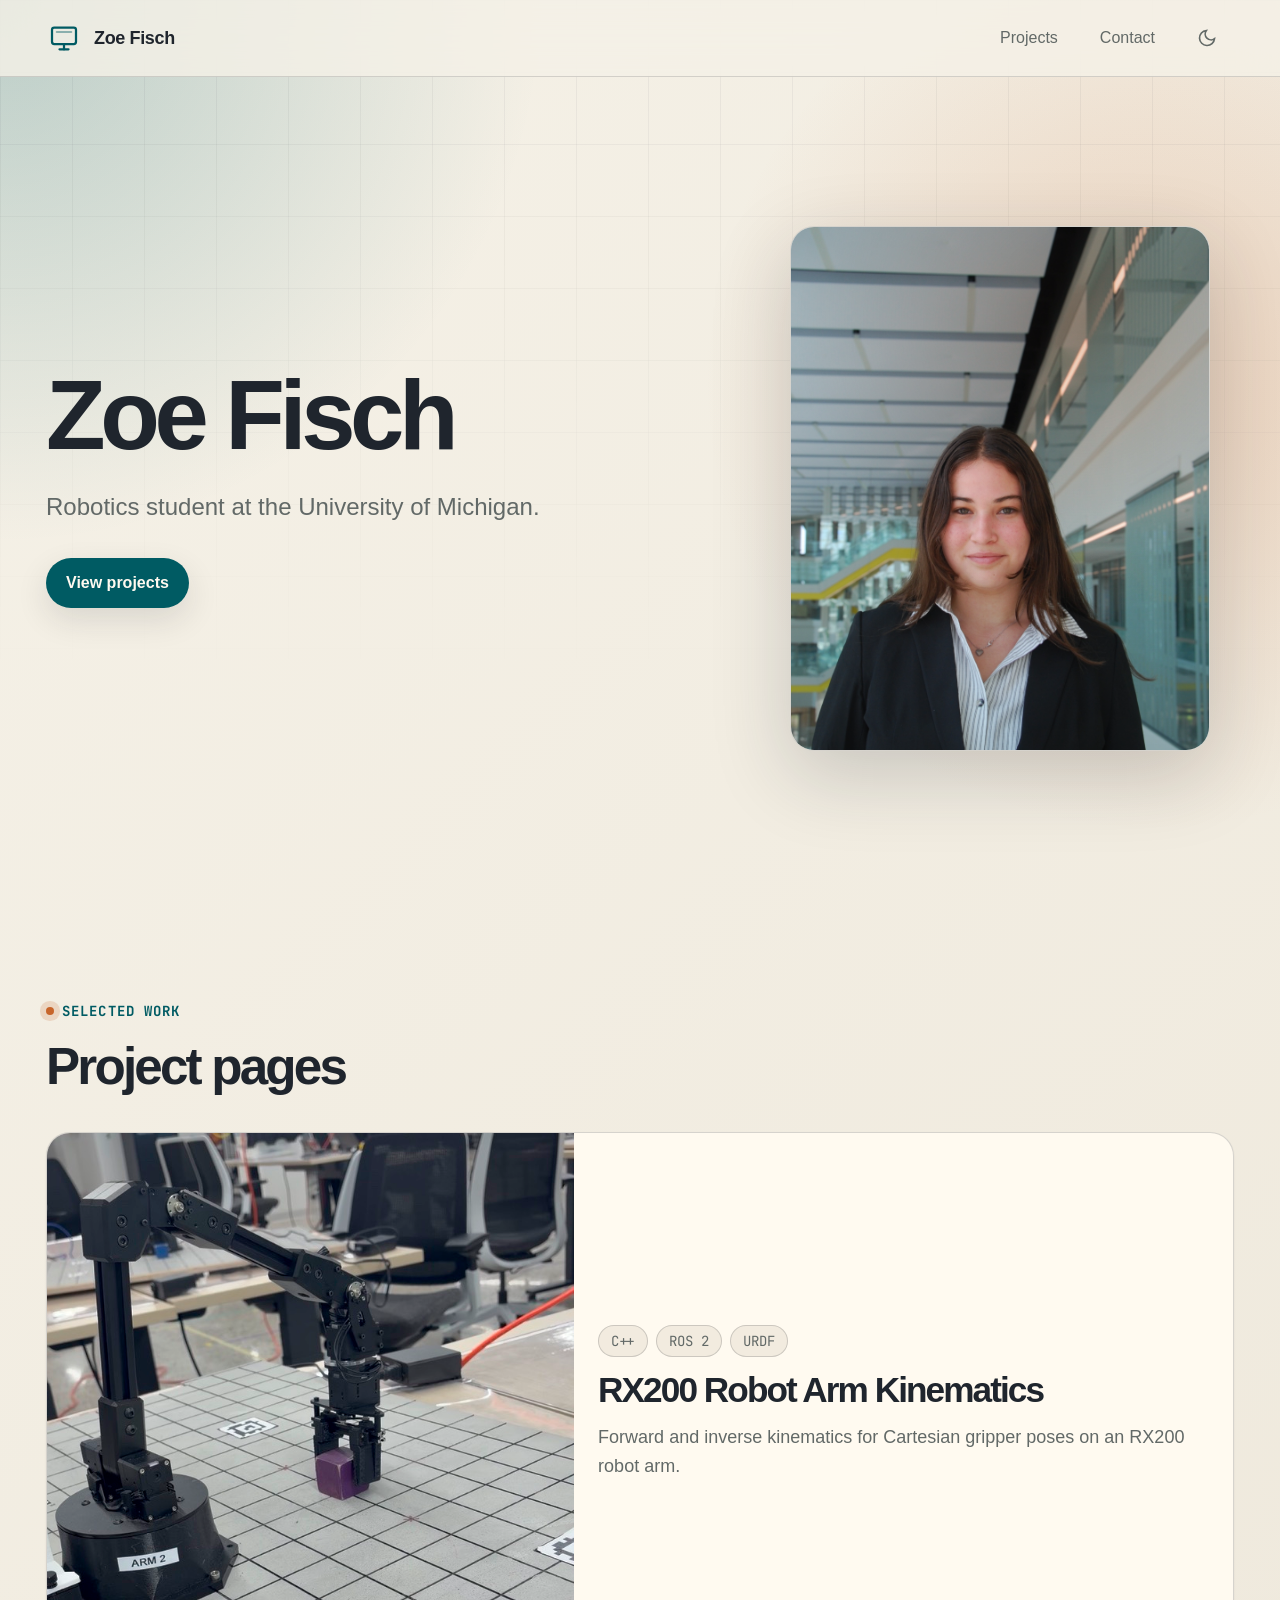
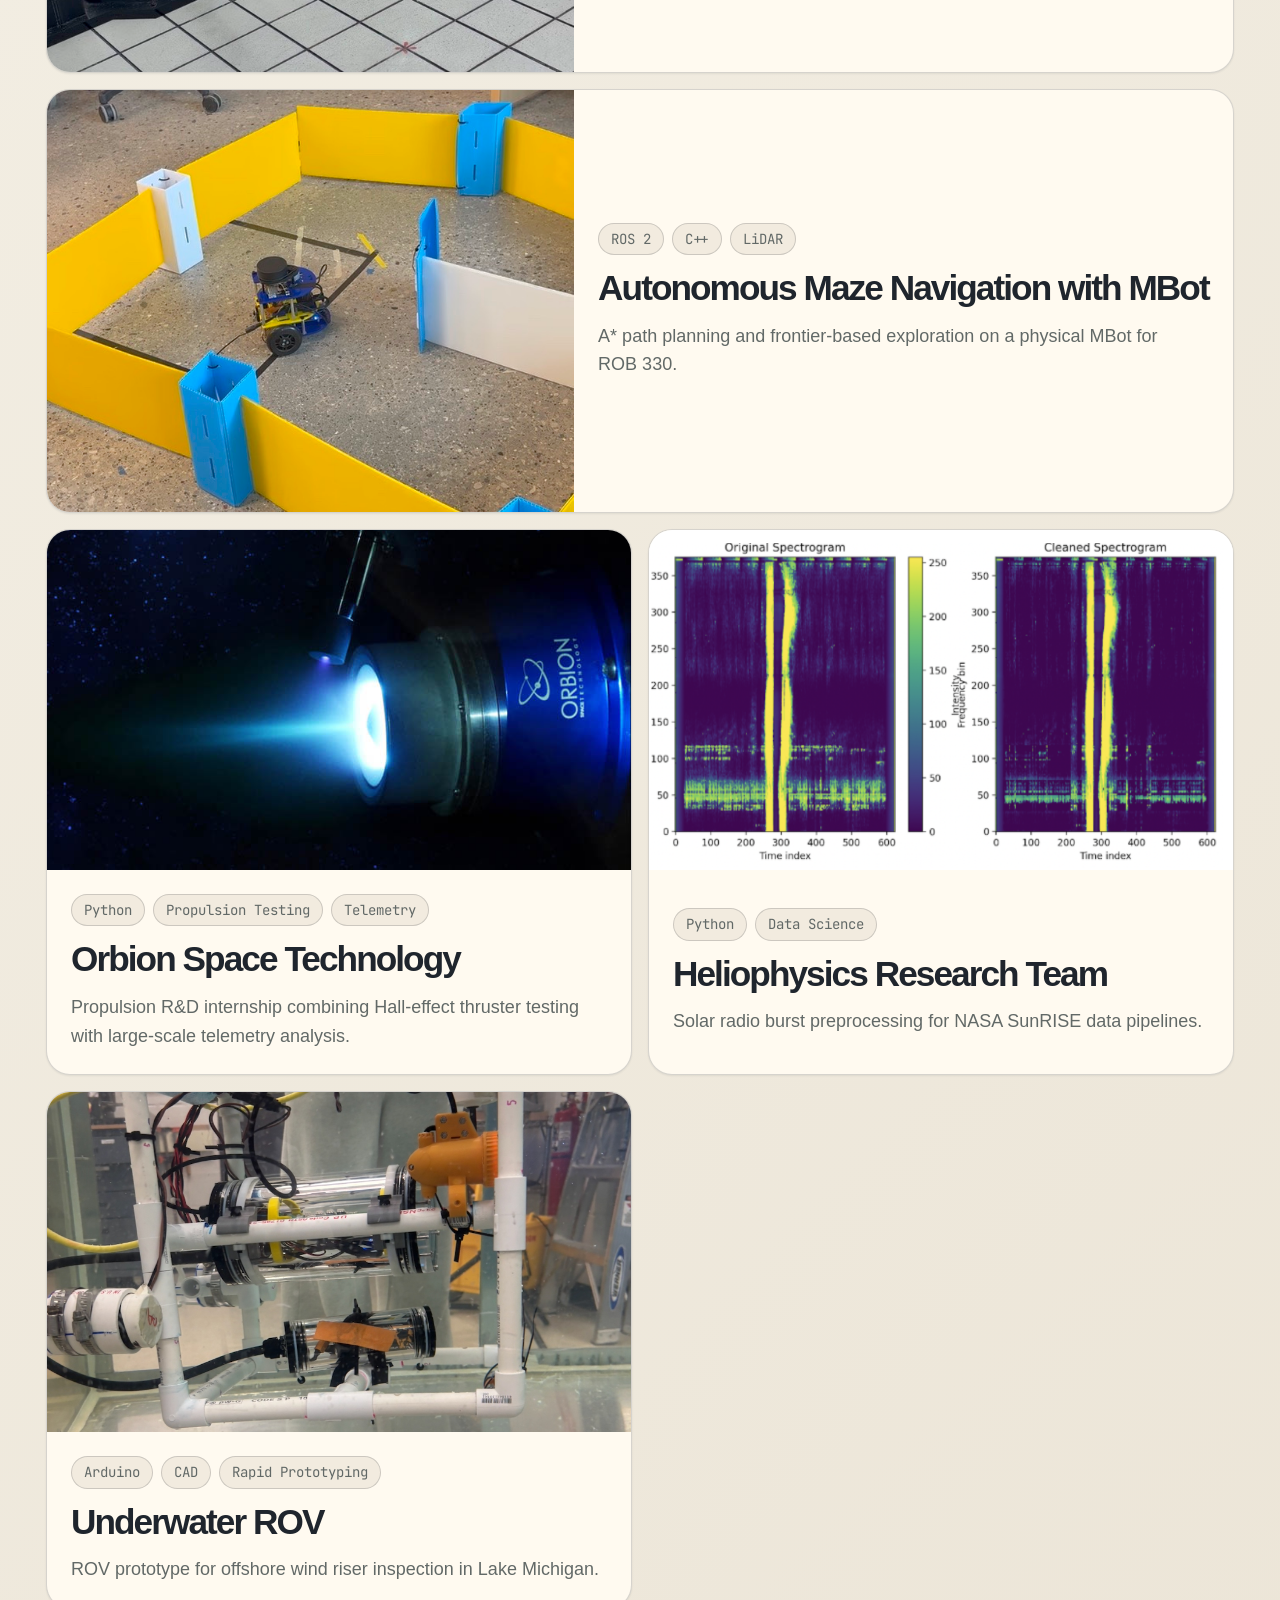
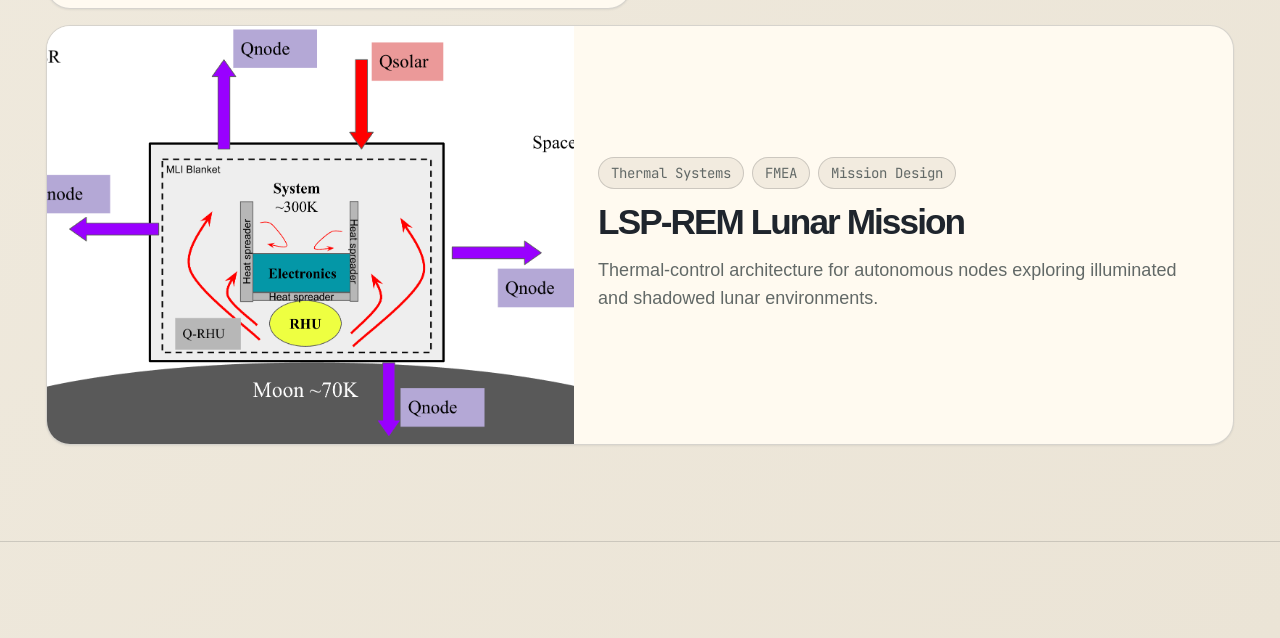
<file: index.html>
<!doctype html>
<html lang="en">
  <head>
    <meta charset="utf-8" />
    <meta name="viewport" content="width=device-width, initial-scale=1" />
    <title>Zoe Fisch | Robotics Engineering Portfolio</title>
    <meta
      name="description"
      content="Engineering portfolio for Zoe Fisch, a University of Michigan robotics engineer focused on autonomy and space exploration."
    />
    <meta property="og:title" content="Zoe Fisch | Robotics Engineering Portfolio" />
    <meta
      property="og:description"
      content="Robotics, autonomy, heliophysics, and engineering systems projects by Zoe Fisch."
    />
    <link rel="preconnect" href="https://api.fontshare.com" />
    <link
      href="https://api.fontshare.com/v2/css?f[]=cabinet-grotesk@400,500,700,800&f[]=satoshi@400,500,700&display=swap"
      rel="stylesheet"
    />
    <link rel="preconnect" href="https://fonts.googleapis.com" />
    <link rel="preconnect" href="https://fonts.gstatic.com" crossorigin />
    <link
      href="https://fonts.googleapis.com/css2?family=JetBrains+Mono:wght@400;600;700&display=swap"
      rel="stylesheet"
    />
    <link rel="stylesheet" href="style.css?v=4" />
    <script src="script.js" defer></script>
  </head>
  <body>
    <a class="skip-link" href="#main">Skip to content</a>
    <header class="site-header">
      <nav class="nav" aria-label="Primary navigation">
        <a class="brand" href="index.html" aria-label="Zoe Fisch home">
          <svg class="brand-mark" viewBox="0 0 48 48" fill="none" aria-hidden="true">
            <rect x="8" y="10" width="32" height="22" rx="3" stroke="currentColor" stroke-width="3" />
            <path d="M18 39H30" stroke="currentColor" stroke-width="3" stroke-linecap="round" />
            <path d="M24 32V39" stroke="currentColor" stroke-width="3" stroke-linecap="round" />
            <path d="M14 16H34" stroke="currentColor" stroke-width="2" stroke-linecap="round" opacity="0.55" />
          </svg>
          <span>Zoe Fisch</span>
        </a>
        <div class="nav-links">
          <a href="#projects">Projects</a>
          <a class="mobile-keep" href="mailto:zoefisch@umich.edu">Contact</a>
          <button class="theme-toggle" type="button" data-theme-toggle aria-label="Toggle color theme"></button>
        </div>
      </nav>
    </header>

    <main id="main">
      <section class="container hero" aria-labelledby="intro-title">
        <div>
          <h1 id="intro-title">Zoe Fisch</h1>
          <p class="hero-copy">
            Robotics student at the University of Michigan.
          </p>
          <div class="hero-actions">
            <a class="button button-primary" href="#projects">View projects</a>
          </div>
        </div>

        <figure class="hero-photo" aria-label="Portrait of Zoe Fisch" data-tilt>
          <img
            src="assets/images/zoe-headshot.jpg"
            alt="Portrait of Zoe Fisch"
            width="1080"
            height="1613"
            decoding="async"
          />
        </figure>
      </section>

      <section class="container section" id="projects" aria-labelledby="projects-title">
        <div class="section-header">
          <div>
            <span class="eyebrow">Selected work</span>
            <h2 id="projects-title">Project pages</h2>
          </div>
        </div>

        <div class="project-grid">
          <a class="project-card wide" href="projects/rx200-kinematics.html" data-tilt>
            <img
              src="assets/images/rx200-cover.jpg"
              alt="RX200 robot arm with its gripper around a purple block"
              width="675"
              height="690"
              loading="lazy"
              decoding="async"
            />
            <div class="project-card-content">
              <div class="tag-row">
                <span class="tag">C++</span>
                <span class="tag">ROS 2</span>
                <span class="tag">URDF</span>
              </div>
              <h3>RX200 Robot Arm Kinematics</h3>
              <p>Forward and inverse kinematics for Cartesian gripper poses on an RX200 robot arm.</p>
            </div>
          </a>

          <a class="project-card wide" href="projects/mbot-maze-navigation.html" data-tilt>
            <img
              src="assets/images/mbot-maze-cover.jpg"
              alt="LiDAR-equipped MBot inside the test maze"
              width="675"
              height="540"
              loading="lazy"
              decoding="async"
            />
            <div class="project-card-content">
              <div class="tag-row">
                <span class="tag">ROS 2</span>
                <span class="tag">C++</span>
                <span class="tag">LiDAR</span>
              </div>
              <h3>Autonomous Maze Navigation with MBot</h3>
              <p>A* path planning and frontier-based exploration on a physical MBot for ROB 330.</p>
            </div>
          </a>

          <a class="project-card medium" href="projects/new-project.html" data-tilt>
            <img
              src="assets/images/orbion-hall-effect-thruster.jpg"
              alt="Orbion Hall-effect thruster operating with xenon propellant"
              width="687"
              height="414"
              loading="lazy"
              decoding="async"
            />
            <div class="project-card-content">
              <div class="tag-row">
                <span class="tag">Python</span>
                <span class="tag">Propulsion Testing</span>
                <span class="tag">Telemetry</span>
              </div>
              <h3>Orbion Space Technology</h3>
              <p>Propulsion R&amp;D internship combining Hall-effect thruster testing with large-scale telemetry analysis.</p>
            </div>
          </a>

          <a class="project-card medium" href="projects/heliophysics.html" data-tilt>
            <img
              src="assets/images/heliophysics-spectrogram-comparison.png"
              alt="Original and cleaned spectrogram comparison after preprocessing"
              width="1094"
              height="606"
              loading="lazy"
              decoding="async"
            />
            <div class="project-card-content">
              <div class="tag-row">
                <span class="tag">Python</span>
                <span class="tag">Data Science</span>
              </div>
              <h3>Heliophysics Research Team</h3>
              <p>Solar radio burst preprocessing for NASA SunRISE data pipelines.</p>
            </div>
          </a>

          <a class="project-card medium" href="projects/underwater-rov.html" data-tilt>
            <img
              src="assets/images/rov-underwater-test.jpg"
              alt="Underwater ROV prototype being tested in a water tank"
              width="964"
              height="1148"
              loading="lazy"
              decoding="async"
            />
            <div class="project-card-content">
              <div class="tag-row">
                <span class="tag">Arduino</span>
                <span class="tag">CAD</span>
                <span class="tag">Rapid Prototyping</span>
              </div>
              <h3>Underwater ROV</h3>
              <p>ROV prototype for offshore wind riser inspection in Lake Michigan.</p>
            </div>
          </a>

          <a class="project-card wide" href="projects/lsp-rem.html" data-tilt>
            <img
              src="assets/images/lsp-rem-node-b-heat-flow.png"
              alt="Node B thermal heat-flow diagram for the LSP-REM lunar mission"
              width="2021"
              height="1152"
              loading="lazy"
              decoding="async"
            />
            <div class="project-card-content">
              <div class="tag-row">
                <span class="tag">Thermal Systems</span>
                <span class="tag">FMEA</span>
                <span class="tag">Mission Design</span>
              </div>
              <h3>LSP-REM Lunar Mission</h3>
              <p>Thermal-control architecture for autonomous nodes exploring illuminated and shadowed lunar environments.</p>
            </div>
          </a>

        </div>
      </section>
    </main>

    <footer class="footer">
      <div class="footer-inner">
      </div>
    </footer>
  </body>
</html>
</file>
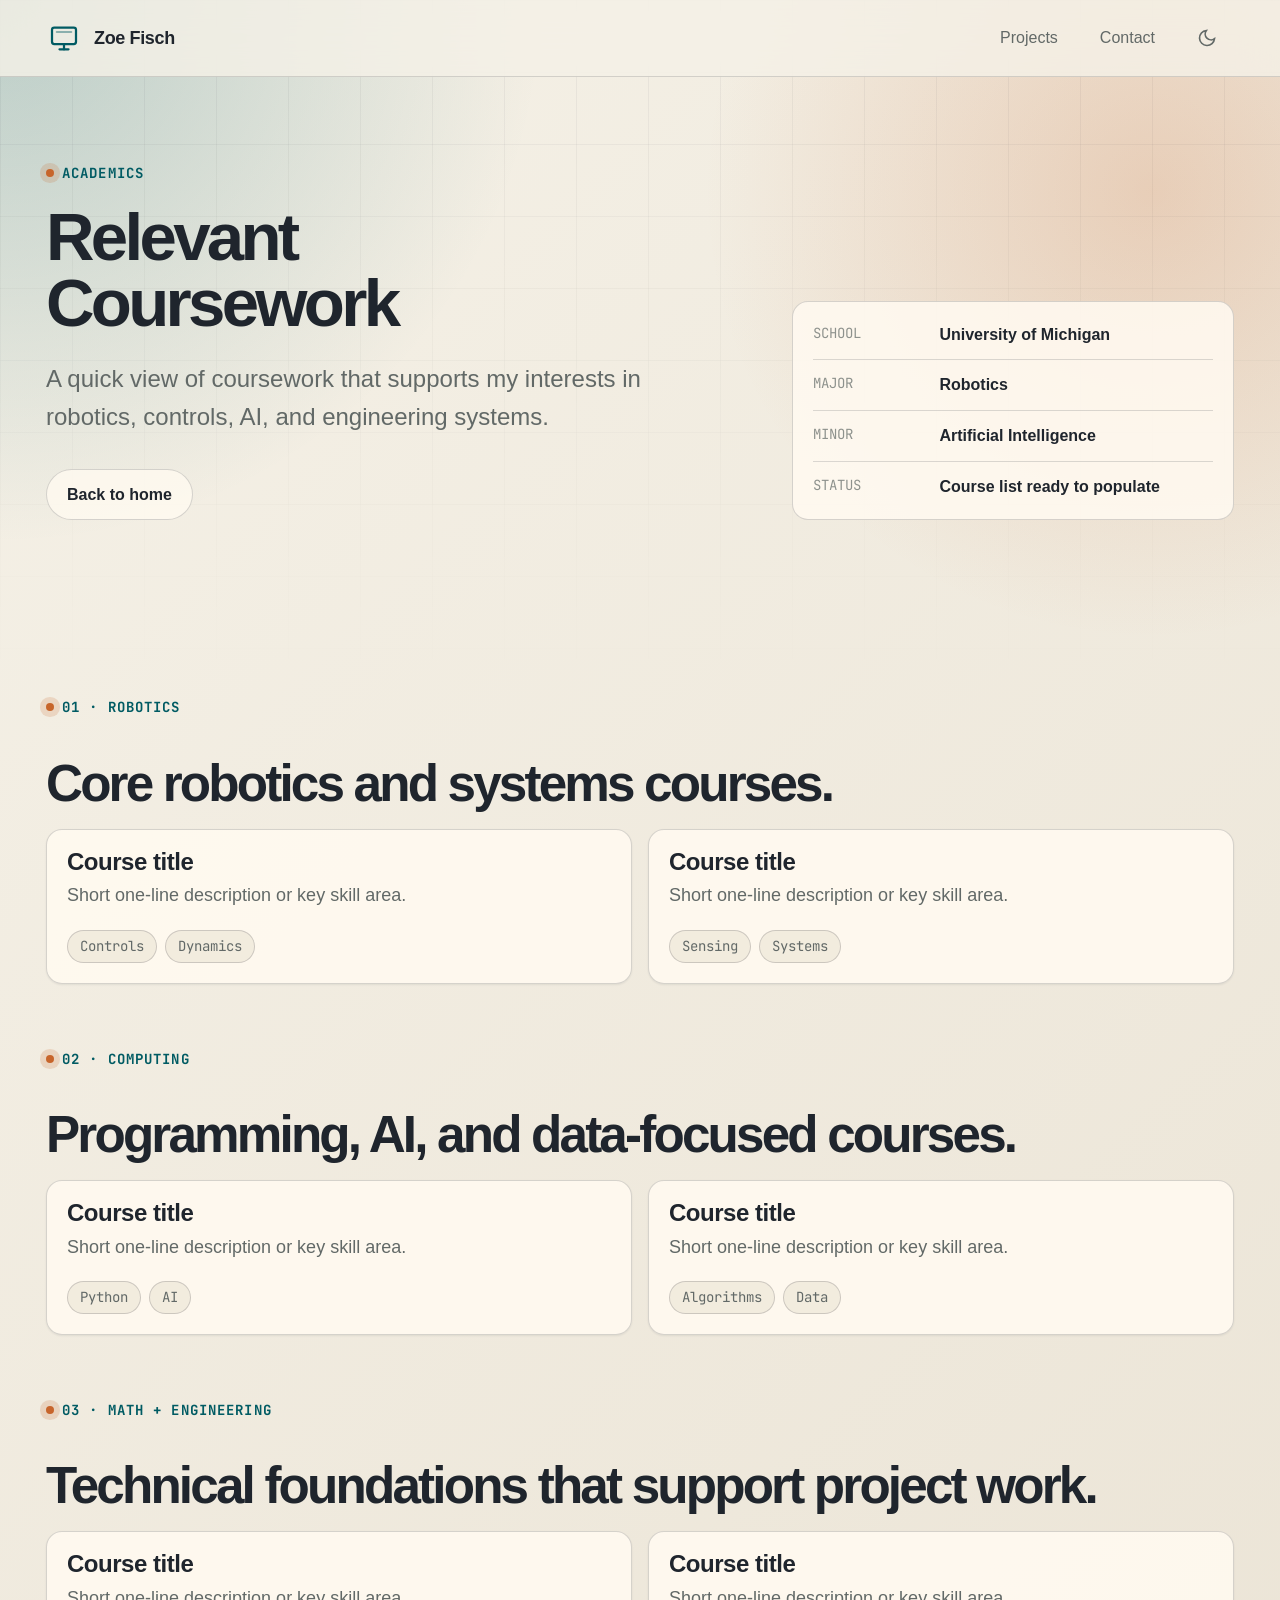
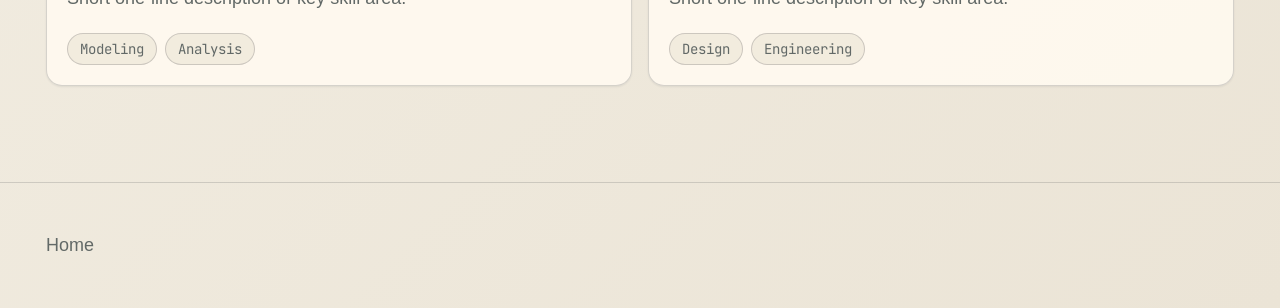
<file: coursework.html>
<!doctype html>
<html lang="en">
  <head>
    <meta charset="utf-8" />
    <meta name="viewport" content="width=device-width, initial-scale=1" />
    <title>Relevant Coursework | Zoe Fisch</title>
    <meta
      name="description"
      content="Relevant coursework page for Zoe Fisch."
    />
    <link rel="preconnect" href="https://api.fontshare.com" />
    <link
      href="https://api.fontshare.com/v2/css?f[]=cabinet-grotesk@400,500,700,800&f[]=satoshi@400,500,700&display=swap"
      rel="stylesheet"
    />
    <link rel="preconnect" href="https://fonts.googleapis.com" />
    <link rel="preconnect" href="https://fonts.gstatic.com" crossorigin />
    <link
      href="https://fonts.googleapis.com/css2?family=JetBrains+Mono:wght@400;600;700&display=swap"
      rel="stylesheet"
    />
    <link rel="stylesheet" href="style.css" />
    <script src="script.js" defer></script>
  </head>
  <body>
    <a class="skip-link" href="#main">Skip to content</a>
    <header class="site-header">
      <nav class="nav" aria-label="Primary navigation">
        <a class="brand" href="index.html" aria-label="Zoe Fisch home">
          <svg class="brand-mark" viewBox="0 0 48 48" fill="none" aria-hidden="true">
            <rect x="8" y="10" width="32" height="22" rx="3" stroke="currentColor" stroke-width="3" />
            <path d="M18 39H30" stroke="currentColor" stroke-width="3" stroke-linecap="round" />
            <path d="M24 32V39" stroke="currentColor" stroke-width="3" stroke-linecap="round" />
            <path d="M14 16H34" stroke="currentColor" stroke-width="2" stroke-linecap="round" opacity="0.55" />
          </svg>
          <span>Zoe Fisch</span>
        </a>
        <div class="nav-links">
          <a href="index.html#projects">Projects</a>
          <a class="mobile-keep" href="mailto:zoefisch@umich.edu">Contact</a>
          <button class="theme-toggle" type="button" data-theme-toggle aria-label="Toggle color theme"></button>
        </div>
      </nav>
    </header>

    <main id="main">
      <section class="container page-hero">
        <div>
          <span class="eyebrow">Academics</span>
          <h1>Relevant Coursework</h1>
          <p>
            A quick view of coursework that supports my interests in robotics, controls, AI, and engineering systems.
          </p>
          <div class="button-row">
            <a class="button button-secondary" href="index.html">Back to home</a>
          </div>
        </div>
        <aside class="project-meta" aria-label="Coursework metadata">
          <div class="meta-row"><span>School</span><strong>University of Michigan</strong></div>
          <div class="meta-row"><span>Major</span><strong>Robotics</strong></div>
          <div class="meta-row"><span>Minor</span><strong>Artificial Intelligence</strong></div>
          <div class="meta-row"><span>Status</span><strong>Course list ready to populate</strong></div>
        </aside>
      </section>

      <section class="container section">
        <div class="case-content">
          <article class="case-section">
            <span class="eyebrow">01 · Robotics</span>
            <h2>Core robotics and systems courses.</h2>
            <div class="report-grid">
              <div class="report-card">
                <h3>Course title</h3>
                <p>Short one-line description or key skill area.</p>
                <div class="tag-row">
                  <span class="tag">Controls</span>
                  <span class="tag">Dynamics</span>
                </div>
              </div>
              <div class="report-card">
                <h3>Course title</h3>
                <p>Short one-line description or key skill area.</p>
                <div class="tag-row">
                  <span class="tag">Sensing</span>
                  <span class="tag">Systems</span>
                </div>
              </div>
            </div>
          </article>

          <article class="case-section">
            <span class="eyebrow">02 · Computing</span>
            <h2>Programming, AI, and data-focused courses.</h2>
            <div class="report-grid">
              <div class="report-card">
                <h3>Course title</h3>
                <p>Short one-line description or key skill area.</p>
                <div class="tag-row">
                  <span class="tag">Python</span>
                  <span class="tag">AI</span>
                </div>
              </div>
              <div class="report-card">
                <h3>Course title</h3>
                <p>Short one-line description or key skill area.</p>
                <div class="tag-row">
                  <span class="tag">Algorithms</span>
                  <span class="tag">Data</span>
                </div>
              </div>
            </div>
          </article>

          <article class="case-section">
            <span class="eyebrow">03 · Math + Engineering</span>
            <h2>Technical foundations that support project work.</h2>
            <div class="report-grid">
              <div class="report-card">
                <h3>Course title</h3>
                <p>Short one-line description or key skill area.</p>
                <div class="tag-row">
                  <span class="tag">Modeling</span>
                  <span class="tag">Analysis</span>
                </div>
              </div>
              <div class="report-card">
                <h3>Course title</h3>
                <p>Short one-line description or key skill area.</p>
                <div class="tag-row">
                  <span class="tag">Design</span>
                  <span class="tag">Engineering</span>
                </div>
              </div>
            </div>
          </article>
        </div>
      </section>
    </main>

    <footer class="footer">
      <div class="footer-inner">
        <p><a href="index.html">Home</a></p>
      </div>
    </footer>
  </body>
</html>
</file>
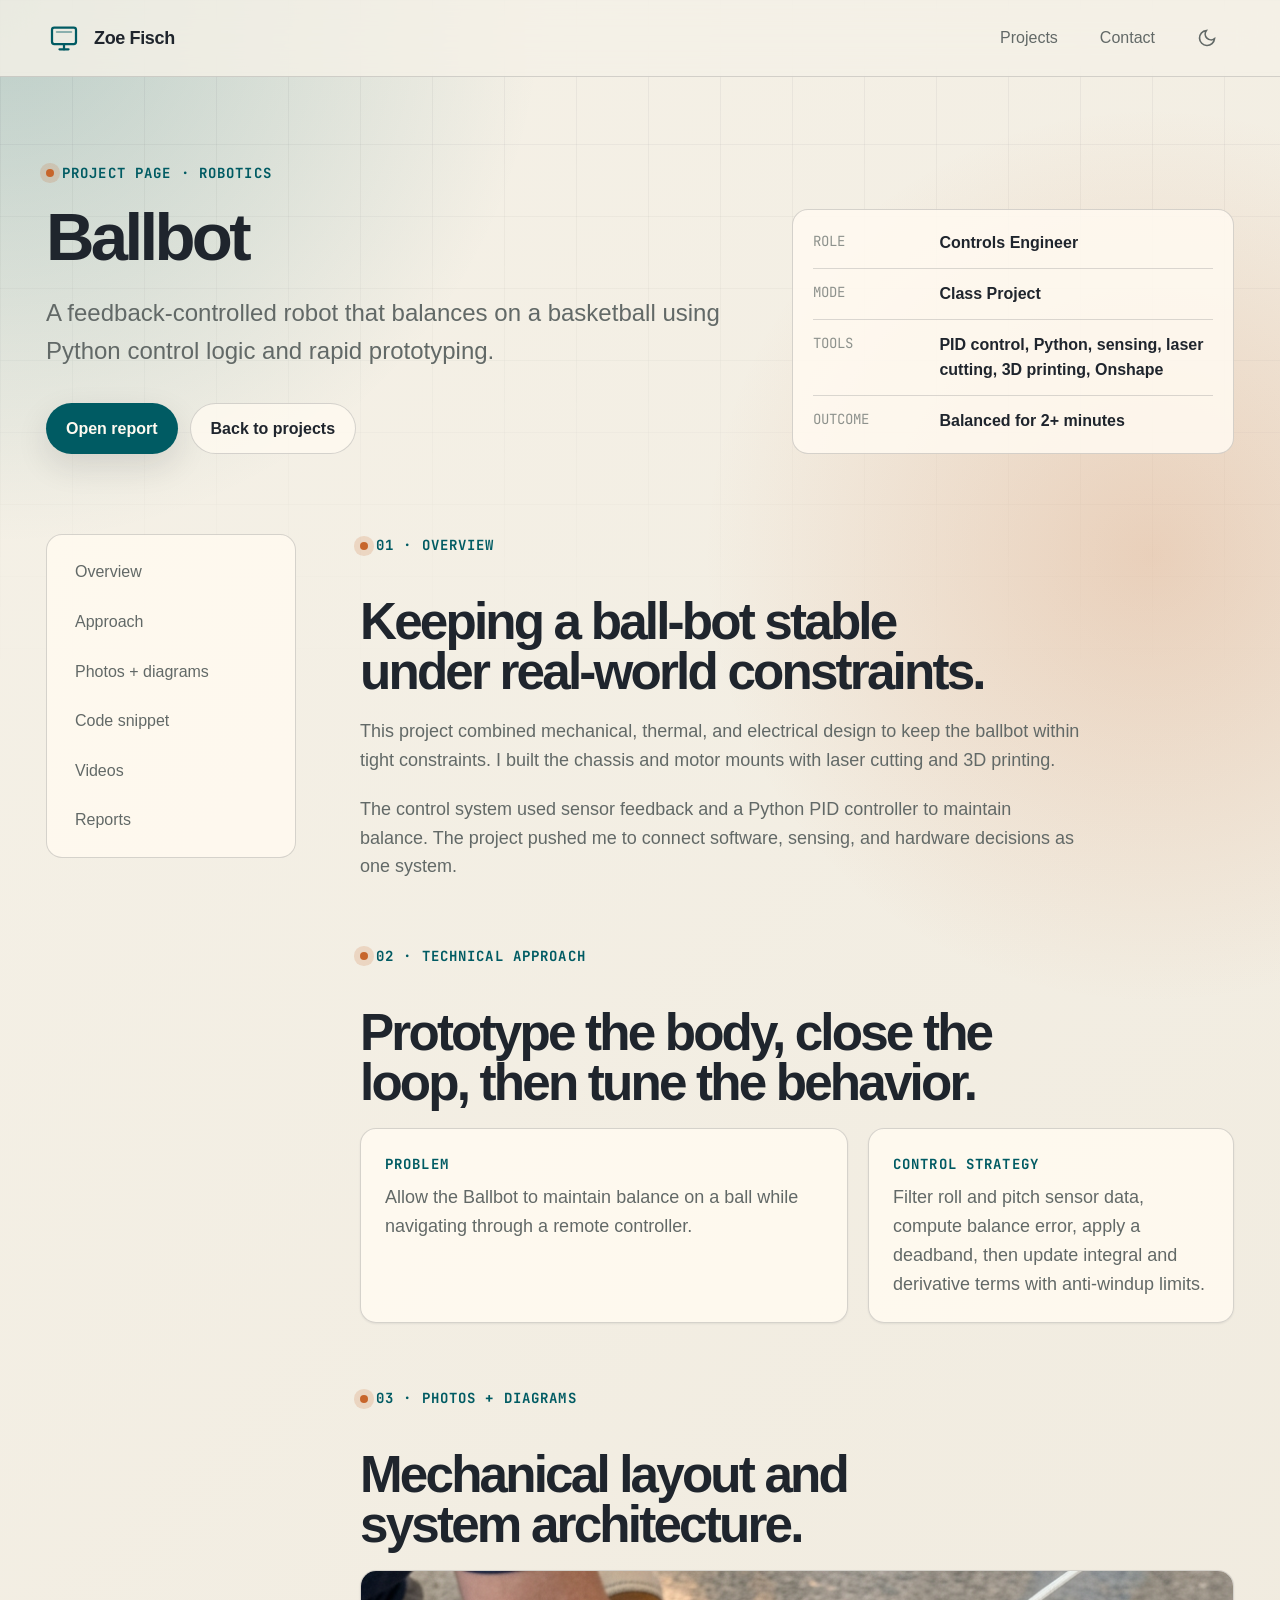
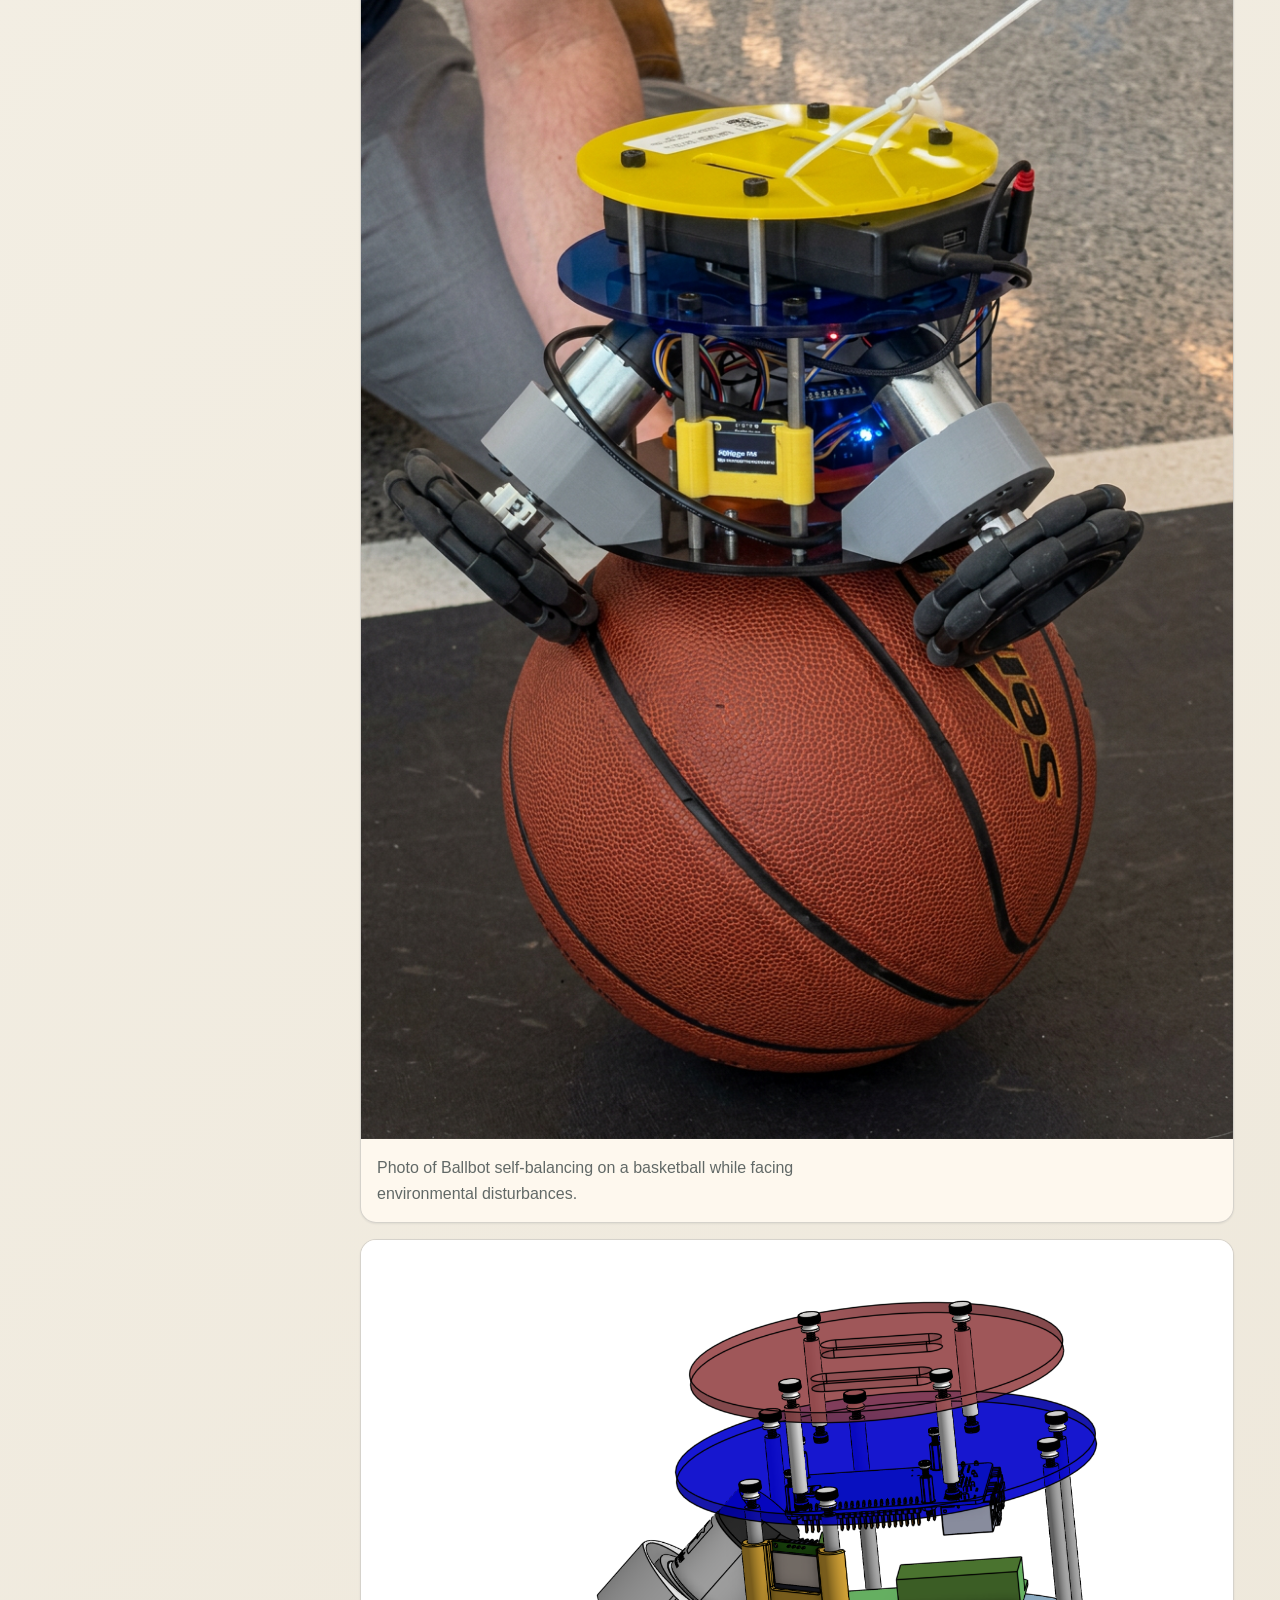
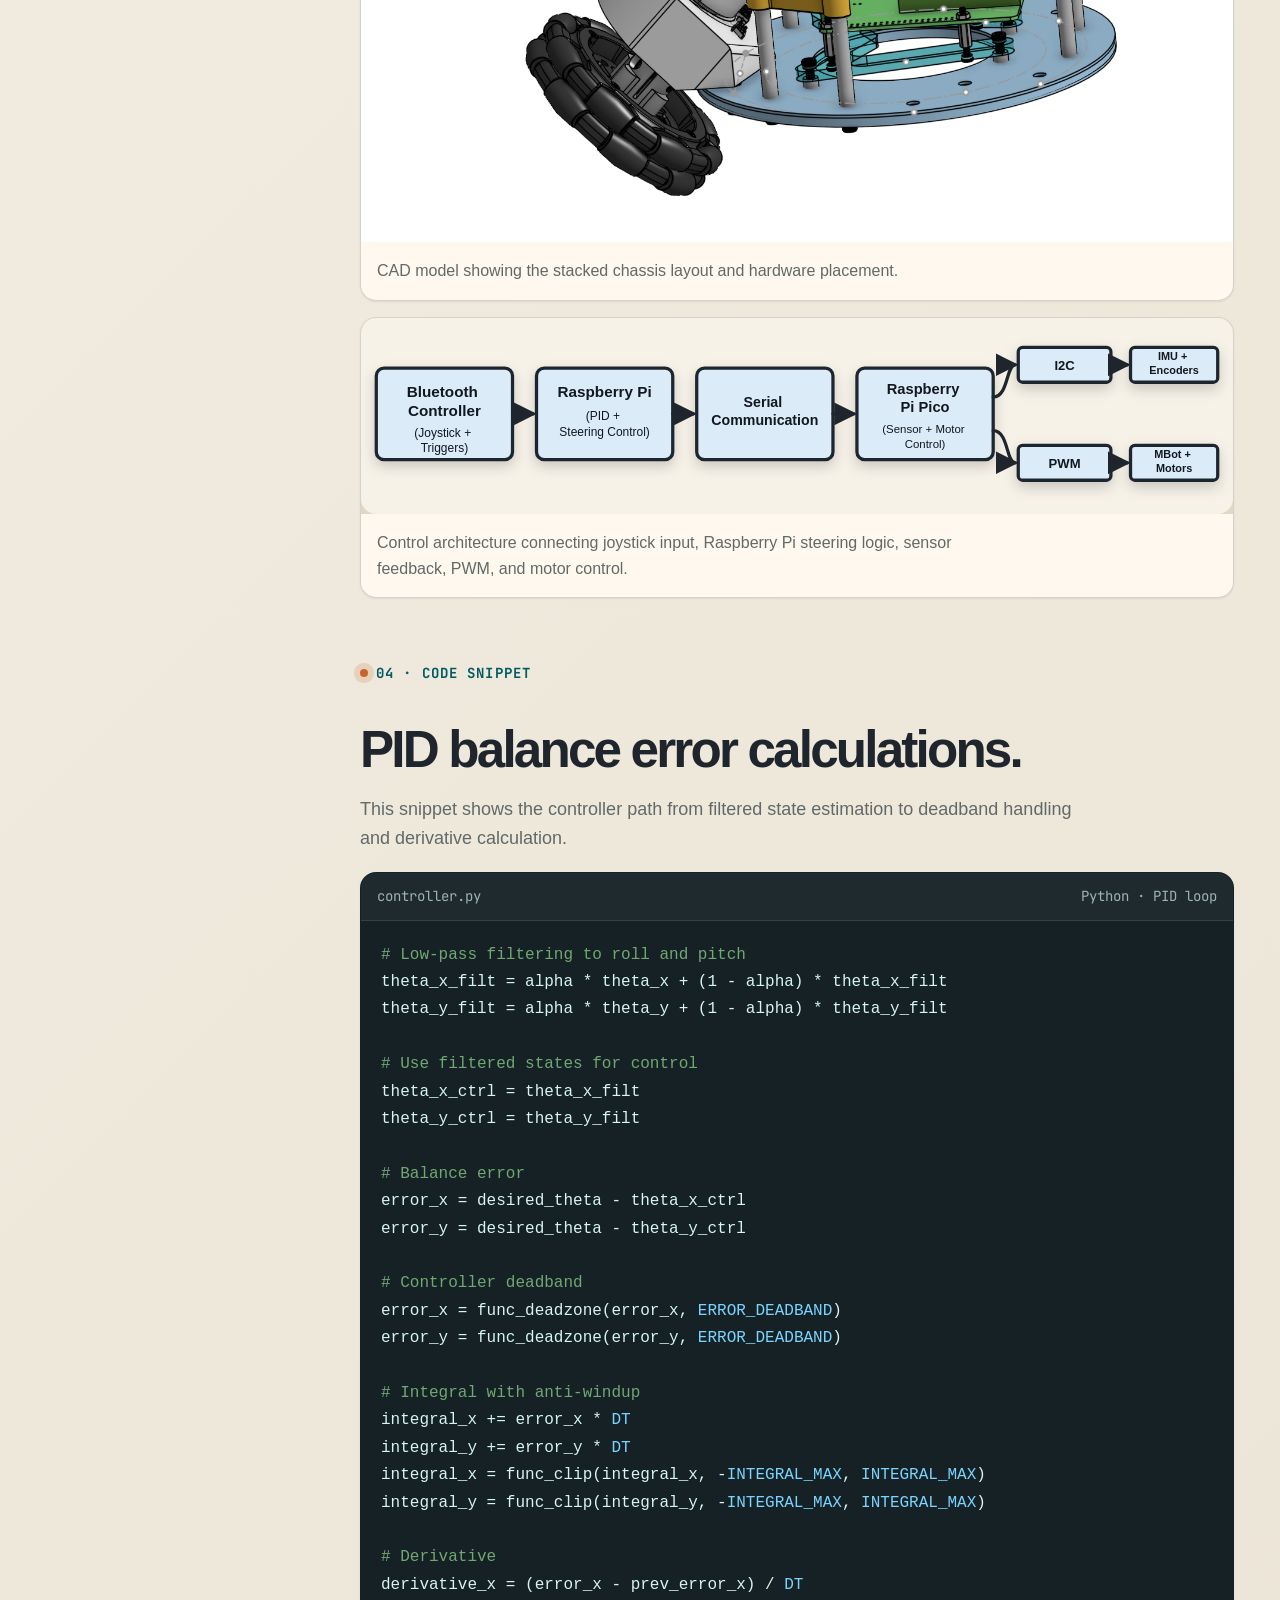
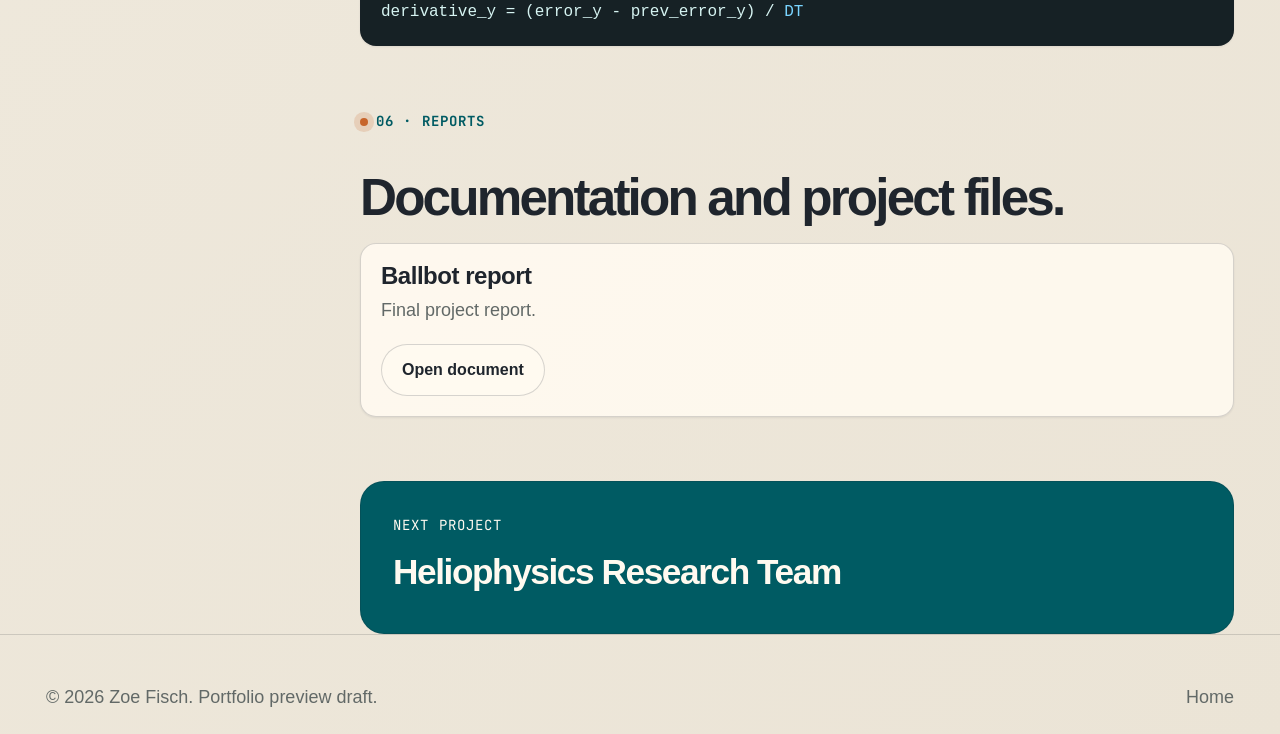
<file: projects/ballbot.html>
<!doctype html>
<html lang="en">
  <head>
    <meta charset="utf-8" />
    <meta name="viewport" content="width=device-width, initial-scale=1" />
    <title>Ballbot | Zoe Fisch</title>
    <meta
      name="description"
      content="Ballbot project case study by Zoe Fisch: feedback-controlled robot that balances on a basketball."
    />
    <link rel="preconnect" href="https://api.fontshare.com" />
    <link
      href="https://api.fontshare.com/v2/css?f[]=cabinet-grotesk@400,500,700,800&f[]=satoshi@400,500,700&display=swap"
      rel="stylesheet"
    />
    <link rel="preconnect" href="https://fonts.googleapis.com" />
    <link rel="preconnect" href="https://fonts.gstatic.com" crossorigin />
    <link href="https://fonts.googleapis.com/css2?family=JetBrains+Mono:wght@400;600;700&display=swap" rel="stylesheet" />
    <link rel="stylesheet" href="../style.css" />
    <script src="../script.js" defer></script>
  </head>
  <body>
    <a class="skip-link" href="#main">Skip to content</a>
    <header class="site-header">
      <nav class="nav" aria-label="Primary navigation">
        <a class="brand" href="../index.html" aria-label="Zoe Fisch home">
          <svg class="brand-mark" viewBox="0 0 48 48" fill="none" aria-hidden="true">
            <rect x="8" y="10" width="32" height="22" rx="3" stroke="currentColor" stroke-width="3" />
            <path d="M18 39H30" stroke="currentColor" stroke-width="3" stroke-linecap="round" />
            <path d="M24 32V39" stroke="currentColor" stroke-width="3" stroke-linecap="round" />
            <path d="M14 16H34" stroke="currentColor" stroke-width="2" stroke-linecap="round" opacity="0.55" />
          </svg>
          <span>Zoe Fisch</span>
        </a>
        <div class="nav-links">
          <a href="../index.html#projects">Projects</a>
          <a class="mobile-keep" href="mailto:zoefisch@umich.edu">Contact</a>
          <button class="theme-toggle" type="button" data-theme-toggle aria-label="Toggle color theme"></button>
        </div>
      </nav>
    </header>

    <main id="main">
      <section class="container page-hero">
        <div>
          <span class="eyebrow">Project page · Robotics</span>
          <h1>Ballbot</h1>
          <p>
            A feedback-controlled robot that balances on a basketball using Python control logic and rapid prototyping.
          </p>
          <div class="button-row">
            <a
              class="button button-primary"
              href="https://docs.google.com/document/d/1qgX4NlNa8jGUAAXRf7Jbf3NqZIeP_G6Xsi2c7W8MoPc/edit?usp=sharing"
              target="_blank"
              rel="noreferrer"
              >Open report</a
            >
            <a class="button button-secondary" href="../index.html#projects">Back to projects</a>
          </div>
        </div>
        <aside class="project-meta" aria-label="Project metadata">
          <div class="meta-row"><span>Role</span><strong>Controls Engineer</strong></div>
          <div class="meta-row"><span>Mode</span><strong>Class Project</strong></div>
          <div class="meta-row"><span>Tools</span><strong>PID control, Python, sensing, laser cutting, 3D printing, Onshape</strong></div>
          <div class="meta-row"><span>Outcome</span><strong>Balanced for 2+ minutes</strong></div>
        </aside>
      </section>

      <section class="container case-layout">
        <nav class="case-nav" aria-label="Project sections">
          <a href="#overview">Overview</a>
          <a href="#approach">Approach</a>
          <a href="#media">Photos + diagrams</a>
          <a href="#code">Code snippet</a>
          <a href="#videos">Videos</a>
          <a href="#reports">Reports</a>
        </nav>

        <div class="case-content">
          <article class="case-section" id="overview">
            <span class="eyebrow">01 · Overview</span>
            <h2>Keeping a ball-bot stable under real-world constraints.</h2>
            <p>
              This project combined mechanical, thermal, and electrical design to keep the ballbot within tight
              constraints. I built the chassis and motor mounts with laser cutting and 3D printing.
            </p>
            <p>
              The control system used sensor feedback and a Python PID controller to maintain balance. The project
              pushed me to connect software, sensing, and hardware decisions as one system.
            </p>
          </article>

          <article class="case-section" id="approach">
            <span class="eyebrow">02 · Technical approach</span>
            <h2>Prototype the body, close the loop, then tune the behavior.</h2>
            <div class="split">
              <div class="callout">
                <strong>Problem</strong>
                <p>
                  Allow the Ballbot to maintain balance on a ball while navigating through a remote controller.
                </p>
              </div>
              <div class="callout">
                <strong>Control strategy</strong>
                <p>
                  Filter roll and pitch sensor data, compute balance error, apply a deadband, then update integral and
                  derivative terms with anti-windup limits.
                </p>
              </div>
            </div>
          </article>

          <article class="case-section" id="media">
            <span class="eyebrow">03 · Photos + diagrams</span>
            <h2>Mechanical layout and system architecture.</h2>
            <div class="gallery">
              <figure class="media-frame wide">
                <img
                  src="../assets/images/ballbot-cover-ai-enhanced.png"
                  alt="Enhanced photo of the Ballbot prototype balancing on a basketball"
                  width="1024"
                  height="1365"
                  loading="lazy"
                  decoding="async"
                />
                <figcaption>Photo of Ballbot self-balancing on a basketball while facing environmental disturbances.</figcaption>
              </figure>
              <figure class="media-frame wide">
                <img
                  src="../assets/images/ballbot-cad.png"
                  alt="CAD rendering showing Ballbot chassis plates, supports, electronics, and omni wheel"
                  width="1466"
                  height="1012"
                  loading="lazy"
                  decoding="async"
                />
                <figcaption>CAD model showing the stacked chassis layout and hardware placement.</figcaption>
              </figure>
              <figure class="media-frame wide">
                <img
                  src="../assets/images/ballbot-control-architecture.svg"
                  alt="Block diagram of Ballbot controller architecture from Bluetooth controller to Raspberry Pi Pico outputs"
                  width="1600"
                  height="360"
                  loading="lazy"
                  decoding="async"
                />
                <figcaption>Control architecture connecting joystick input, Raspberry Pi steering logic, sensor feedback, PWM, and motor control.</figcaption>
              </figure>
            </div>
          </article>

          <article class="case-section" id="code">
            <span class="eyebrow">04 · Code snippet</span>
            <h2>PID balance error calculations.</h2>
            <p>
              This snippet shows the controller path from filtered state estimation to deadband handling and derivative
              calculation.
            </p>
            <div class="code-panel">
              <div class="code-toolbar"><span>controller.py</span><span>Python · PID loop</span></div>
              <pre><code><span class="comment"># Low-pass filtering to roll and pitch</span>
theta_x_filt = alpha * theta_x + (1 - alpha) * theta_x_filt
theta_y_filt = alpha * theta_y + (1 - alpha) * theta_y_filt

<span class="comment"># Use filtered states for control</span>
theta_x_ctrl = theta_x_filt
theta_y_ctrl = theta_y_filt

<span class="comment"># Balance error</span>
error_x = desired_theta - theta_x_ctrl
error_y = desired_theta - theta_y_ctrl

<span class="comment"># Controller deadband</span>
error_x = func_deadzone(error_x, <span class="constant">ERROR_DEADBAND</span>)
error_y = func_deadzone(error_y, <span class="constant">ERROR_DEADBAND</span>)

<span class="comment"># Integral with anti-windup</span>
integral_x += error_x * <span class="constant">DT</span>
integral_y += error_y * <span class="constant">DT</span>
integral_x = func_clip(integral_x, -<span class="constant">INTEGRAL_MAX</span>, <span class="constant">INTEGRAL_MAX</span>)
integral_y = func_clip(integral_y, -<span class="constant">INTEGRAL_MAX</span>, <span class="constant">INTEGRAL_MAX</span>)

<span class="comment"># Derivative</span>
derivative_x = (error_x - prev_error_x) / <span class="constant">DT</span>
derivative_y = (error_y - prev_error_y) / <span class="constant">DT</span></code></pre>
            </div>
          </article>

          <article class="case-section" id="reports">
            <span class="eyebrow">06 · Reports</span>
            <h2>Documentation and project files.</h2>
            <div class="report-grid">
              <div class="report-card">
                <h3>Ballbot report</h3>
                <p>Final project report.</p>
                <a
                  class="button button-secondary"
                  href="https://docs.google.com/document/d/1qgX4NlNa8jGUAAXRf7Jbf3NqZIeP_G6Xsi2c7W8MoPc/edit?usp=sharing"
                  target="_blank"
                  rel="noreferrer"
                  >Open document</a
                >
              </div>
            </div>
          </article>

          <a class="next-project" href="heliophysics.html">
            <span>Next project</span>
            <strong>Heliophysics Research Team</strong>
          </a>
        </div>
      </section>
    </main>

    <footer class="footer">
      <div class="footer-inner">
        <p>© 2026 Zoe Fisch. Portfolio preview draft.</p>
        <p><a href="../index.html">Home</a></p>
      </div>
    </footer>
  <script data-pplx-inline-edit>
(function () {
  if (window === window.top) return;

  const allowedParentOrigins = ["https://www.perplexity.ai","https://perplexity.ai","https://testing.perplexity.ai","https://staging.perplexity.ai","https://*.preview.i.perplexity.ai","http://localhost:3000","http://127.0.0.1:3000","http://localhost:5173","http://127.0.0.1:5173"];
  const MAX_FONT_BYTES = 500 * 1024;
  const MAX_TOTAL_FONT_BYTES = 2 * 1024 * 1024;
  let scrollForwarding = false;
  let scrollRaf = 0;
  let trustedTopOrigin = null;

  // Allow entries like "https://*.preview.i.perplexity.ai" — the wildcard
  // matches a single DNS label (no dots), so "https://*.foo" cannot stretch
  // across multiple labels.
  function matchesAllowedOrigin(origin) {
    if (!origin) return false;
    for (const entry of allowedParentOrigins) {
      if (!entry.includes("*")) {
        if (entry === origin) return true;
        continue;
      }
      const pattern = new RegExp(
        "^" +
          entry.replace(/[.+?^${}()|[\]\\]/g, "\\$&").replace(/\*/g, "[^.]+") +
          "$",
      );
      if (pattern.test(origin)) return true;
    }
    return false;
  }

  // Trust decision: when the sender is same-origin-visible (event.origin is a
  // real origin like https://www.perplexity.ai) we trust event.origin directly.
  // When event.origin is "null" (opaque broker srcdoc), we fall back to the
  // broker's stamped `parentOrigin` to identify the top window. The fallback
  // is claim-only — we rely on the browser's native `targetOrigin` enforcement
  // on the response path (see postToTrustedTop) to ensure replies can't be
  // delivered to anyone but the actual top window of that claimed origin.
  function getTrustedParentOrigin(event) {
    const forwardedParentOrigin =
      typeof event.data.parentOrigin === "string" ? event.data.parentOrigin : null;
    const parentOrigin = event.origin === "null" ? forwardedParentOrigin : event.origin;
    return matchesAllowedOrigin(parentOrigin) ? parentOrigin : null;
  }

  // All responses go to window.top with targetOrigin = the allowlisted origin.
  // An attacker that iframes us inside their own null-origin broker can claim
  // any parentOrigin they like, but the browser will drop the reply whenever
  // the real top's origin doesn't match — so the screenshot never leaves.
  function postToTrustedTop(message) {
    if (!trustedTopOrigin) return;
    try {
      window.top.postMessage(message, trustedTopOrigin);
    } catch (_error) {}
  }

  function inlineAll(original, clone) {
    if (original.nodeType !== 1 || clone.nodeType !== 1) return;

    try {
      const computedStyle = getComputedStyle(original);
      // cssText on a computed style is the serialized declaration in modern
      // Chromium/Safari — a single read beats enumerating ~400 longhand
      // properties. Firefox returns "" here, so we fall back on empty.
      const serialized = computedStyle.cssText;
      if (serialized) {
        clone.style.cssText = serialized;
      } else {
        const parts = new Array(computedStyle.length);
        for (let index = 0; index < computedStyle.length; index += 1) {
          const property = computedStyle[index];
          parts[index] = `${property}:${computedStyle.getPropertyValue(property)};`;
        }
        clone.style.cssText = parts.join("");
      }
    } catch (_error) {}

    const originalChildren = original.children;
    const clonedChildren = clone.children;
    for (
      let index = 0;
      index < originalChildren.length && index < clonedChildren.length;
      index += 1
    ) {
      inlineAll(originalChildren[index], clonedChildren[index]);
    }
  }

  function extractFontUrl(srcValue) {
    const matches = [
      ...srcValue.matchAll(
        /url\(["']?([^"')]+)["']?\)(?:\s*format\(["']?([^"')]+)["']?\))?/gi,
      ),
    ];
    if (matches.length === 0) return null;
    const woff2 = matches.find((m) => m[2] && m[2].toLowerCase().includes("woff2"));
    if (woff2) return woff2[1];
    const woff = matches.find((m) => m[2] && m[2].toLowerCase().includes("woff"));
    if (woff) return woff[1];
    return matches[0][1];
  }

  // Cache resolved font URL -> data URI across captures. Fonts on a page
  // essentially never change, and a batch run emits multiple captures back to
  // back — without this we'd refetch + re-base64 every time.
  const fontDataUriCache = new Map();
  const SRC_DECLARATION_RE = /src\s*:\s*[^;}]+/i;

  async function fetchAsDataUri(url) {
    if (fontDataUriCache.has(url)) return fontDataUriCache.get(url);
    let dataUri = null;
    try {
      const response = await fetch(url, { mode: "cors", credentials: "omit" });
      if (response.ok) {
        const blob = await response.blob();
        if (blob.size <= MAX_FONT_BYTES) {
          dataUri = await new Promise((resolve) => {
            const reader = new FileReader();
            reader.onloadend = () =>
              resolve(typeof reader.result === "string" ? reader.result : null);
            reader.onerror = () => resolve(null);
            reader.readAsDataURL(blob);
          });
        }
      }
    } catch (_error) {
      dataUri = null;
    }
    fontDataUriCache.set(url, dataUri);
    return dataUri;
  }

  function collectFontFaceRuleTexts() {
    const rules = [];
    for (const sheet of document.styleSheets) {
      let cssRules;
      try {
        cssRules = sheet.cssRules;
      } catch (_error) {
        continue;
      }
      if (!cssRules) continue;
      for (const rule of cssRules) {
        const cssText = rule.cssText || "";
        if (cssText.startsWith("@font-face")) rules.push(cssText);
      }
    }
    return rules;
  }

  async function buildInlinedFontCss() {
    const ruleTexts = collectFontFaceRuleTexts();
    if (ruleTexts.length === 0) return null;

    const resolved = ruleTexts.map((cssText) => {
      if (!SRC_DECLARATION_RE.test(cssText)) return null;
      const srcMatch = cssText.match(/src\s*:\s*([^;}]+)[;}]/i);
      if (!srcMatch) return null;
      const url = extractFontUrl(srcMatch[1]);
      if (!url) return null;
      try {
        return { cssText, url: new URL(url, document.baseURI).href };
      } catch (_error) {
        return null;
      }
    });

    const dataUris = await Promise.all(
      resolved.map((entry) => (entry ? fetchAsDataUri(entry.url) : Promise.resolve(null))),
    );

    const inlined = [];
    let totalBytes = 0;
    for (let index = 0; index < resolved.length; index += 1) {
      const entry = resolved[index];
      const dataUri = dataUris[index];
      if (!entry || !dataUri) continue;
      const approxBytes = dataUri.length * 0.75;
      if (totalBytes + approxBytes > MAX_TOTAL_FONT_BYTES) break;
      totalBytes += approxBytes;
      inlined.push(entry.cssText.replace(SRC_DECLARATION_RE, `src: url("${dataUri}")`));
    }
    return inlined.length > 0 ? inlined.join("\n") : null;
  }

  function stripExternal(clone) {
    const images = clone.querySelectorAll("img");
    for (let index = 0; index < images.length; index += 1) {
      const src = images[index].getAttribute("src");
      if (src && !src.startsWith("data:")) images[index].removeAttribute("src");
    }

    const elements = clone.querySelectorAll("*");
    for (let index = 0; index < elements.length; index += 1) {
      const style = elements[index].style.cssText;
      if (style && style.includes("url(")) {
        elements[index].style.cssText = style.replace(
          /url\(["']?(?!data:)[^)"']*["']?\)/gi,
          "none",
        );
      }
    }
  }

  function emitScroll() {
    scrollRaf = 0;
    if (!scrollForwarding) return;
    postToTrustedTop({
      type: "INLINE_EDIT_SCROLL",
      scrollX: window.scrollX,
      scrollY: window.scrollY,
    });
  }

  window.addEventListener(
    "scroll",
    function () {
      if (!scrollForwarding || scrollRaf) return;
      scrollRaf = requestAnimationFrame(emitScroll);
    },
    { passive: true, capture: true },
  );

  async function handleCaptureRequest(event) {
    const requestId = event.data.requestId;
    const scrollX = window.scrollX;
    const scrollY = window.scrollY;
    const width = window.innerWidth;
    const height = window.innerHeight;

    function postResult(dataUrl) {
      postToTrustedTop({
        type: "INLINE_EDIT_SCREENSHOT_RESULT",
        requestId,
        dataUrl,
        scrollX,
        scrollY,
      });
    }

    try {
      // Wait for any pending web fonts to resolve so both inline metrics and
      // the @font-face inlining below see the same loaded faces.
      if (document.fonts && document.fonts.ready) {
        try {
          await document.fonts.ready;
        } catch (_error) {}
      }

      const clone = document.documentElement.cloneNode(true);
      inlineAll(document.documentElement, clone);

      const removedNodes = clone.querySelectorAll("script,link[rel=\"stylesheet\"],style");
      for (let index = 0; index < removedNodes.length; index += 1) {
        removedNodes[index].remove();
      }

      stripExternal(clone);

      // Re-embed web fonts as data-URI @font-face rules so the SVG rasterizer
      // can resolve them — external font URLs aren't fetched during
      // foreignObject rendering, which would otherwise force a fallback face
      // and change text metrics.
      const inlinedFontCss = await buildInlinedFontCss();
      if (inlinedFontCss) {
        const styleEl = document.createElement("style");
        styleEl.textContent = inlinedFontCss;
        const head = clone.querySelector("head");
        if (head) head.appendChild(styleEl);
        else clone.insertBefore(styleEl, clone.firstChild);
      }

      const html = new XMLSerializer().serializeToString(clone);
      const svg =
        `<svg xmlns="http://www.w3.org/2000/svg" width="${width}" height="${height}">` +
        '<foreignObject width="100%" height="100%">' +
        `<div xmlns="http://www.w3.org/1999/xhtml" style="width:${width}px;height:${height}px;overflow:hidden">` +
        `<div style="transform:translate(-${scrollX}px,-${scrollY}px);transform-origin:top left">` +
        html +
        "</div></div></foreignObject></svg>";
      const svgUrl = `data:image/svg+xml;charset=utf-8,${encodeURIComponent(svg)}`;
      const image = new Image();
      image.onload = function () {
        const canvas = document.createElement("canvas");
        canvas.width = width;
        canvas.height = height;
        canvas.getContext("2d").drawImage(image, 0, 0);
        postResult(canvas.toDataURL("image/png"));
      };
      image.onerror = function () {
        postResult(null);
      };
      image.src = svgUrl;
    } catch (_error) {
      postResult(null);
    }
  }

  window.addEventListener("message", function (event) {
    if (!event.data) return;
    // Only accept messages from the direct parent frame. Blocks sibling /
    // unrelated-window postMessage senders that could otherwise reach us.
    if (event.source !== window.parent) return;

    const trustedParentOrigin = getTrustedParentOrigin(event);
    if (!trustedParentOrigin) return;
    trustedTopOrigin = trustedParentOrigin;

    if (event.data.type === "INLINE_EDIT_SCROLL_START") {
      scrollForwarding = true;
      emitScroll();
      return;
    }

    if (event.data.type === "INLINE_EDIT_SCROLL_STOP") {
      scrollForwarding = false;
      if (scrollRaf) cancelAnimationFrame(scrollRaf);
      scrollRaf = 0;
      return;
    }

    if (event.data.type !== "INLINE_EDIT_CAPTURE_REQUEST") return;

    handleCaptureRequest(event);
  });
})();

</script></body>
</html>
</file>
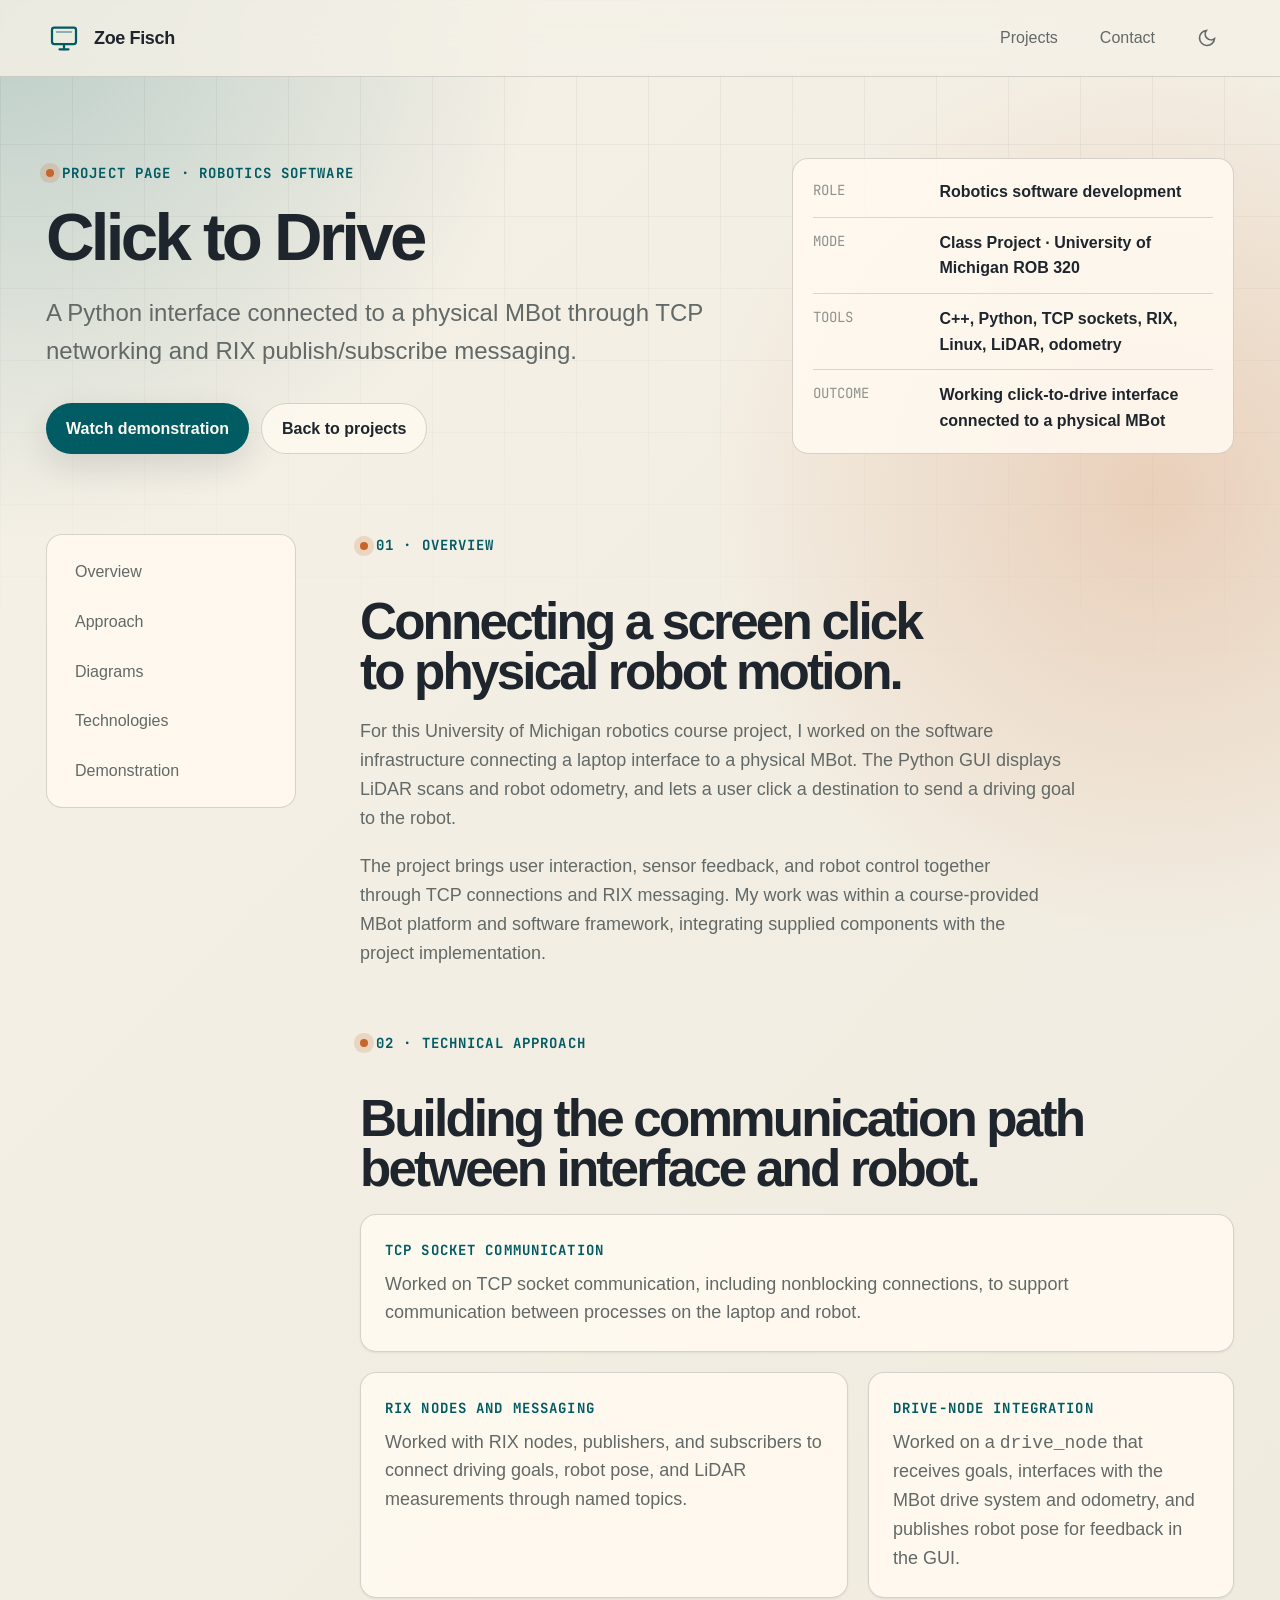
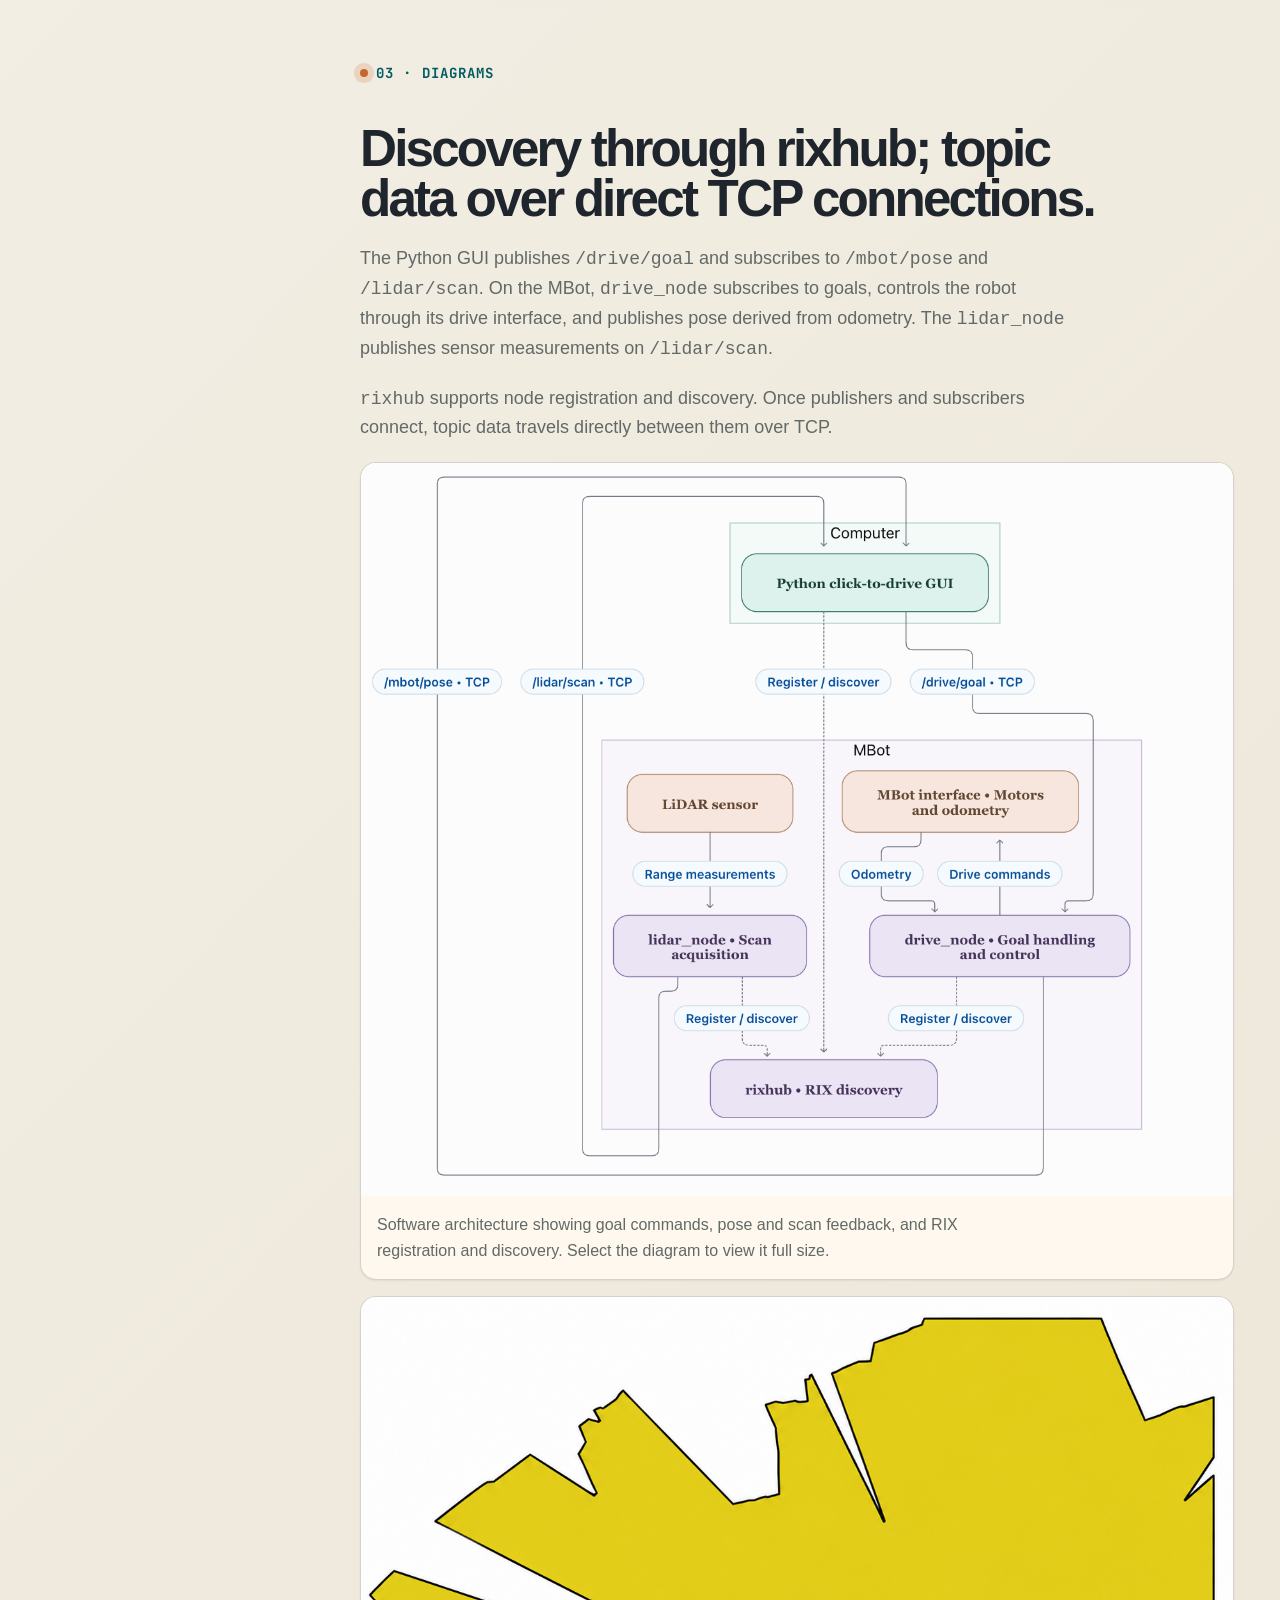
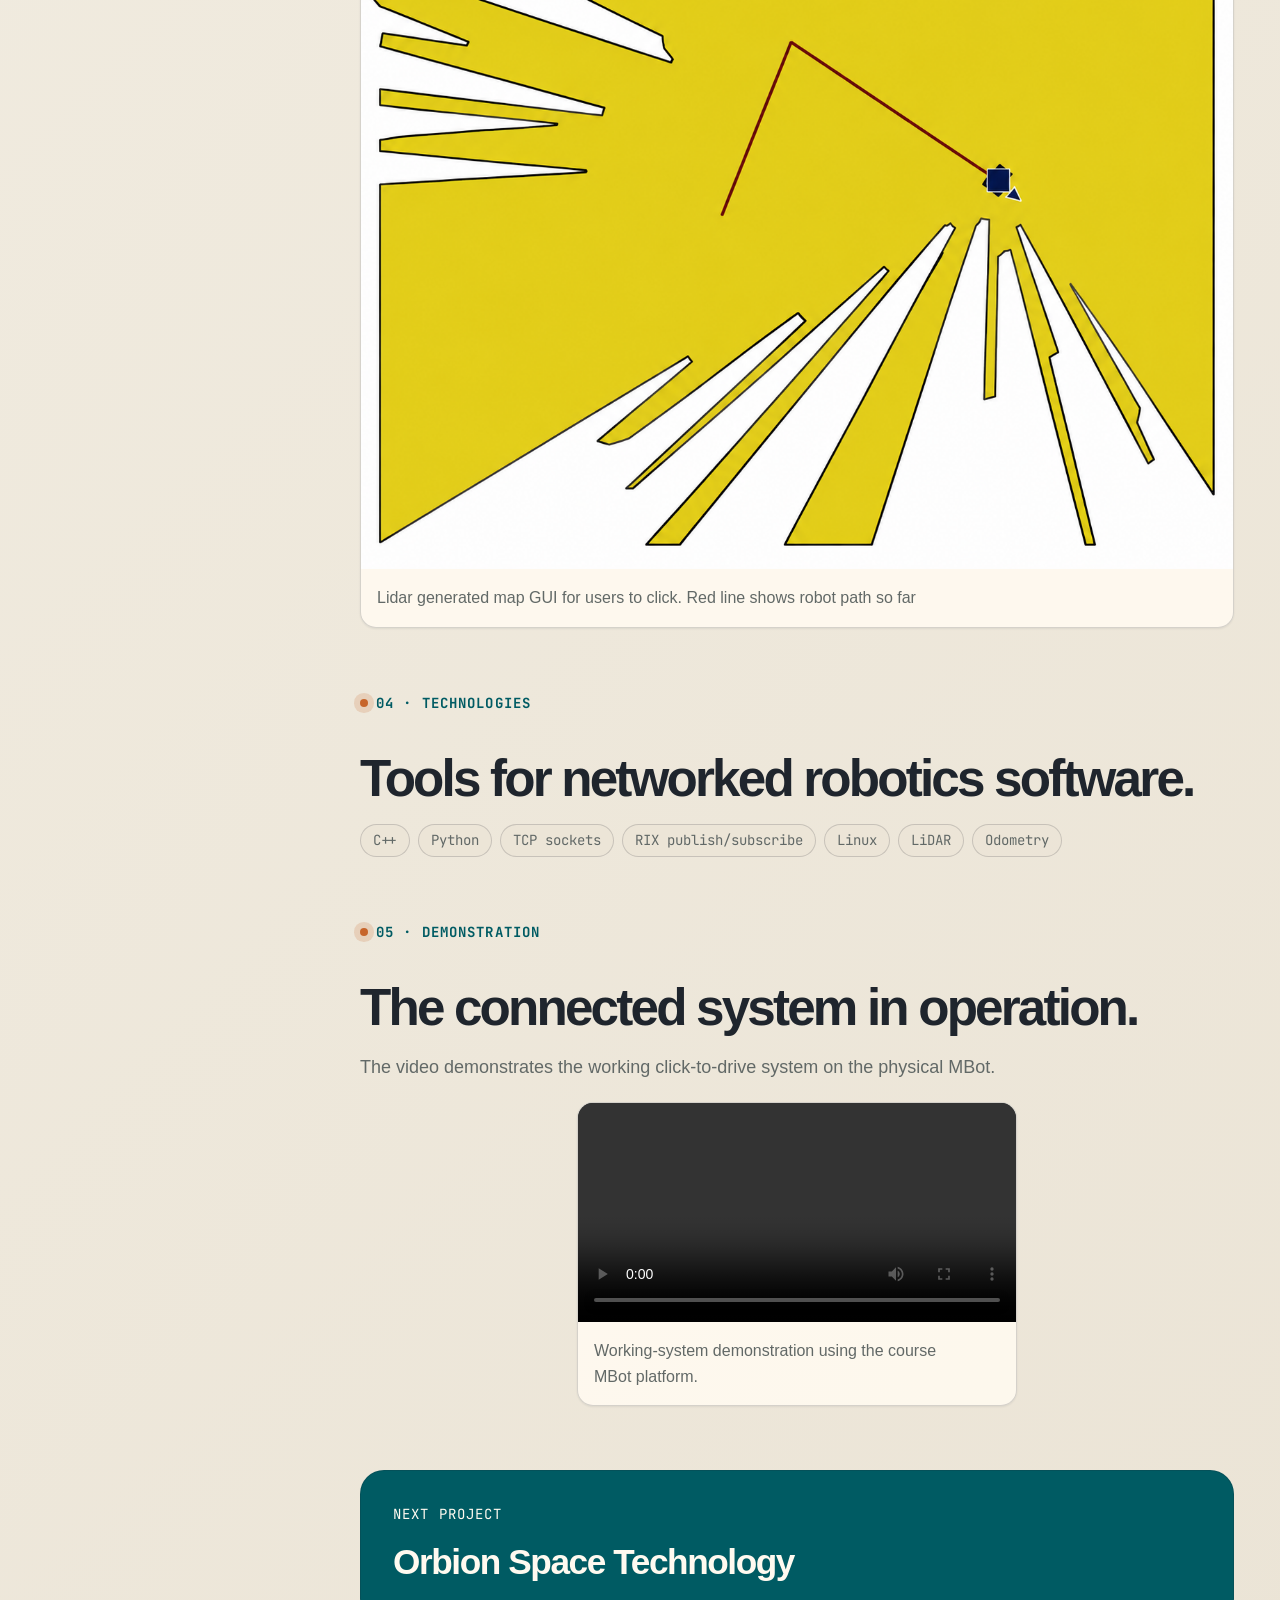
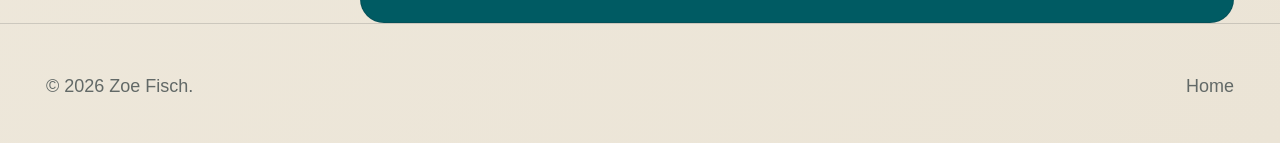
<file: projects/click-to-drive.html>
<!doctype html>
<html lang="en">
  <head>
    <meta charset="utf-8" />
    <meta name="viewport" content="width=device-width, initial-scale=1" />
    <title>Click to Drive | Zoe Fisch</title>
    <meta
      name="description"
      content="University of Michigan ROB 320 course project connecting a Python click-to-drive GUI to an MBot through TCP sockets and RIX publish/subscribe messaging."
    />
    <link rel="preconnect" href="https://api.fontshare.com" />
    <link
      href="https://api.fontshare.com/v2/css?f[]=cabinet-grotesk@400,500,700,800&f[]=satoshi@400,500,700&display=swap"
      rel="stylesheet"
    />
    <link rel="preconnect" href="https://fonts.googleapis.com" />
    <link rel="preconnect" href="https://fonts.gstatic.com" crossorigin />
    <link href="https://fonts.googleapis.com/css2?family=JetBrains+Mono:wght@400;600;700&display=swap" rel="stylesheet" />
    <link rel="stylesheet" href="../style.css" />
    <script src="../script.js" defer></script>
  </head>
  <body>
    <a class="skip-link" href="#main">Skip to content</a>
    <header class="site-header">
      <nav class="nav" aria-label="Primary navigation">
        <a class="brand" href="../index.html" aria-label="Zoe Fisch home">
          <svg class="brand-mark" viewBox="0 0 48 48" fill="none" aria-hidden="true">
            <rect x="8" y="10" width="32" height="22" rx="3" stroke="currentColor" stroke-width="3" />
            <path d="M18 39H30" stroke="currentColor" stroke-width="3" stroke-linecap="round" />
            <path d="M24 32V39" stroke="currentColor" stroke-width="3" stroke-linecap="round" />
            <path d="M14 16H34" stroke="currentColor" stroke-width="2" stroke-linecap="round" opacity="0.55" />
          </svg>
          <span>Zoe Fisch</span>
        </a>
        <div class="nav-links">
          <a href="../index.html#projects">Projects</a>
          <a class="mobile-keep" href="mailto:zoefisch@umich.edu">Contact</a>
          <button class="theme-toggle" type="button" data-theme-toggle aria-label="Toggle color theme"></button>
        </div>
      </nav>
    </header>

    <main id="main">
      <section class="container page-hero">
        <div>
          <span class="eyebrow">Project page · Robotics software</span>
          <h1>Click to Drive</h1>
          <p>A Python interface connected to a physical MBot through TCP networking and RIX publish/subscribe messaging.</p>
          <div class="button-row">
            <a class="button button-primary" href="#demonstration">Watch demonstration</a>
            <a class="button button-secondary" href="../index.html#projects">Back to projects</a>
          </div>
        </div>
        <aside class="project-meta" aria-label="Project metadata">
          <div class="meta-row"><span>Role</span><strong>Robotics software development</strong></div>
          <div class="meta-row"><span>Mode</span><strong>Class Project · University of Michigan ROB 320</strong></div>
          <div class="meta-row"><span>Tools</span><strong>C++, Python, TCP sockets, RIX, Linux, LiDAR, odometry</strong></div>
          <div class="meta-row"><span>Outcome</span><strong>Working click-to-drive interface connected to a physical MBot</strong></div>
        </aside>
      </section>
      <section class="container case-layout">
        <nav class="case-nav" aria-label="Project sections">
          <a href="#overview">Overview</a>
          <a href="#approach">Approach</a>
          <a href="#media">Diagrams</a>
          <a href="#technologies">Technologies</a>
          <a href="#demonstration">Demonstration</a>
        </nav>
        <div class="case-content">
          <article class="case-section" id="overview">
            <span class="eyebrow">01 · Overview</span>
            <h2>Connecting a screen click to physical robot motion.</h2>
            <p>For this University of Michigan robotics course project, I worked on the software infrastructure connecting a laptop interface to a physical MBot. The Python GUI displays LiDAR scans and robot odometry, and lets a user click a destination to send a driving goal to the robot.</p>
            <p>The project brings user interaction, sensor feedback, and robot control together through TCP connections and RIX messaging. My work was within a course-provided MBot platform and software framework, integrating supplied components with the project implementation.</p>
          </article>
          <article class="case-section" id="approach">
            <span class="eyebrow">02 · Technical approach</span>
            <h2>Building the communication path between interface and robot.</h2>
            <div class="callout">
              <strong>TCP socket communication</strong>
              <p>Worked on TCP socket communication, including nonblocking connections, to support communication between processes on the laptop and robot.</p>
            </div>
            <div class="split">
              <div class="callout">
                <strong>RIX nodes and messaging</strong>
                <p>Worked with RIX nodes, publishers, and subscribers to connect driving goals, robot pose, and LiDAR measurements through named topics.</p>
              </div>
              <div class="callout">
                <strong>Drive-node integration</strong>
                <p>Worked on a <code>drive_node</code> that receives goals, interfaces with the MBot drive system and odometry, and publishes robot pose for feedback in the GUI.</p>
              </div>
            </div>
          </article>
          <article class="case-section" id="media">
            <span class="eyebrow">03 · Diagrams</span>
            <h2>Discovery through rixhub; topic data over direct TCP connections.</h2>
            <p>The Python GUI publishes <code>/drive/goal</code> and subscribes to <code>/mbot/pose</code> and <code>/lidar/scan</code>. On the MBot, <code>drive_node</code> subscribes to goals, controls the robot through its drive interface, and publishes pose derived from odometry. The <code>lidar_node</code> publishes sensor measurements on <code>/lidar/scan</code>.</p>
            <p><code>rixhub</code> supports node registration and discovery. Once publishers and subscribers connect, topic data travels directly between them over TCP.</p>
            <div class="gallery">
            <figure class="media-frame wide">
              <a href="../assets/images/click-to-drive-architecture.png" aria-label="Open full-size software architecture diagram">
                <img src="../assets/images/click-to-drive-architecture.png" alt="Software block diagram linking the Python GUI, drive_node, lidar_node, MBot drive interface, and rixhub, with direct TCP topic connections and separate registration and discovery links." width="1366" height="1148" loading="lazy" decoding="async" />
              </a>
              <figcaption>Software architecture showing goal commands, pose and scan feedback, and RIX registration and discovery. Select the diagram to view it full size.</figcaption>
            </figure>
            <figure class="media-frame wide">
              <img src="../assets/images/click-to-drive-lidar-illustration.png" alt="Illustrative reconstruction of a LiDAR-style display with a yellow scan region, a robot marker, and a red line." width="1254" height="1254" loading="lazy" decoding="async" />
              <figcaption>Lidar generated map GUI for users to click. Red line shows robot path so far</figcaption>
            </figure>
            </div>
          </article>
          <article class="case-section" id="technologies">
            <span class="eyebrow">04 · Technologies</span>
            <h2>Tools for networked robotics software.</h2>
            <div class="tag-row" aria-label="Project technologies">
              <span class="tag">C++</span>
              <span class="tag">Python</span>
              <span class="tag">TCP sockets</span>
              <span class="tag">RIX publish/subscribe</span>
              <span class="tag">Linux</span>
              <span class="tag">LiDAR</span>
              <span class="tag">Odometry</span>
            </div>
          </article>
          <article class="case-section" id="demonstration">
            <span class="eyebrow">05 · Demonstration</span>
            <h2>The connected system in operation.</h2>
            <p>The video demonstrates the working click-to-drive system on the physical MBot.</p>
            <figure class="media-frame video-frame portrait-video-frame">
              <video controls playsinline preload="metadata" aria-label="Click-to-drive MBot system demonstration">
                <source src="../assets/videos/click-to-drive-demo.mp4" type="video/mp4" />
                <a href="../assets/videos/click-to-drive-demo.mp4">Download the demonstration video</a>.
              </video>
              <figcaption>Working-system demonstration using the course MBot platform.</figcaption>
            </figure>

          </article>
          <a class="next-project" href="new-project.html"><span>Next project</span><strong>Orbion Space Technology</strong></a>
        </div>
      </section>
    </main>
    <footer class="footer">
      <div class="footer-inner"><p>© 2026 Zoe Fisch.</p><p><a href="../index.html">Home</a></p></div>
    </footer>
  </body>
</html>
</file>
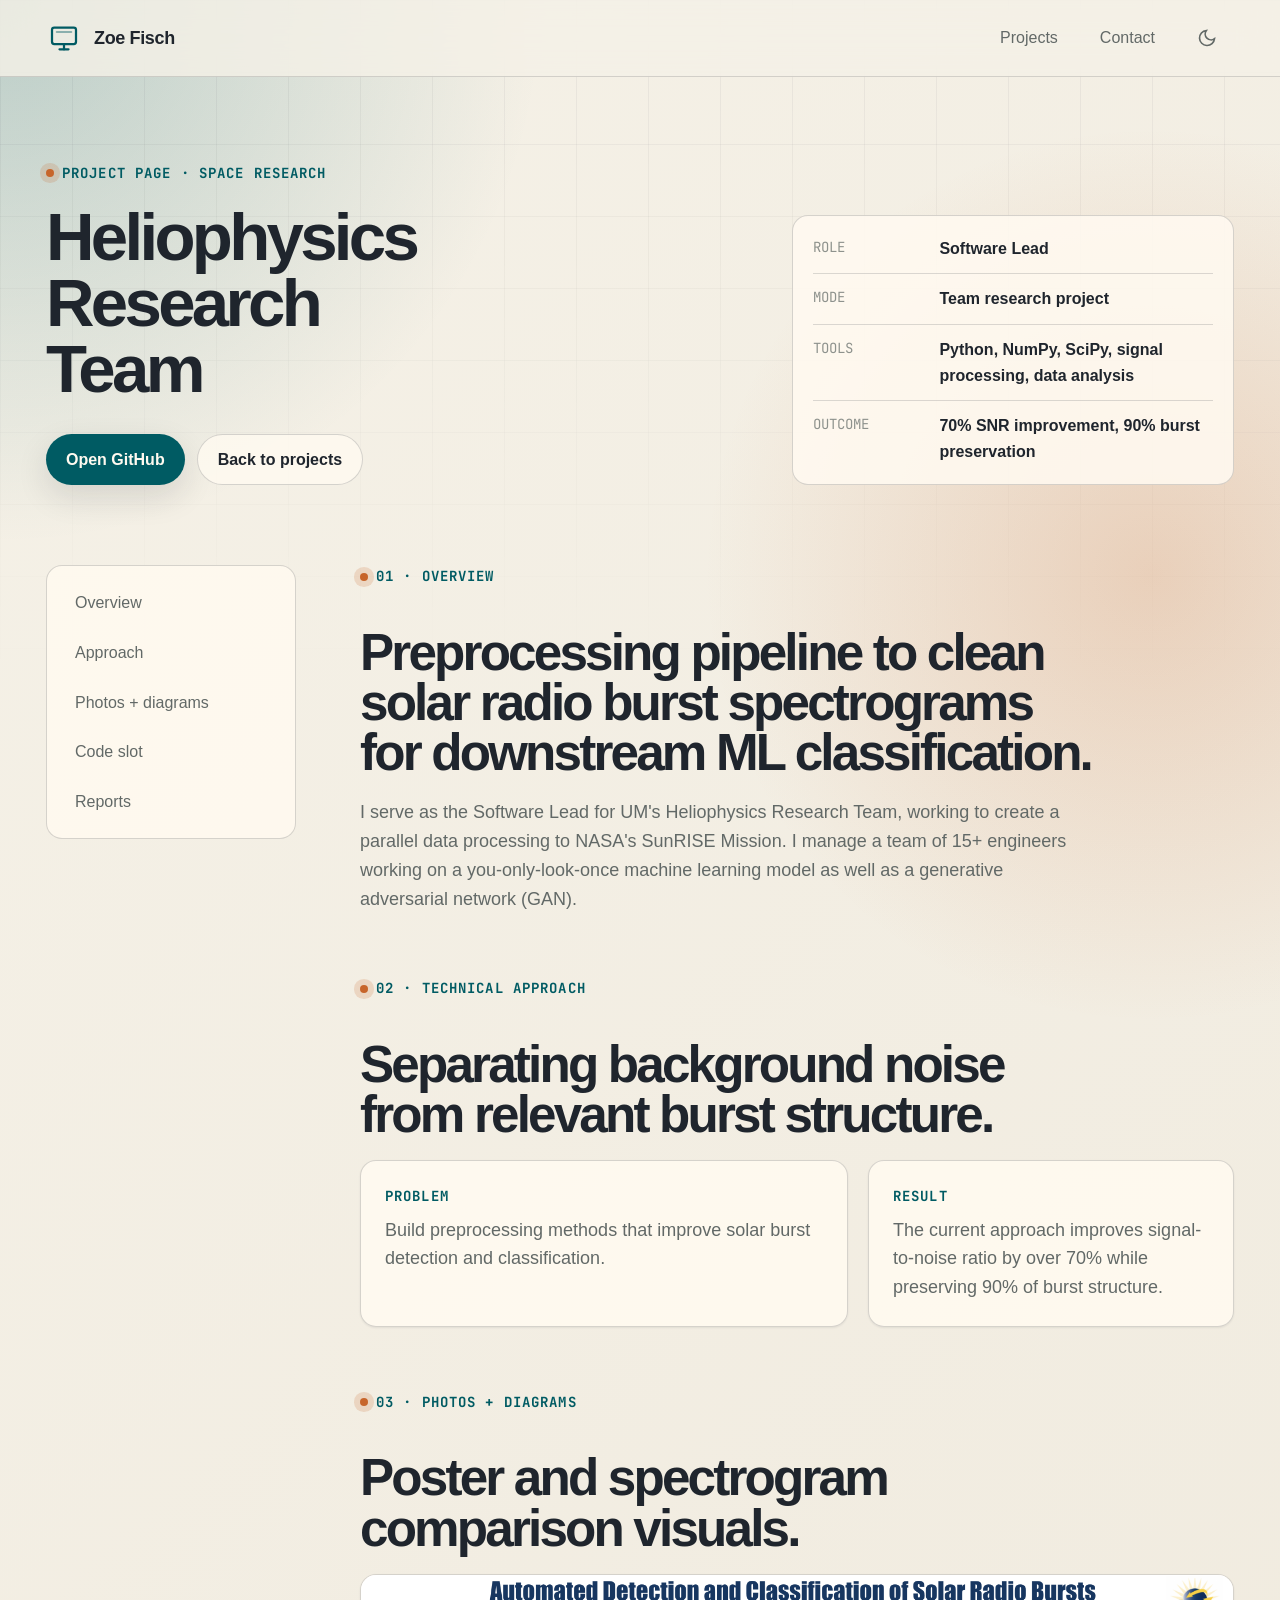
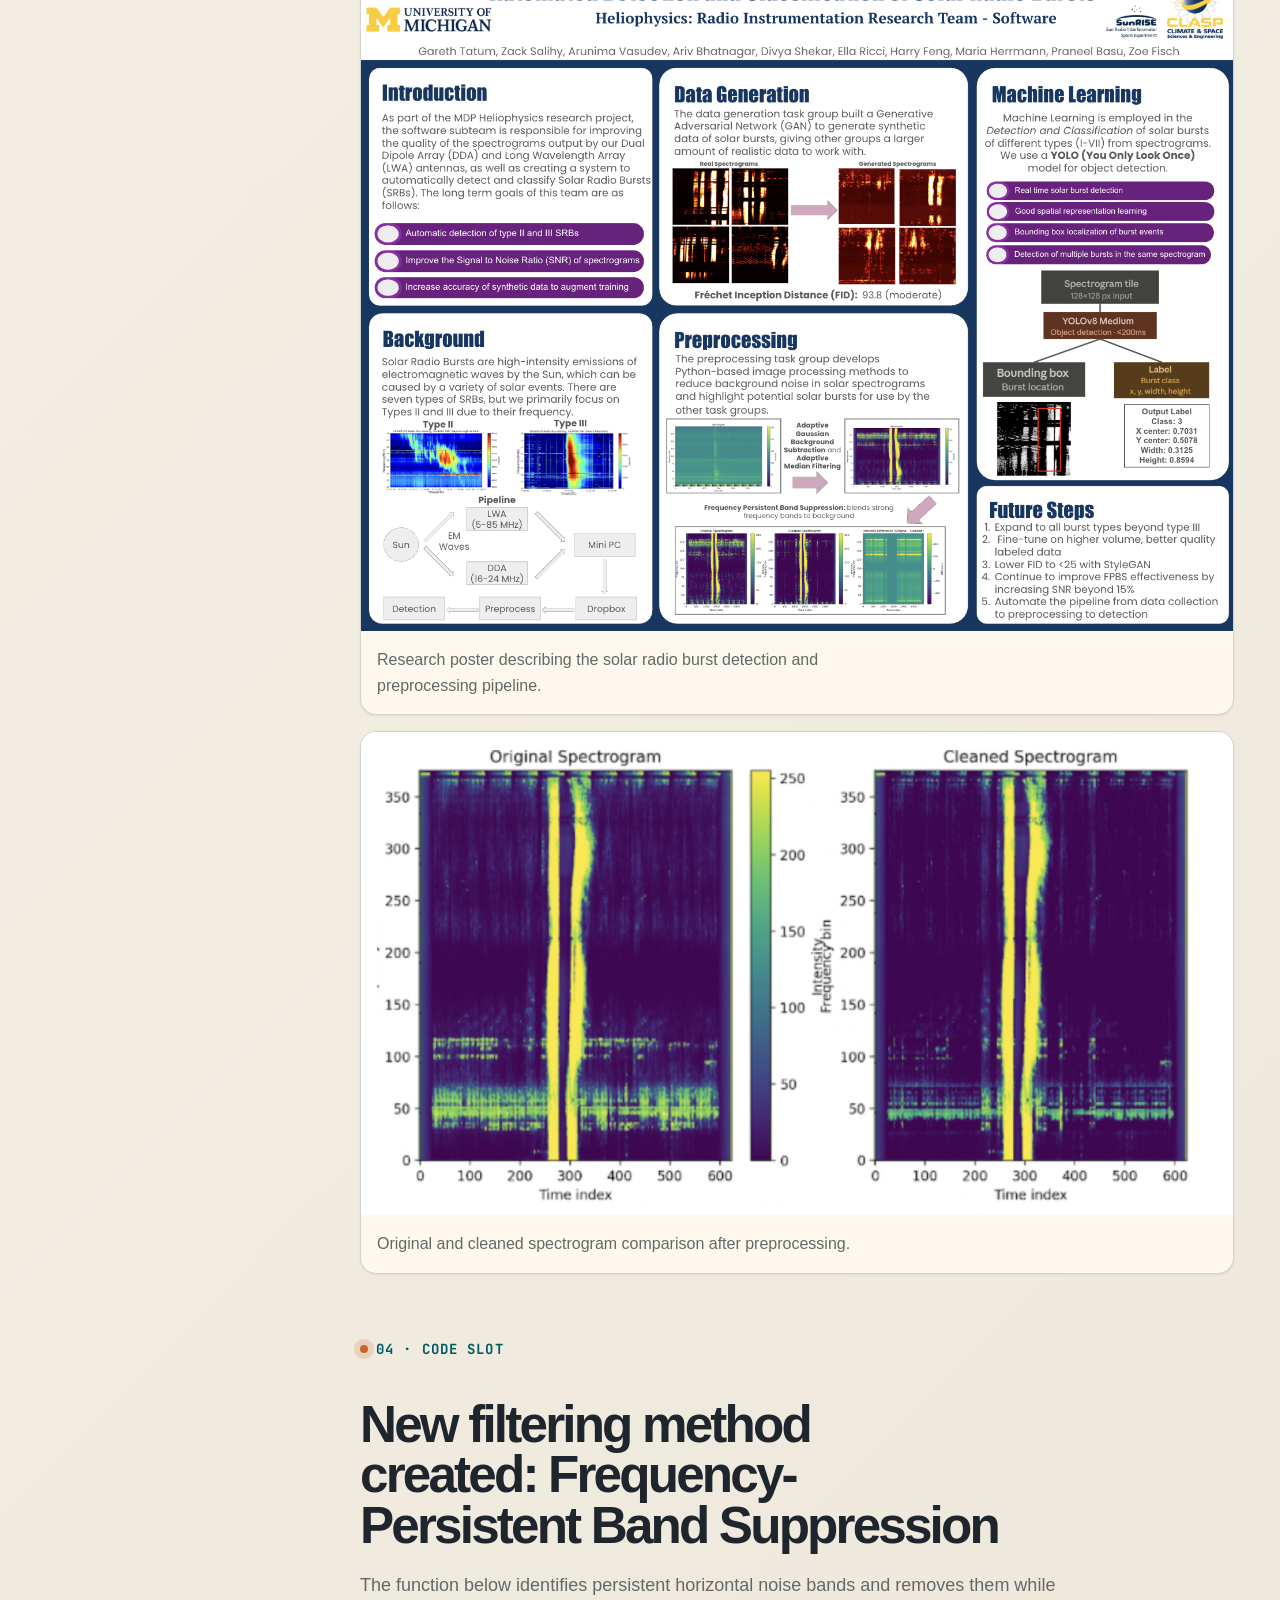
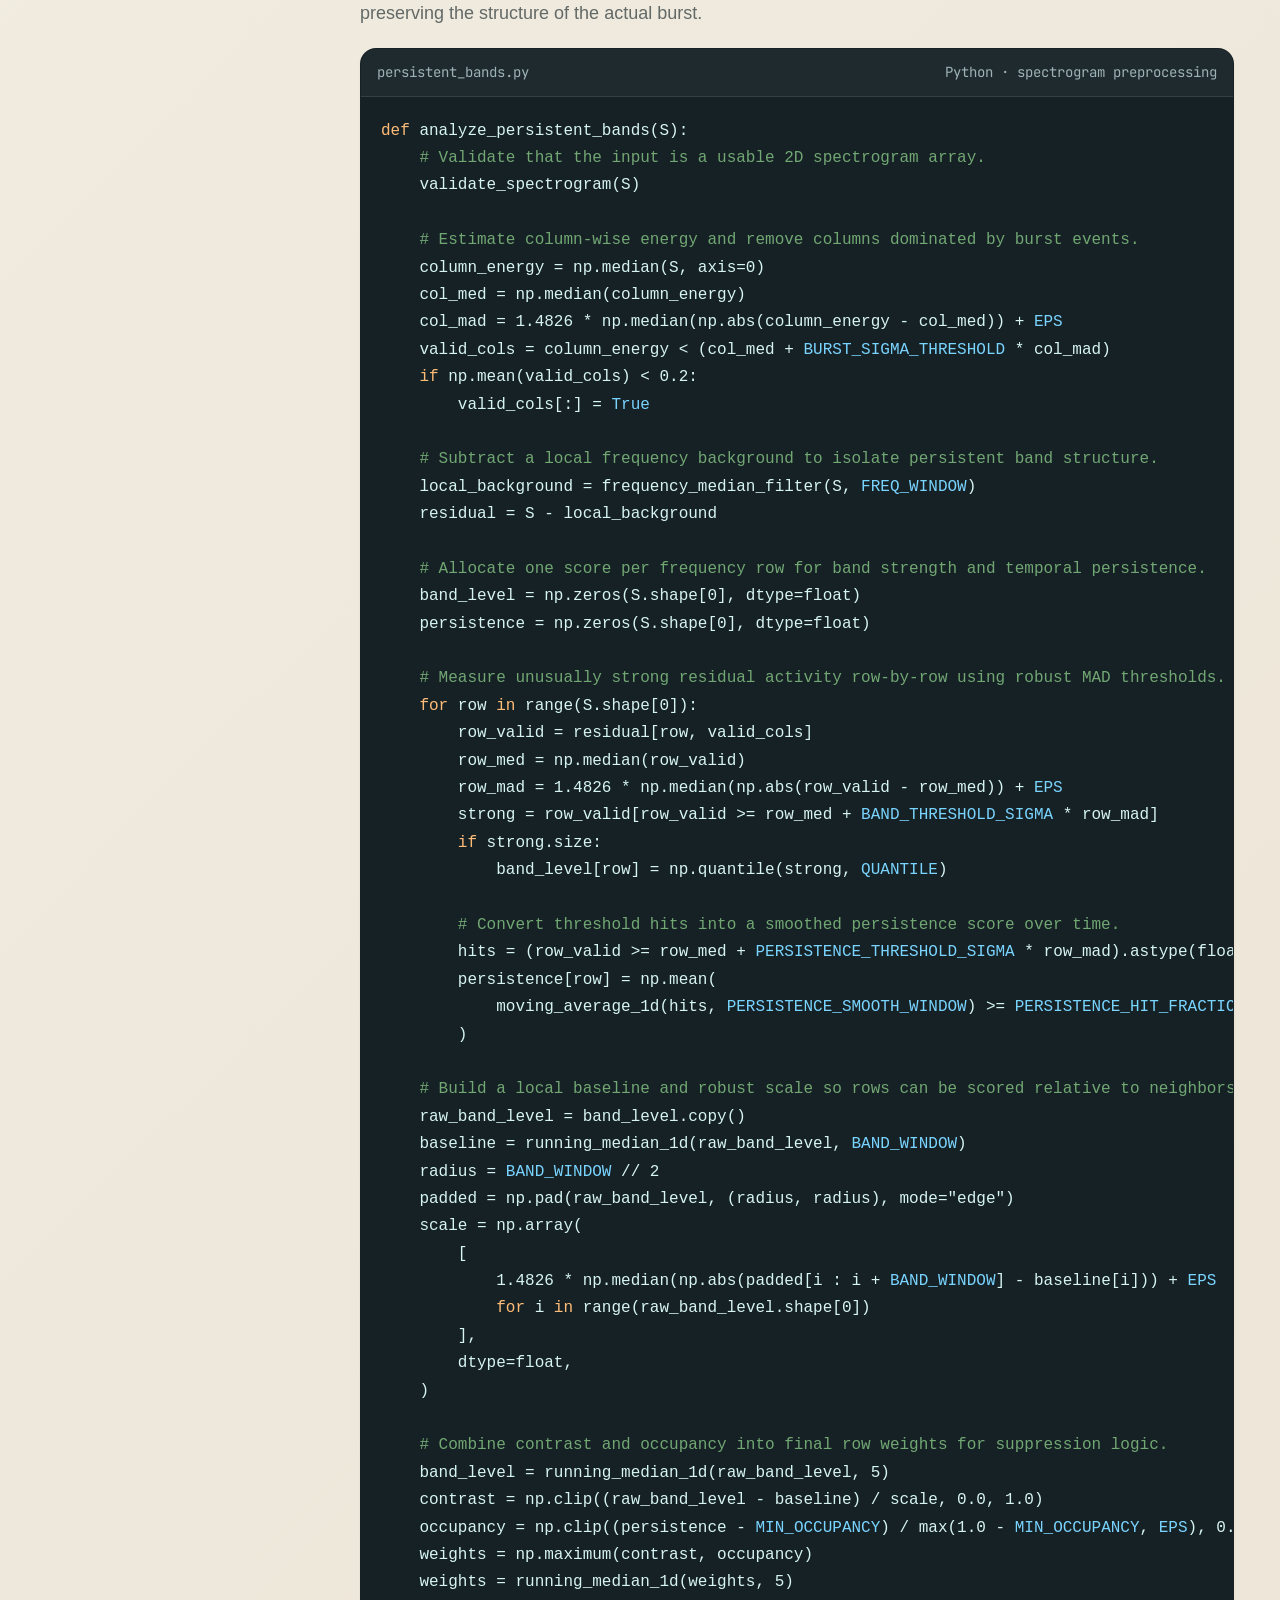
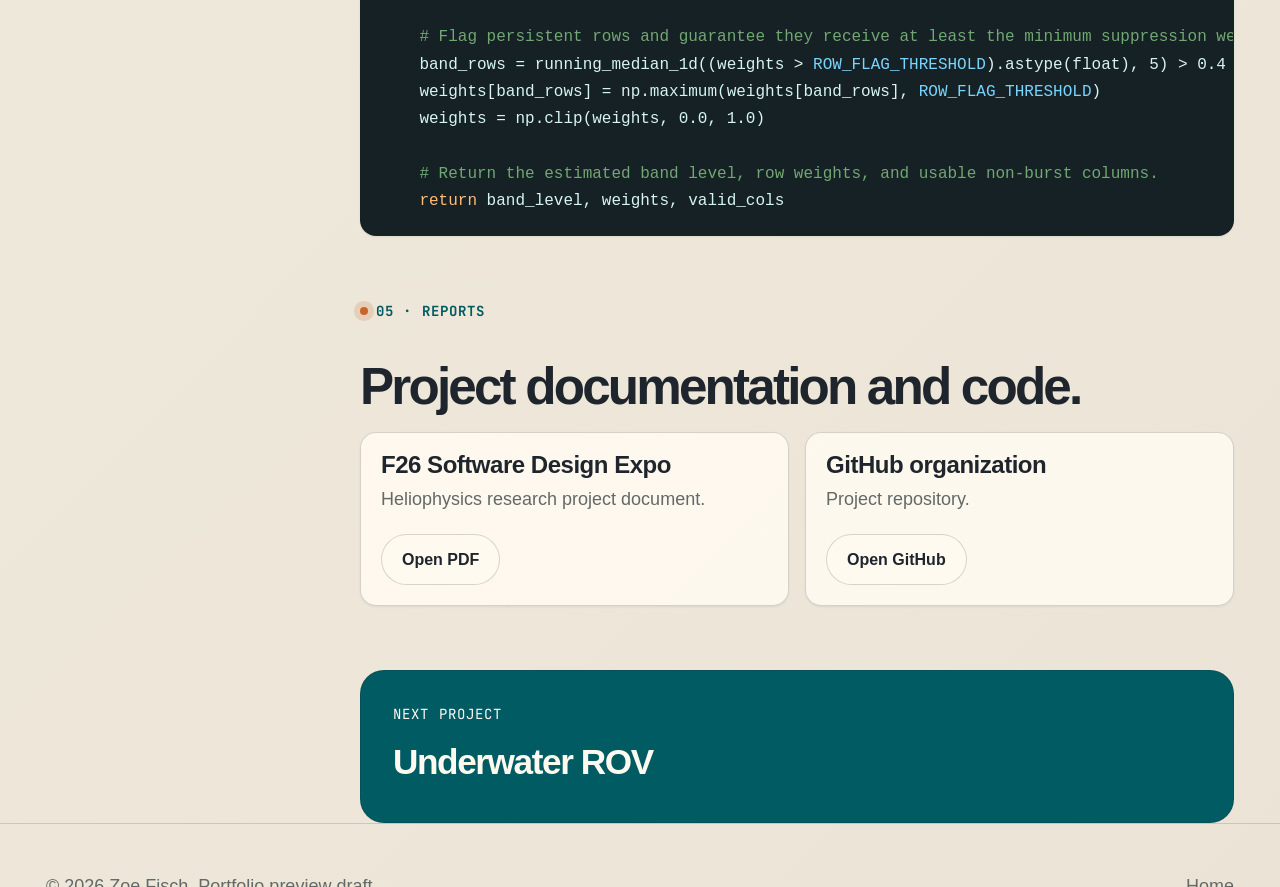
<file: projects/heliophysics.html>
<!doctype html>
<html lang="en">
  <head>
    <meta charset="utf-8" />
    <meta name="viewport" content="width=device-width, initial-scale=1" />
    <title>Heliophysics Research Team | Zoe Fisch</title>
    <meta
      name="description"
      content="Heliophysics research case study by Zoe Fisch: solar radio burst preprocessing and classification support."
    />
    <link rel="preconnect" href="https://api.fontshare.com" />
    <link
      href="https://api.fontshare.com/v2/css?f[]=cabinet-grotesk@400,500,700,800&f[]=satoshi@400,500,700&display=swap"
      rel="stylesheet"
    />
    <link rel="preconnect" href="https://fonts.googleapis.com" />
    <link rel="preconnect" href="https://fonts.gstatic.com" crossorigin />
    <link href="https://fonts.googleapis.com/css2?family=JetBrains+Mono:wght@400;600;700&display=swap" rel="stylesheet" />
    <link rel="stylesheet" href="../style.css" />
    <script src="../script.js" defer></script>
  </head>
  <body>
    <a class="skip-link" href="#main">Skip to content</a>
    <header class="site-header">
      <nav class="nav" aria-label="Primary navigation">
        <a class="brand" href="../index.html" aria-label="Zoe Fisch home">
          <svg class="brand-mark" viewBox="0 0 48 48" fill="none" aria-hidden="true">
            <rect x="8" y="10" width="32" height="22" rx="3" stroke="currentColor" stroke-width="3" />
            <path d="M18 39H30" stroke="currentColor" stroke-width="3" stroke-linecap="round" />
            <path d="M24 32V39" stroke="currentColor" stroke-width="3" stroke-linecap="round" />
            <path d="M14 16H34" stroke="currentColor" stroke-width="2" stroke-linecap="round" opacity="0.55" />
          </svg>
          <span>Zoe Fisch</span>
        </a>
        <div class="nav-links">
          <a href="../index.html#projects">Projects</a>
          <a class="mobile-keep" href="mailto:zoefisch@umich.edu">Contact</a>
          <button class="theme-toggle" type="button" data-theme-toggle aria-label="Toggle color theme"></button>
        </div>
      </nav>
    </header>

    <main id="main">
      <section class="container page-hero">
        <div>
          <span class="eyebrow">Project page · Space research</span>
          <h1>Heliophysics Research Team</h1>
          <div class="button-row">
            <a class="button button-primary" href="https://github.com/Kasper-Heliophysics-MDP" target="_blank" rel="noreferrer">Open GitHub</a>
            <a class="button button-secondary" href="../index.html#projects">Back to projects</a>
          </div>
        </div>
        <aside class="project-meta" aria-label="Project metadata">
          <div class="meta-row"><span>Role</span><strong>Software Lead</strong></div>
          <div class="meta-row"><span>Mode</span><strong>Team research project</strong></div>
          <div class="meta-row"><span>Tools</span><strong>Python, NumPy, SciPy, signal processing, data analysis</strong></div>
          <div class="meta-row"><span>Outcome</span><strong>70% SNR improvement, 90% burst preservation</strong></div>
        </aside>
      </section>

      <section class="container case-layout">
        <nav class="case-nav" aria-label="Project sections">
          <a href="#overview">Overview</a>
          <a href="#approach">Approach</a>
          <a href="#media">Photos + diagrams</a>
          <a href="#code">Code slot</a>
          <a href="#reports">Reports</a>
        </nav>

        <div class="case-content">
          <article class="case-section" id="overview">
            <span class="eyebrow">01 · Overview</span>
            <h2>Preprocessing pipeline to clean solar radio burst spectrograms for downstream ML classification.</h2>
            <p>
              I serve as the Software Lead for UM's Heliophysics Research Team, working to create a parallel data
              processing to NASA's SunRISE Mission. I manage a team of 15+ engineers working on a you-only-look-once
              machine learning model as well as a generative adversarial network (GAN).
            </p>
          </article>

          <article class="case-section" id="approach">
            <span class="eyebrow">02 · Technical approach</span>
            <h2>Separating background noise from relevant burst structure.</h2>
            <div class="split">
              <div class="callout">
                <strong>Problem</strong>
                <p>
                  Build preprocessing methods that improve solar burst detection and classification.
                </p>
              </div>
              <div class="callout">
                <strong>Result</strong>
                <p>
                  The current approach improves signal-to-noise ratio by over 70% while preserving 90% of burst structure.
                </p>
              </div>
            </div>
          </article>

          <article class="case-section" id="media">
            <span class="eyebrow">03 · Photos + diagrams</span>
            <h2>Poster and spectrogram comparison visuals.</h2>
            <div class="gallery">
              <figure class="media-frame wide">
                <img
                  src="../assets/images/heliophysics-poster.png"
                  alt="Research poster titled Automated Detection and Classification of Solar Radio Bursts"
                  width="1512"
                  height="1138"
                  loading="lazy"
                  decoding="async"
                />
                <figcaption>Research poster describing the solar radio burst detection and preprocessing pipeline.</figcaption>
              </figure>
              <figure class="media-frame wide">
                <img
                  src="../assets/images/heliophysics-spectrogram-comparison.png"
                  alt="Side-by-side original and cleaned spectrogram comparison"
                  width="1094"
                  height="606"
                  loading="lazy"
                  decoding="async"
                />
                <figcaption>Original and cleaned spectrogram comparison after preprocessing.</figcaption>
              </figure>
            </div>
          </article>

          <article class="case-section" id="code">
            <span class="eyebrow">04 · Code slot</span>
            <h2>New filtering method created: Frequency-Persistent Band Suppression</h2>
            <p>
              The function below identifies persistent horizontal noise bands and removes them while preserving the
              structure of the actual burst.
            </p>
            <div class="code-panel">
              <div class="code-toolbar"><span>persistent_bands.py</span><span>Python · spectrogram preprocessing</span></div>
              <pre><code><span class="keyword">def</span> analyze_persistent_bands(S):
    <span class="comment"># Validate that the input is a usable 2D spectrogram array.</span>
    validate_spectrogram(S)

    <span class="comment"># Estimate column-wise energy and remove columns dominated by burst events.</span>
    column_energy = np.median(S, axis=0)
    col_med = np.median(column_energy)
    col_mad = 1.4826 * np.median(np.abs(column_energy - col_med)) + <span class="constant">EPS</span>
    valid_cols = column_energy &lt; (col_med + <span class="constant">BURST_SIGMA_THRESHOLD</span> * col_mad)
    <span class="keyword">if</span> np.mean(valid_cols) &lt; 0.2:
        valid_cols[:] = <span class="constant">True</span>

    <span class="comment"># Subtract a local frequency background to isolate persistent band structure.</span>
    local_background = frequency_median_filter(S, <span class="constant">FREQ_WINDOW</span>)
    residual = S - local_background

    <span class="comment"># Allocate one score per frequency row for band strength and temporal persistence.</span>
    band_level = np.zeros(S.shape[0], dtype=float)
    persistence = np.zeros(S.shape[0], dtype=float)

    <span class="comment"># Measure unusually strong residual activity row-by-row using robust MAD thresholds.</span>
    <span class="keyword">for</span> row <span class="keyword">in</span> range(S.shape[0]):
        row_valid = residual[row, valid_cols]
        row_med = np.median(row_valid)
        row_mad = 1.4826 * np.median(np.abs(row_valid - row_med)) + <span class="constant">EPS</span>
        strong = row_valid[row_valid &gt;= row_med + <span class="constant">BAND_THRESHOLD_SIGMA</span> * row_mad]
        <span class="keyword">if</span> strong.size:
            band_level[row] = np.quantile(strong, <span class="constant">QUANTILE</span>)

        <span class="comment"># Convert threshold hits into a smoothed persistence score over time.</span>
        hits = (row_valid &gt;= row_med + <span class="constant">PERSISTENCE_THRESHOLD_SIGMA</span> * row_mad).astype(float)
        persistence[row] = np.mean(
            moving_average_1d(hits, <span class="constant">PERSISTENCE_SMOOTH_WINDOW</span>) &gt;= <span class="constant">PERSISTENCE_HIT_FRACTION</span>
        )

    <span class="comment"># Build a local baseline and robust scale so rows can be scored relative to neighbors.</span>
    raw_band_level = band_level.copy()
    baseline = running_median_1d(raw_band_level, <span class="constant">BAND_WINDOW</span>)
    radius = <span class="constant">BAND_WINDOW</span> // 2
    padded = np.pad(raw_band_level, (radius, radius), mode="edge")
    scale = np.array(
        [
            1.4826 * np.median(np.abs(padded[i : i + <span class="constant">BAND_WINDOW</span>] - baseline[i])) + <span class="constant">EPS</span>
            <span class="keyword">for</span> i <span class="keyword">in</span> range(raw_band_level.shape[0])
        ],
        dtype=float,
    )

    <span class="comment"># Combine contrast and occupancy into final row weights for suppression logic.</span>
    band_level = running_median_1d(raw_band_level, 5)
    contrast = np.clip((raw_band_level - baseline) / scale, 0.0, 1.0)
    occupancy = np.clip((persistence - <span class="constant">MIN_OCCUPANCY</span>) / max(1.0 - <span class="constant">MIN_OCCUPANCY</span>, <span class="constant">EPS</span>), 0.0, 1.0)
    weights = np.maximum(contrast, occupancy)
    weights = running_median_1d(weights, 5)

    <span class="comment"># Flag persistent rows and guarantee they receive at least the minimum suppression weight.</span>
    band_rows = running_median_1d((weights &gt; <span class="constant">ROW_FLAG_THRESHOLD</span>).astype(float), 5) &gt; 0.4
    weights[band_rows] = np.maximum(weights[band_rows], <span class="constant">ROW_FLAG_THRESHOLD</span>)
    weights = np.clip(weights, 0.0, 1.0)

    <span class="comment"># Return the estimated band level, row weights, and usable non-burst columns.</span>
    <span class="keyword">return</span> band_level, weights, valid_cols</code></pre>
            </div>
          </article>

          <article class="case-section" id="reports">
            <span class="eyebrow">05 · Reports</span>
            <h2>Project documentation and code.</h2>
            <div class="report-grid">
              <div class="report-card">
                <h3>F26 Software Design Expo</h3>
                <p>Heliophysics research project document.</p>
                <a class="button button-secondary" href="../assets/documents/heliophysics-f26-software-design-expo.pdf" target="_blank" rel="noreferrer">Open PDF</a>
              </div>
              <div class="report-card">
                <h3>GitHub organization</h3>
                <p>Project repository.</p>
                <a class="button button-secondary" href="https://github.com/Kasper-Heliophysics-MDP" target="_blank" rel="noreferrer">Open GitHub</a>
              </div>
            </div>
          </article>

          <a class="next-project" href="underwater-rov.html">
            <span>Next project</span>
            <strong>Underwater ROV</strong>
          </a>
        </div>
      </section>
    </main>

    <footer class="footer">
      <div class="footer-inner">
        <p>© 2026 Zoe Fisch. Portfolio preview draft.</p>
        <p><a href="../index.html">Home</a></p>
      </div>
    </footer>
  <script data-pplx-inline-edit>
(function () {
  if (window === window.top) return;

  const allowedParentOrigins = ["https://www.perplexity.ai","https://perplexity.ai","https://testing.perplexity.ai","https://staging.perplexity.ai","https://*.preview.i.perplexity.ai","http://localhost:3000","http://127.0.0.1:3000","http://localhost:5173","http://127.0.0.1:5173"];
  const MAX_FONT_BYTES = 500 * 1024;
  const MAX_TOTAL_FONT_BYTES = 2 * 1024 * 1024;
  let scrollForwarding = false;
  let scrollRaf = 0;
  let trustedTopOrigin = null;

  // Allow entries like "https://*.preview.i.perplexity.ai" — the wildcard
  // matches a single DNS label (no dots), so "https://*.foo" cannot stretch
  // across multiple labels.
  function matchesAllowedOrigin(origin) {
    if (!origin) return false;
    for (const entry of allowedParentOrigins) {
      if (!entry.includes("*")) {
        if (entry === origin) return true;
        continue;
      }
      const pattern = new RegExp(
        "^" +
          entry.replace(/[.+?^${}()|[\]\\]/g, "\\$&").replace(/\*/g, "[^.]+") +
          "$",
      );
      if (pattern.test(origin)) return true;
    }
    return false;
  }

  // Trust decision: when the sender is same-origin-visible (event.origin is a
  // real origin like https://www.perplexity.ai) we trust event.origin directly.
  // When event.origin is "null" (opaque broker srcdoc), we fall back to the
  // broker's stamped `parentOrigin` to identify the top window. The fallback
  // is claim-only — we rely on the browser's native `targetOrigin` enforcement
  // on the response path (see postToTrustedTop) to ensure replies can't be
  // delivered to anyone but the actual top window of that claimed origin.
  function getTrustedParentOrigin(event) {
    const forwardedParentOrigin =
      typeof event.data.parentOrigin === "string" ? event.data.parentOrigin : null;
    const parentOrigin = event.origin === "null" ? forwardedParentOrigin : event.origin;
    return matchesAllowedOrigin(parentOrigin) ? parentOrigin : null;
  }

  // All responses go to window.top with targetOrigin = the allowlisted origin.
  // An attacker that iframes us inside their own null-origin broker can claim
  // any parentOrigin they like, but the browser will drop the reply whenever
  // the real top's origin doesn't match — so the screenshot never leaves.
  function postToTrustedTop(message) {
    if (!trustedTopOrigin) return;
    try {
      window.top.postMessage(message, trustedTopOrigin);
    } catch (_error) {}
  }

  function inlineAll(original, clone) {
    if (original.nodeType !== 1 || clone.nodeType !== 1) return;

    try {
      const computedStyle = getComputedStyle(original);
      // cssText on a computed style is the serialized declaration in modern
      // Chromium/Safari — a single read beats enumerating ~400 longhand
      // properties. Firefox returns "" here, so we fall back on empty.
      const serialized = computedStyle.cssText;
      if (serialized) {
        clone.style.cssText = serialized;
      } else {
        const parts = new Array(computedStyle.length);
        for (let index = 0; index < computedStyle.length; index += 1) {
          const property = computedStyle[index];
          parts[index] = `${property}:${computedStyle.getPropertyValue(property)};`;
        }
        clone.style.cssText = parts.join("");
      }
    } catch (_error) {}

    const originalChildren = original.children;
    const clonedChildren = clone.children;
    for (
      let index = 0;
      index < originalChildren.length && index < clonedChildren.length;
      index += 1
    ) {
      inlineAll(originalChildren[index], clonedChildren[index]);
    }
  }

  function extractFontUrl(srcValue) {
    const matches = [
      ...srcValue.matchAll(
        /url\(["']?([^"')]+)["']?\)(?:\s*format\(["']?([^"')]+)["']?\))?/gi,
      ),
    ];
    if (matches.length === 0) return null;
    const woff2 = matches.find((m) => m[2] && m[2].toLowerCase().includes("woff2"));
    if (woff2) return woff2[1];
    const woff = matches.find((m) => m[2] && m[2].toLowerCase().includes("woff"));
    if (woff) return woff[1];
    return matches[0][1];
  }

  // Cache resolved font URL -> data URI across captures. Fonts on a page
  // essentially never change, and a batch run emits multiple captures back to
  // back — without this we'd refetch + re-base64 every time.
  const fontDataUriCache = new Map();
  const SRC_DECLARATION_RE = /src\s*:\s*[^;}]+/i;

  async function fetchAsDataUri(url) {
    if (fontDataUriCache.has(url)) return fontDataUriCache.get(url);
    let dataUri = null;
    try {
      const response = await fetch(url, { mode: "cors", credentials: "omit" });
      if (response.ok) {
        const blob = await response.blob();
        if (blob.size <= MAX_FONT_BYTES) {
          dataUri = await new Promise((resolve) => {
            const reader = new FileReader();
            reader.onloadend = () =>
              resolve(typeof reader.result === "string" ? reader.result : null);
            reader.onerror = () => resolve(null);
            reader.readAsDataURL(blob);
          });
        }
      }
    } catch (_error) {
      dataUri = null;
    }
    fontDataUriCache.set(url, dataUri);
    return dataUri;
  }

  function collectFontFaceRuleTexts() {
    const rules = [];
    for (const sheet of document.styleSheets) {
      let cssRules;
      try {
        cssRules = sheet.cssRules;
      } catch (_error) {
        continue;
      }
      if (!cssRules) continue;
      for (const rule of cssRules) {
        const cssText = rule.cssText || "";
        if (cssText.startsWith("@font-face")) rules.push(cssText);
      }
    }
    return rules;
  }

  async function buildInlinedFontCss() {
    const ruleTexts = collectFontFaceRuleTexts();
    if (ruleTexts.length === 0) return null;

    const resolved = ruleTexts.map((cssText) => {
      if (!SRC_DECLARATION_RE.test(cssText)) return null;
      const srcMatch = cssText.match(/src\s*:\s*([^;}]+)[;}]/i);
      if (!srcMatch) return null;
      const url = extractFontUrl(srcMatch[1]);
      if (!url) return null;
      try {
        return { cssText, url: new URL(url, document.baseURI).href };
      } catch (_error) {
        return null;
      }
    });

    const dataUris = await Promise.all(
      resolved.map((entry) => (entry ? fetchAsDataUri(entry.url) : Promise.resolve(null))),
    );

    const inlined = [];
    let totalBytes = 0;
    for (let index = 0; index < resolved.length; index += 1) {
      const entry = resolved[index];
      const dataUri = dataUris[index];
      if (!entry || !dataUri) continue;
      const approxBytes = dataUri.length * 0.75;
      if (totalBytes + approxBytes > MAX_TOTAL_FONT_BYTES) break;
      totalBytes += approxBytes;
      inlined.push(entry.cssText.replace(SRC_DECLARATION_RE, `src: url("${dataUri}")`));
    }
    return inlined.length > 0 ? inlined.join("\n") : null;
  }

  function stripExternal(clone) {
    const images = clone.querySelectorAll("img");
    for (let index = 0; index < images.length; index += 1) {
      const src = images[index].getAttribute("src");
      if (src && !src.startsWith("data:")) images[index].removeAttribute("src");
    }

    const elements = clone.querySelectorAll("*");
    for (let index = 0; index < elements.length; index += 1) {
      const style = elements[index].style.cssText;
      if (style && style.includes("url(")) {
        elements[index].style.cssText = style.replace(
          /url\(["']?(?!data:)[^)"']*["']?\)/gi,
          "none",
        );
      }
    }
  }

  function emitScroll() {
    scrollRaf = 0;
    if (!scrollForwarding) return;
    postToTrustedTop({
      type: "INLINE_EDIT_SCROLL",
      scrollX: window.scrollX,
      scrollY: window.scrollY,
    });
  }

  window.addEventListener(
    "scroll",
    function () {
      if (!scrollForwarding || scrollRaf) return;
      scrollRaf = requestAnimationFrame(emitScroll);
    },
    { passive: true, capture: true },
  );

  async function handleCaptureRequest(event) {
    const requestId = event.data.requestId;
    const scrollX = window.scrollX;
    const scrollY = window.scrollY;
    const width = window.innerWidth;
    const height = window.innerHeight;

    function postResult(dataUrl) {
      postToTrustedTop({
        type: "INLINE_EDIT_SCREENSHOT_RESULT",
        requestId,
        dataUrl,
        scrollX,
        scrollY,
      });
    }

    try {
      // Wait for any pending web fonts to resolve so both inline metrics and
      // the @font-face inlining below see the same loaded faces.
      if (document.fonts && document.fonts.ready) {
        try {
          await document.fonts.ready;
        } catch (_error) {}
      }

      const clone = document.documentElement.cloneNode(true);
      inlineAll(document.documentElement, clone);

      const removedNodes = clone.querySelectorAll("script,link[rel=\"stylesheet\"],style");
      for (let index = 0; index < removedNodes.length; index += 1) {
        removedNodes[index].remove();
      }

      stripExternal(clone);

      // Re-embed web fonts as data-URI @font-face rules so the SVG rasterizer
      // can resolve them — external font URLs aren't fetched during
      // foreignObject rendering, which would otherwise force a fallback face
      // and change text metrics.
      const inlinedFontCss = await buildInlinedFontCss();
      if (inlinedFontCss) {
        const styleEl = document.createElement("style");
        styleEl.textContent = inlinedFontCss;
        const head = clone.querySelector("head");
        if (head) head.appendChild(styleEl);
        else clone.insertBefore(styleEl, clone.firstChild);
      }

      const html = new XMLSerializer().serializeToString(clone);
      const svg =
        `<svg xmlns="http://www.w3.org/2000/svg" width="${width}" height="${height}">` +
        '<foreignObject width="100%" height="100%">' +
        `<div xmlns="http://www.w3.org/1999/xhtml" style="width:${width}px;height:${height}px;overflow:hidden">` +
        `<div style="transform:translate(-${scrollX}px,-${scrollY}px);transform-origin:top left">` +
        html +
        "</div></div></foreignObject></svg>";
      const svgUrl = `data:image/svg+xml;charset=utf-8,${encodeURIComponent(svg)}`;
      const image = new Image();
      image.onload = function () {
        const canvas = document.createElement("canvas");
        canvas.width = width;
        canvas.height = height;
        canvas.getContext("2d").drawImage(image, 0, 0);
        postResult(canvas.toDataURL("image/png"));
      };
      image.onerror = function () {
        postResult(null);
      };
      image.src = svgUrl;
    } catch (_error) {
      postResult(null);
    }
  }

  window.addEventListener("message", function (event) {
    if (!event.data) return;
    // Only accept messages from the direct parent frame. Blocks sibling /
    // unrelated-window postMessage senders that could otherwise reach us.
    if (event.source !== window.parent) return;

    const trustedParentOrigin = getTrustedParentOrigin(event);
    if (!trustedParentOrigin) return;
    trustedTopOrigin = trustedParentOrigin;

    if (event.data.type === "INLINE_EDIT_SCROLL_START") {
      scrollForwarding = true;
      emitScroll();
      return;
    }

    if (event.data.type === "INLINE_EDIT_SCROLL_STOP") {
      scrollForwarding = false;
      if (scrollRaf) cancelAnimationFrame(scrollRaf);
      scrollRaf = 0;
      return;
    }

    if (event.data.type !== "INLINE_EDIT_CAPTURE_REQUEST") return;

    handleCaptureRequest(event);
  });
})();

</script></body>
</html>
</file>
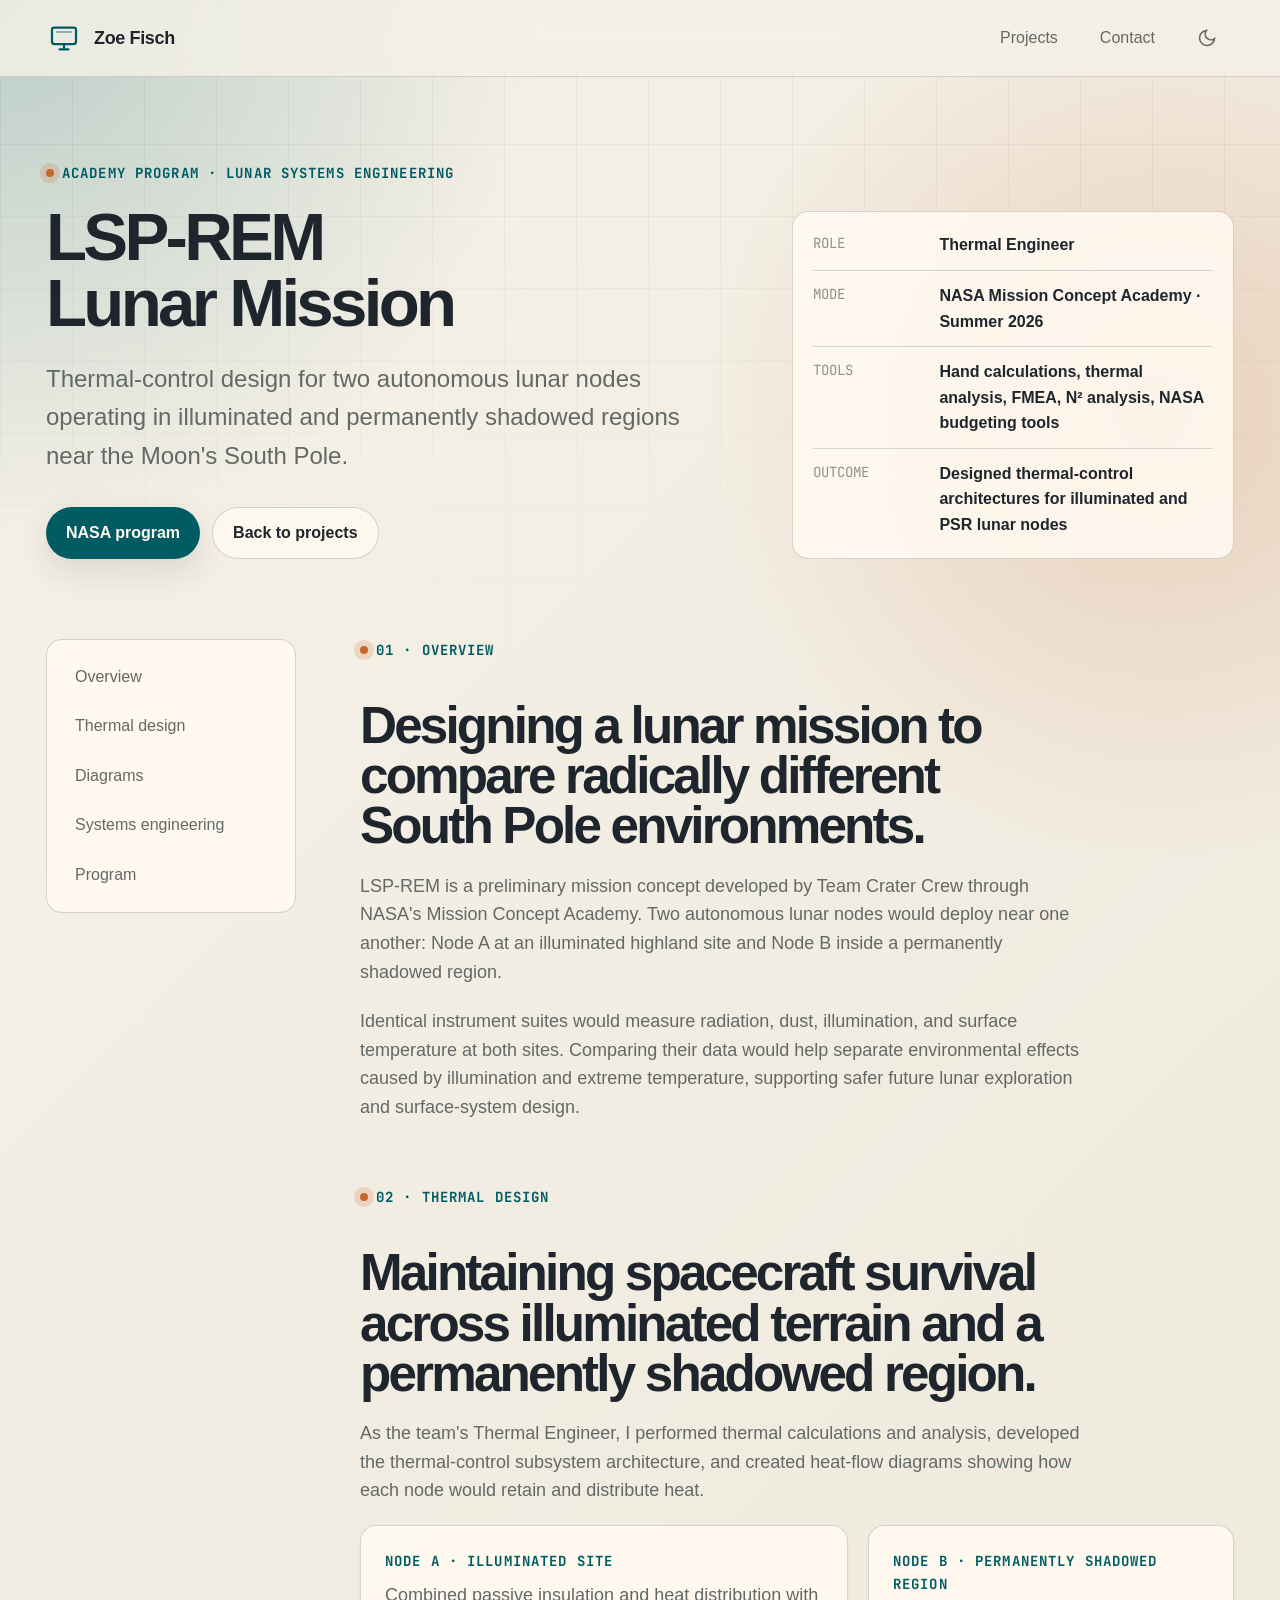
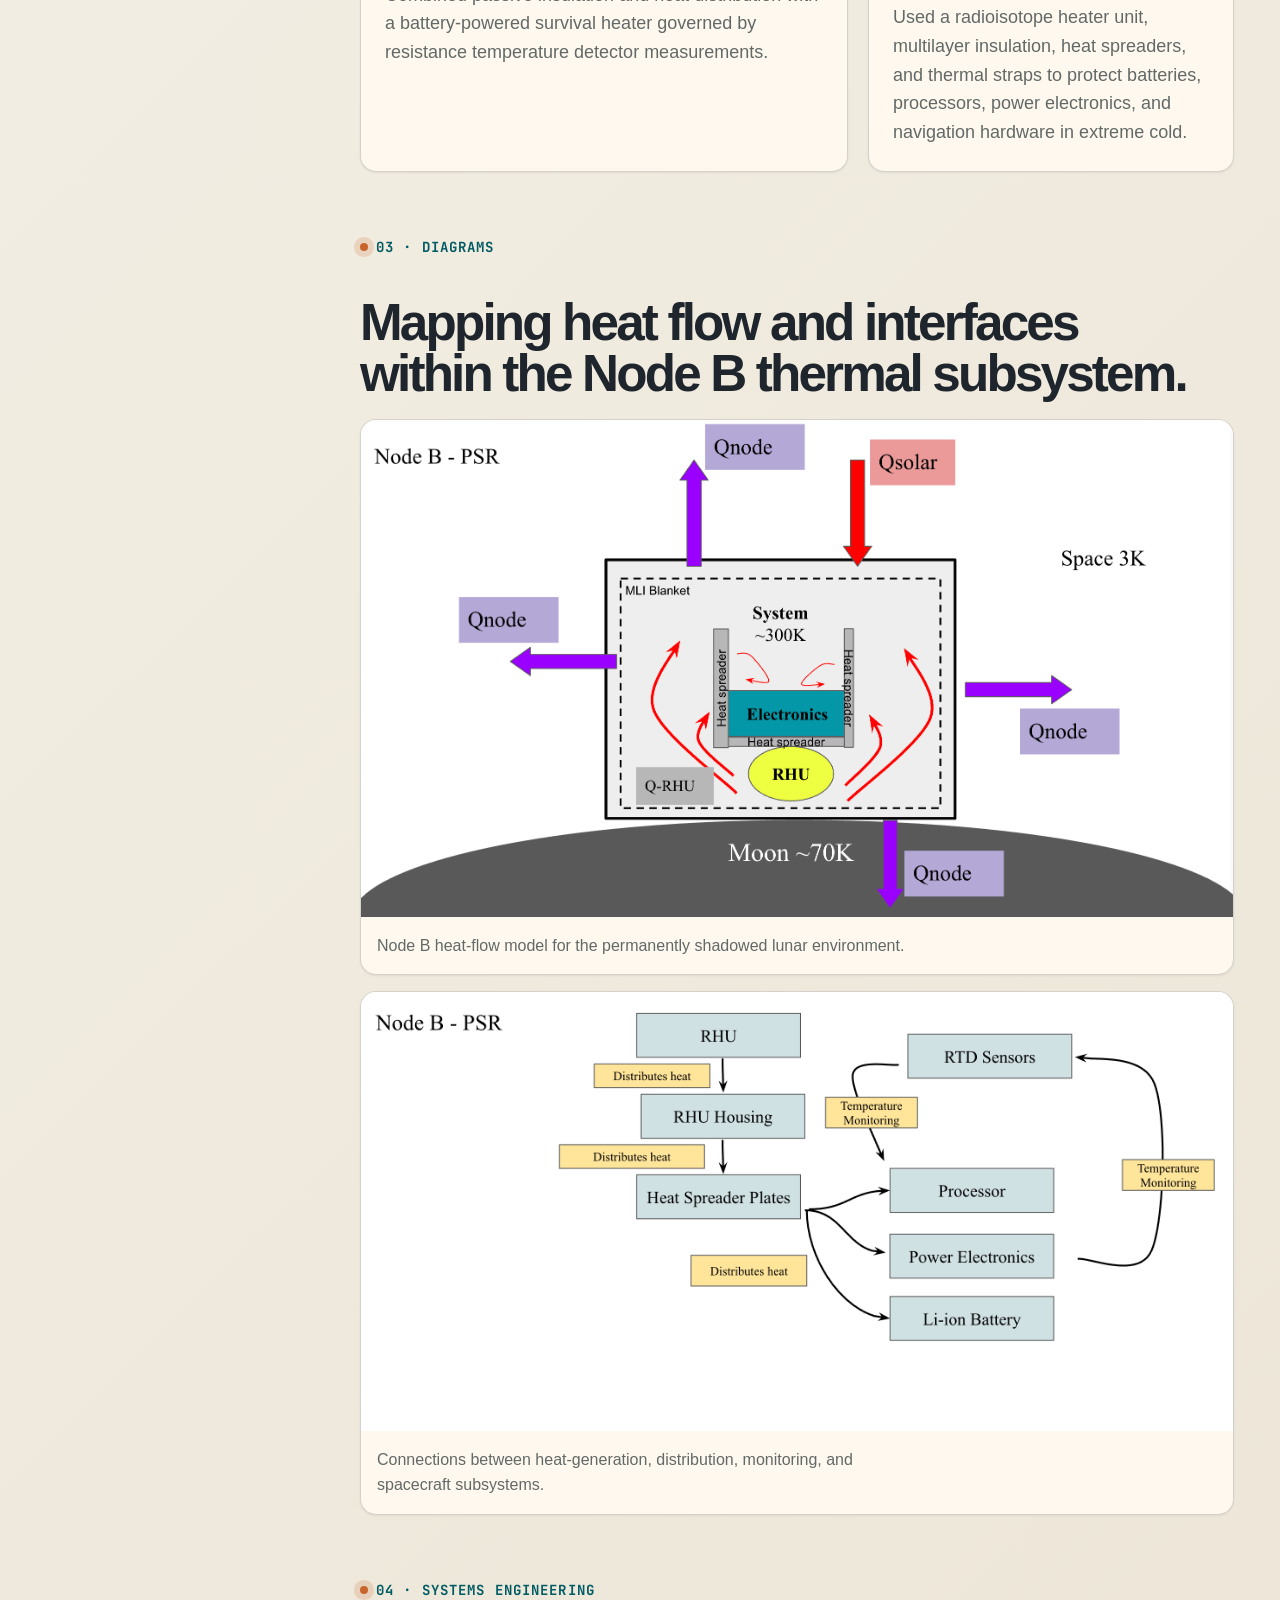
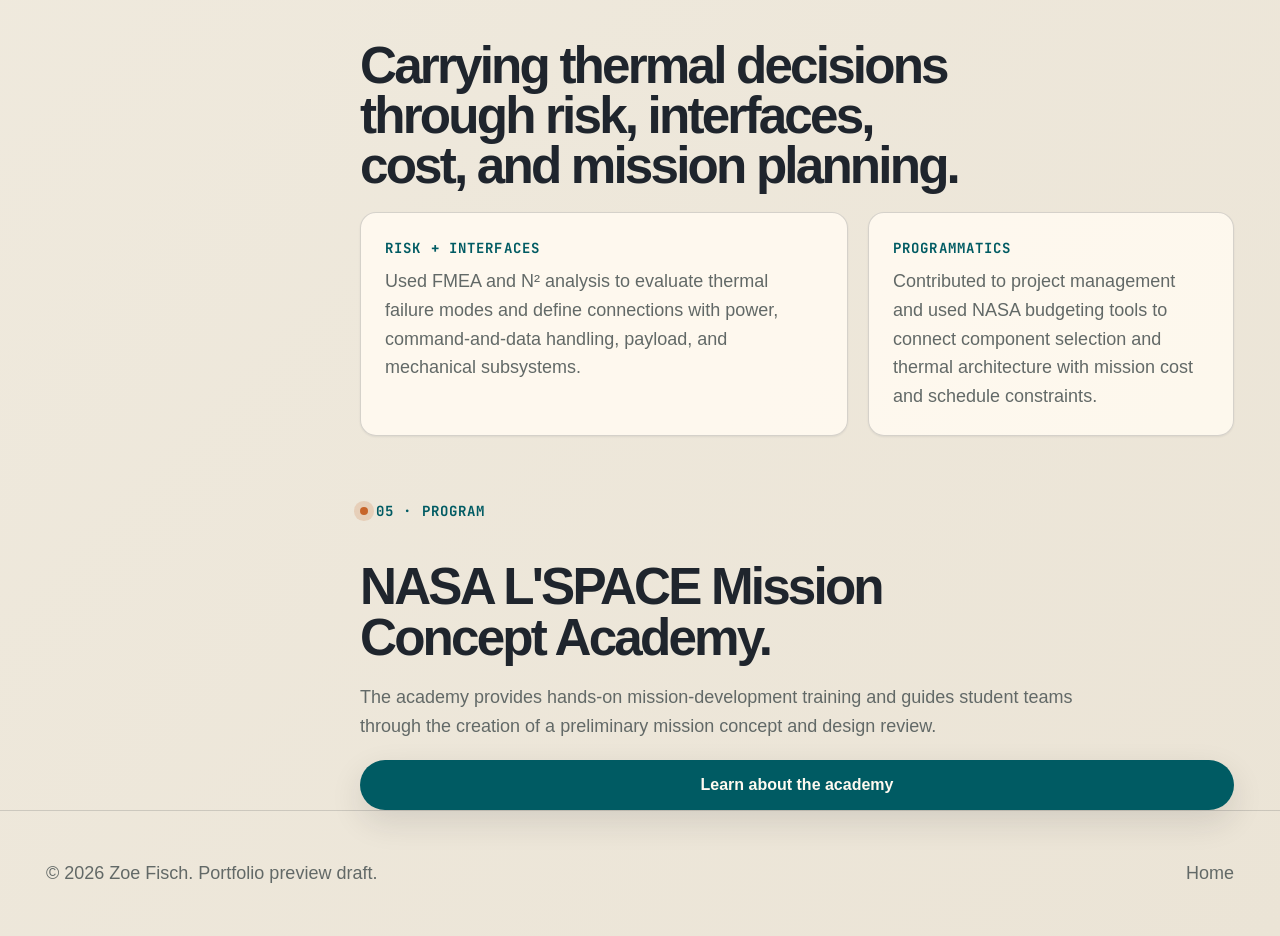
<file: projects/lsp-rem.html>
<!doctype html>
<html lang="en">
  <head>
    <meta charset="utf-8" />
    <meta name="viewport" content="width=device-width, initial-scale=1" />
    <title>LSP-REM Lunar Mission | Zoe Fisch</title>
    <meta
      name="description"
      content="Thermal engineering for the LSP-REM lunar mission concept, including thermal calculations, subsystem architecture, heat-flow analysis, FMEA, and spacecraft systems integration."
    />
    <link rel="preconnect" href="https://api.fontshare.com" />
    <link
      href="https://api.fontshare.com/v2/css?f[]=cabinet-grotesk@400,500,700,800&f[]=satoshi@400,500,700&display=swap"
      rel="stylesheet"
    />
    <link rel="preconnect" href="https://fonts.googleapis.com" />
    <link rel="preconnect" href="https://fonts.gstatic.com" crossorigin />
    <link href="https://fonts.googleapis.com/css2?family=JetBrains+Mono:wght@400;600;700&display=swap" rel="stylesheet" />
    <link rel="stylesheet" href="../style.css" />
    <script src="../script.js" defer></script>
  </head>
  <body>
    <a class="skip-link" href="#main">Skip to content</a>
    <header class="site-header">
      <nav class="nav" aria-label="Primary navigation">
        <a class="brand" href="../index.html" aria-label="Zoe Fisch home">
          <svg class="brand-mark" viewBox="0 0 48 48" fill="none" aria-hidden="true">
            <rect x="8" y="10" width="32" height="22" rx="3" stroke="currentColor" stroke-width="3" />
            <path d="M18 39H30" stroke="currentColor" stroke-width="3" stroke-linecap="round" />
            <path d="M24 32V39" stroke="currentColor" stroke-width="3" stroke-linecap="round" />
            <path d="M14 16H34" stroke="currentColor" stroke-width="2" stroke-linecap="round" opacity="0.55" />
          </svg>
          <span>Zoe Fisch</span>
        </a>
        <div class="nav-links">
          <a href="../index.html#projects">Projects</a>
          <a class="mobile-keep" href="mailto:zoefisch@umich.edu">Contact</a>
          <button class="theme-toggle" type="button" data-theme-toggle aria-label="Toggle color theme"></button>
        </div>
      </nav>
    </header>

    <main id="main">
      <section class="container page-hero">
        <div>
          <span class="eyebrow">Academy program · Lunar systems engineering</span>
          <h1>LSP-REM Lunar Mission</h1>
          <p>
            Thermal-control design for two autonomous lunar nodes operating in illuminated and permanently shadowed
            regions near the Moon's South Pole.
          </p>
          <div class="button-row">
            <a
              class="button button-primary"
              href="https://www.lspace.asu.edu/mission-concept-academy"
              target="_blank"
              rel="noreferrer"
              >NASA program</a
            >
            <a class="button button-secondary" href="../index.html#projects">Back to projects</a>
          </div>
        </div>
        <aside class="project-meta" aria-label="Project metadata">
          <div class="meta-row"><span>Role</span><strong>Thermal Engineer</strong></div>
          <div class="meta-row"><span>Mode</span><strong>NASA Mission Concept Academy · Summer 2026</strong></div>
          <div class="meta-row"><span>Tools</span><strong>Hand calculations, thermal analysis, FMEA, N² analysis, NASA budgeting tools</strong></div>
          <div class="meta-row"><span>Outcome</span><strong>Designed thermal-control architectures for illuminated and PSR lunar nodes</strong></div>
        </aside>
      </section>

      <section class="container case-layout">
        <nav class="case-nav" aria-label="Project sections">
          <a href="#overview">Overview</a>
          <a href="#approach">Thermal design</a>
          <a href="#media">Diagrams</a>
          <a href="#systems">Systems engineering</a>
          <a href="#program">Program</a>
        </nav>

        <div class="case-content">
          <article class="case-section" id="overview">
            <span class="eyebrow">01 · Overview</span>
            <h2>Designing a lunar mission to compare radically different South Pole environments.</h2>
            <p>
              LSP-REM is a preliminary mission concept developed by Team Crater Crew through NASA's Mission Concept
              Academy. Two autonomous lunar nodes would deploy near one another: Node A at an illuminated highland site
              and Node B inside a permanently shadowed region.
            </p>
            <p>
              Identical instrument suites would measure radiation, dust, illumination, and surface temperature at both
              sites. Comparing their data would help separate environmental effects caused by illumination and extreme
              temperature, supporting safer future lunar exploration and surface-system design.
            </p>
          </article>

          <article class="case-section" id="approach">
            <span class="eyebrow">02 · Thermal design</span>
            <h2>Maintaining spacecraft survival across illuminated terrain and a permanently shadowed region.</h2>
            <p>
              As the team's Thermal Engineer, I performed thermal calculations and analysis, developed the thermal-control
              subsystem architecture, and created heat-flow diagrams showing how each node would retain and distribute heat.
            </p>
            <div class="split">
              <div class="callout">
                <strong>Node A · Illuminated site</strong>
                <p>
                  Combined passive insulation and heat distribution with a battery-powered survival heater governed by
                  resistance temperature detector measurements.
                </p>
              </div>
              <div class="callout">
                <strong>Node B · Permanently shadowed region</strong>
                <p>
                  Used a radioisotope heater unit, multilayer insulation, heat spreaders, and thermal straps to protect
                  batteries, processors, power electronics, and navigation hardware in extreme cold.
                </p>
              </div>
            </div>
          </article>

          <article class="case-section" id="media">
            <span class="eyebrow">03 · Diagrams</span>
            <h2>Mapping heat flow and interfaces within the Node B thermal subsystem.</h2>
            <div class="gallery">
              <figure class="media-frame wide">
                <img
                  src="../assets/images/lsp-rem-node-b-heat-flow.png"
                  alt="Node B heat-flow diagram showing the radioisotope heater unit, electronics, insulation, and heat transfer to the lunar environment"
                  width="2021"
                  height="1152"
                  loading="lazy"
                  decoding="async"
                />
                <figcaption>Node B heat-flow model for the permanently shadowed lunar environment.</figcaption>
              </figure>
              <figure class="media-frame wide">
                <img
                  src="../assets/images/lsp-rem-thermal-subsystem-connections.png"
                  alt="Thermal subsystem connection diagram linking the radioisotope heater unit, heat spreaders, temperature sensors, processor, power electronics, and battery"
                  width="2002"
                  height="1006"
                  loading="lazy"
                  decoding="async"
                />
                <figcaption>Connections between heat-generation, distribution, monitoring, and spacecraft subsystems.</figcaption>
              </figure>
            </div>
          </article>

          <article class="case-section" id="systems">
            <span class="eyebrow">04 · Systems engineering</span>
            <h2>Carrying thermal decisions through risk, interfaces, cost, and mission planning.</h2>
            <div class="split">
              <div class="callout">
                <strong>Risk + interfaces</strong>
                <p>
                  Used FMEA and N² analysis to evaluate thermal failure modes and define connections with power,
                  command-and-data handling, payload, and mechanical subsystems.
                </p>
              </div>
              <div class="callout">
                <strong>Programmatics</strong>
                <p>
                  Contributed to project management and used NASA budgeting tools to connect component selection and
                  thermal architecture with mission cost and schedule constraints.
                </p>
              </div>
            </div>
          </article>

          <article class="case-section" id="program">
            <span class="eyebrow">05 · Program</span>
            <h2>NASA L'SPACE Mission Concept Academy.</h2>
            <p>
              The academy provides hands-on mission-development training and guides student teams through the creation
              of a preliminary mission concept and design review.
            </p>
            <a
              class="button button-primary"
              href="https://www.lspace.asu.edu/mission-concept-academy"
              target="_blank"
              rel="noreferrer"
              >Learn about the academy</a
            >
          </article>
        </div>
      </section>
    </main>

    <footer class="footer">
      <div class="footer-inner">
        <p>© 2026 Zoe Fisch. Portfolio preview draft.</p>
        <p><a href="../index.html">Home</a></p>
      </div>
    </footer>
  </body>
</html>
</file>
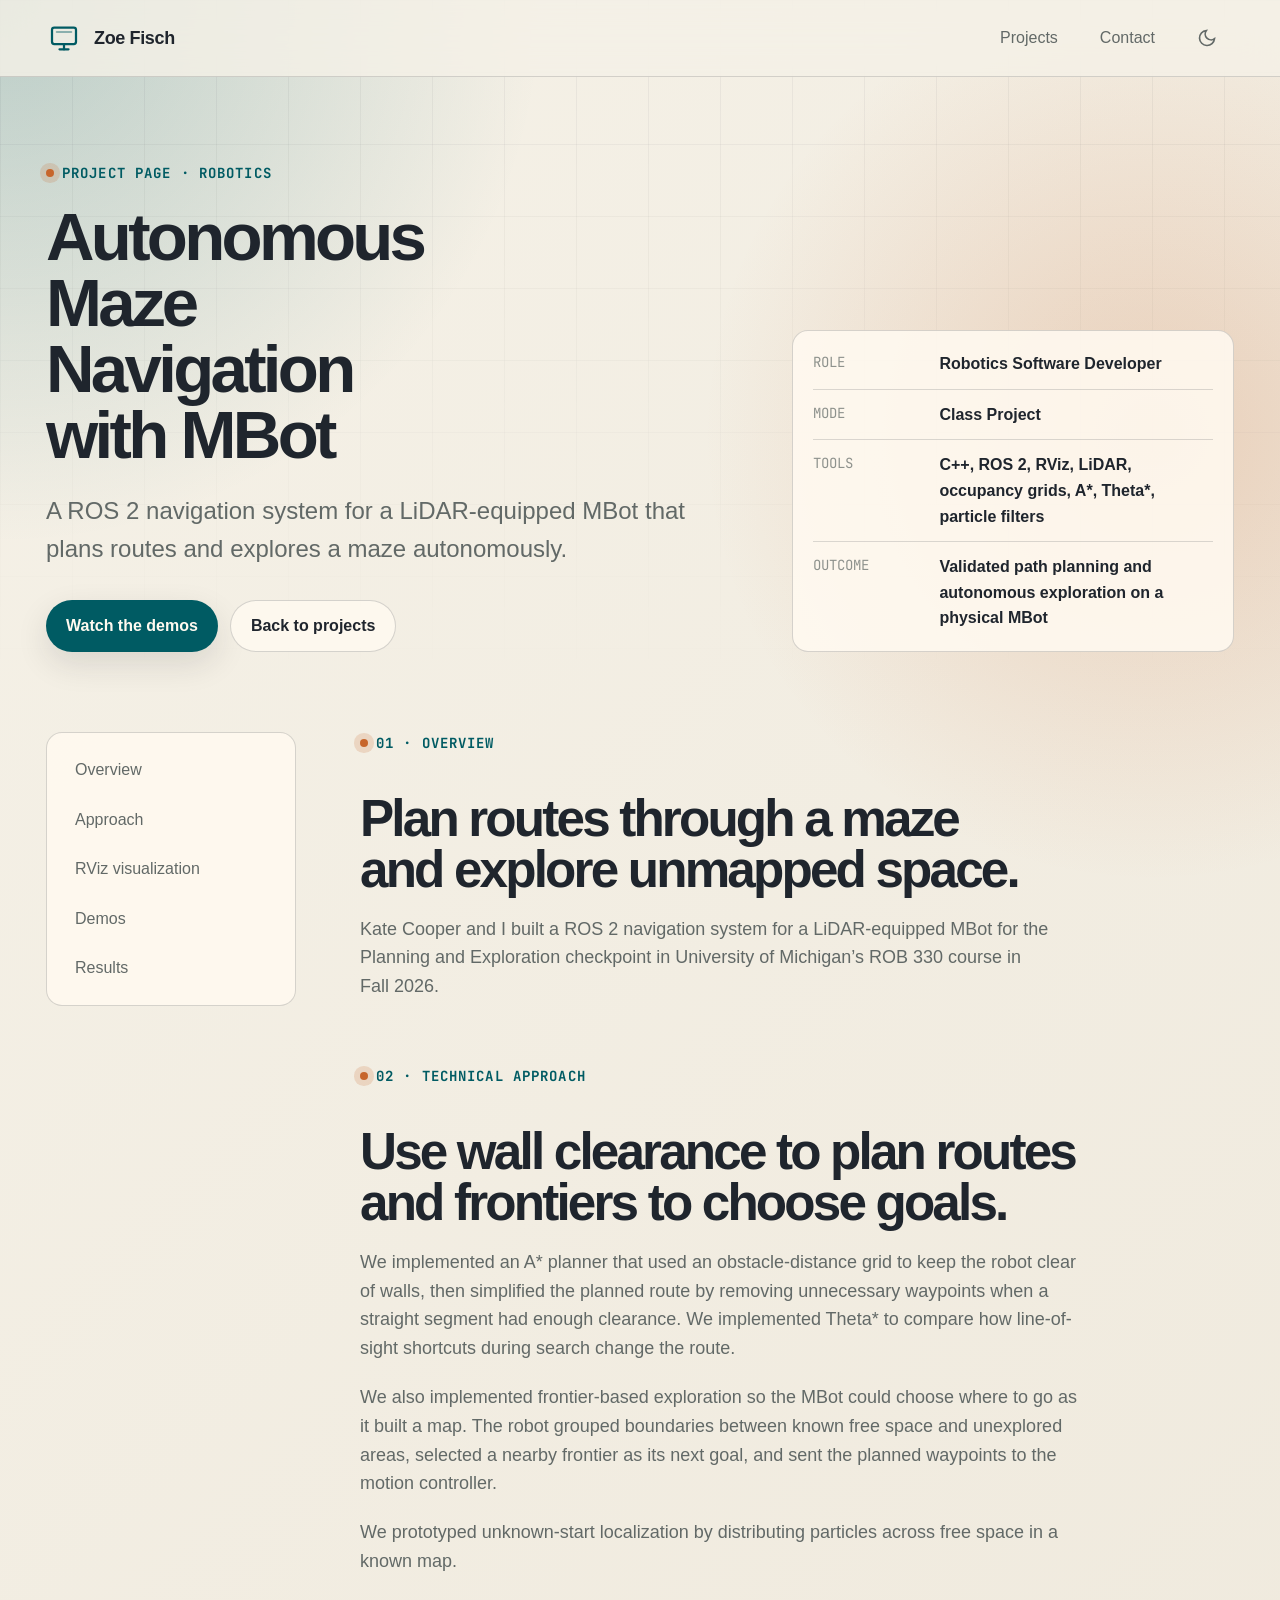
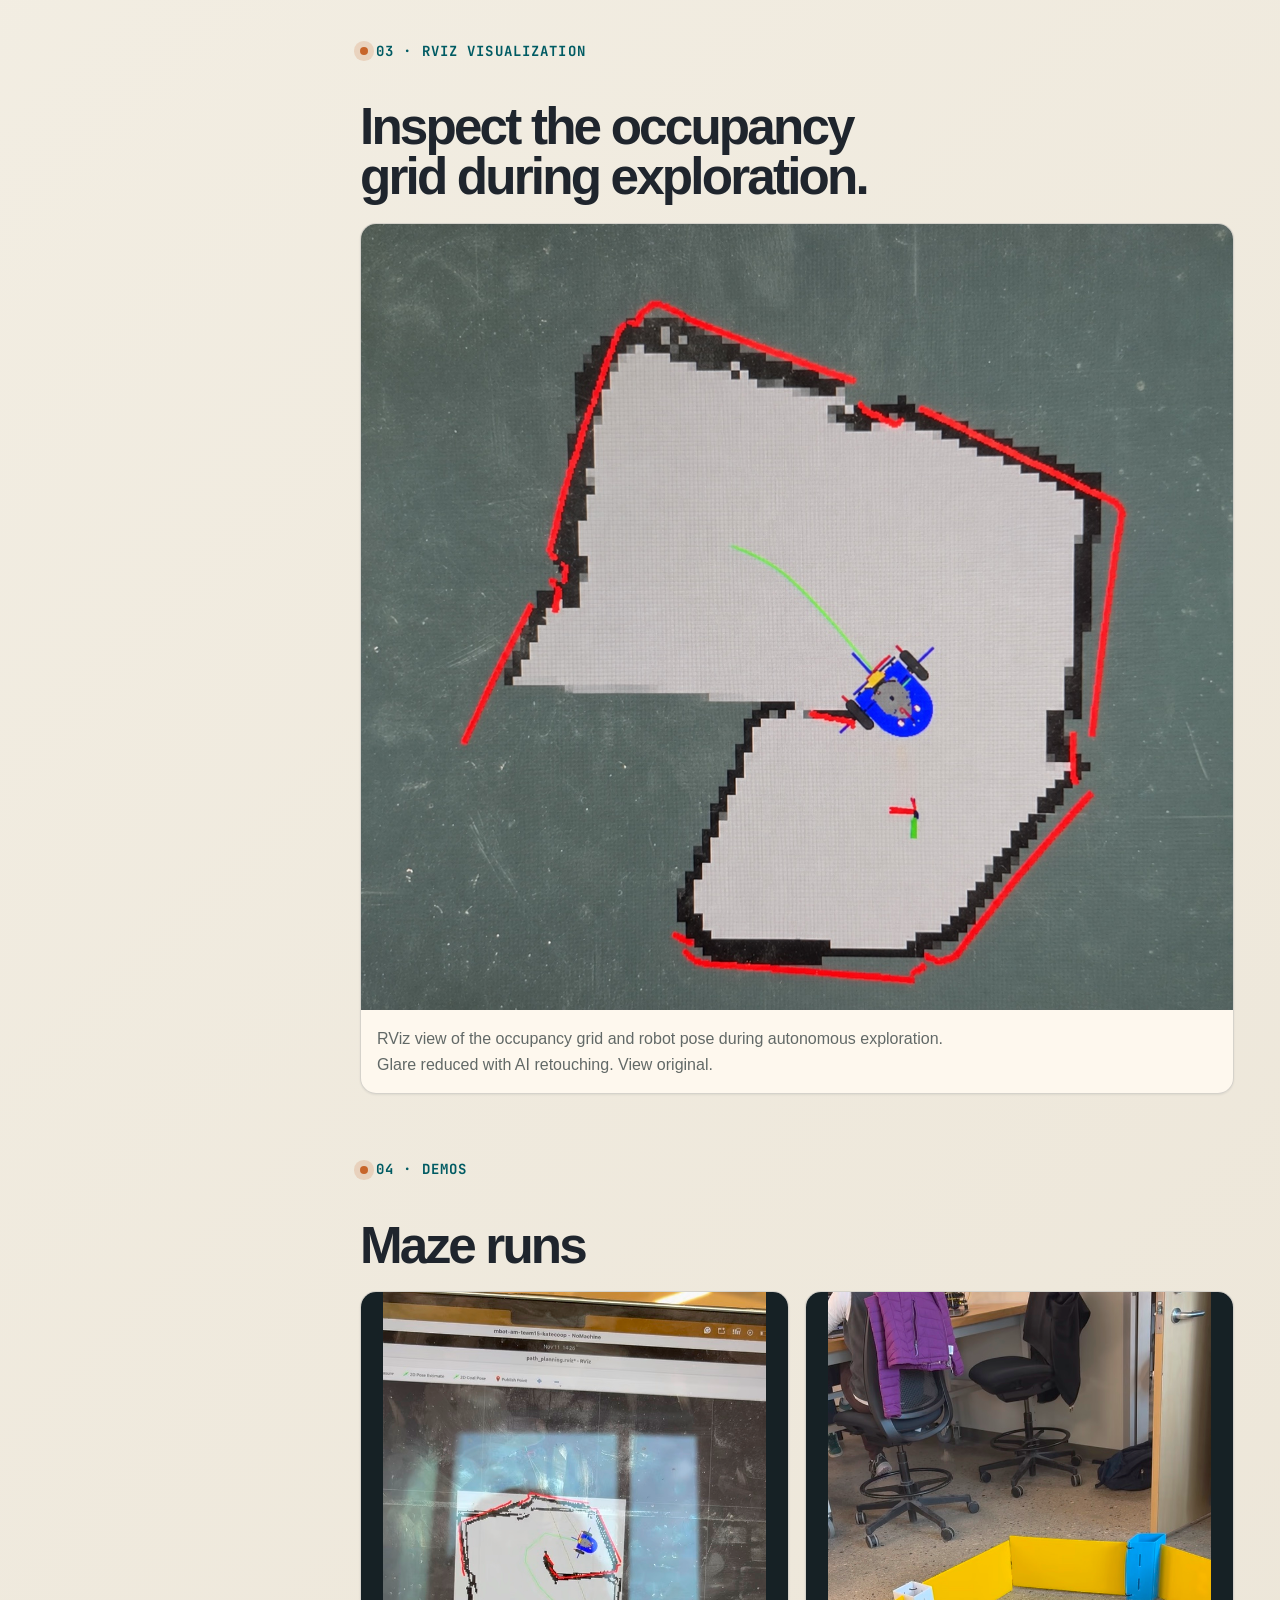
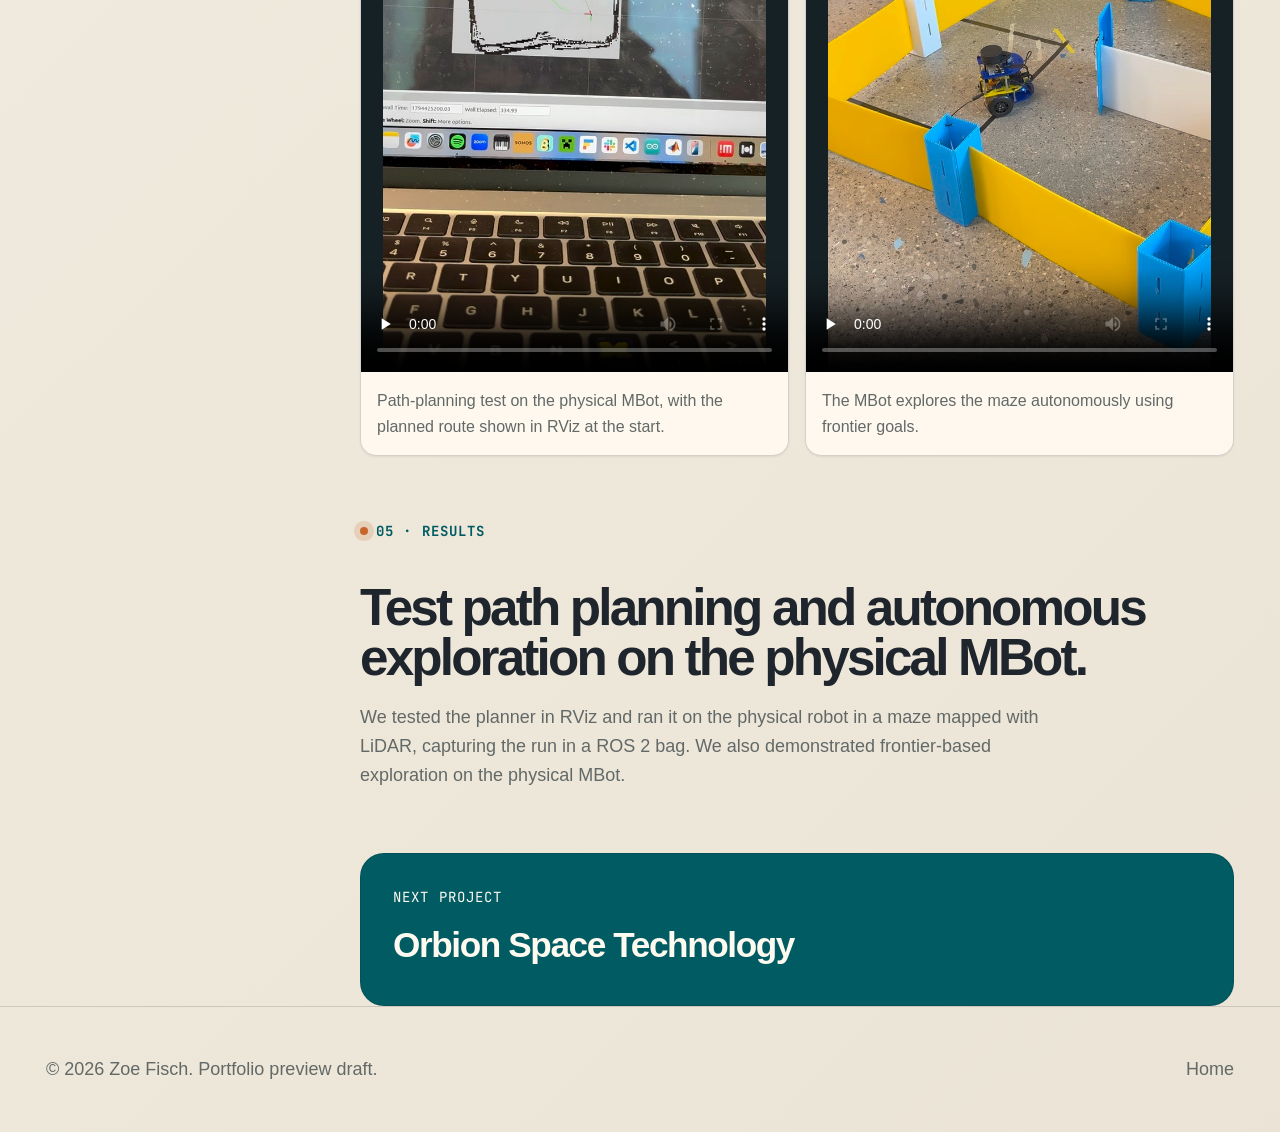
<file: projects/mbot-maze-navigation.html>
<!doctype html>
<html lang="en">
  <head>
    <meta charset="utf-8" />
    <meta name="viewport" content="width=device-width, initial-scale=1" />
    <title>Autonomous Maze Navigation with MBot | Zoe Fisch</title>
    <meta
      name="description"
      content="University of Michigan ROB 330 project by Zoe Fisch and Kate Cooper on ROS 2 path planning, autonomous exploration, and localization with MBot."
    />
    <link rel="preconnect" href="https://api.fontshare.com" />
    <link
      href="https://api.fontshare.com/v2/css?f[]=cabinet-grotesk@400,500,700,800&f[]=satoshi@400,500,700&display=swap"
      rel="stylesheet"
    />
    <link rel="preconnect" href="https://fonts.googleapis.com" />
    <link rel="preconnect" href="https://fonts.gstatic.com" crossorigin />
    <link href="https://fonts.googleapis.com/css2?family=JetBrains+Mono:wght@400;600;700&display=swap" rel="stylesheet" />
    <link rel="stylesheet" href="../style.css?v=3" />
    <script src="../script.js?v=2" defer></script>
  </head>
  <body>
    <a class="skip-link" href="#main">Skip to content</a>
    <header class="site-header">
      <nav class="nav" aria-label="Primary navigation">
        <a class="brand" href="../index.html" aria-label="Zoe Fisch home">
          <svg class="brand-mark" viewBox="0 0 48 48" fill="none" aria-hidden="true">
            <rect x="8" y="10" width="32" height="22" rx="3" stroke="currentColor" stroke-width="3" />
            <path d="M18 39H30" stroke="currentColor" stroke-width="3" stroke-linecap="round" />
            <path d="M24 32V39" stroke="currentColor" stroke-width="3" stroke-linecap="round" />
            <path d="M14 16H34" stroke="currentColor" stroke-width="2" stroke-linecap="round" opacity="0.55" />
          </svg>
          <span>Zoe Fisch</span>
        </a>
        <div class="nav-links">
          <a href="../index.html#projects">Projects</a>
          <a class="mobile-keep" href="mailto:zoefisch@umich.edu">Contact</a>
          <button class="theme-toggle" type="button" data-theme-toggle aria-label="Toggle color theme"></button>
        </div>
      </nav>
    </header>

    <main id="main">
      <section class="container page-hero">
        <div>
          <span class="eyebrow">Project page · Robotics</span>
          <h1>Autonomous Maze Navigation with MBot</h1>
          <p>A ROS 2 navigation system for a LiDAR-equipped MBot that plans routes and explores a maze autonomously.</p>
          <div class="button-row">
            <a class="button button-primary" href="#demos">Watch the demos</a>
            <a class="button button-secondary" href="../index.html#projects">Back to projects</a>
          </div>
        </div>
        <aside class="project-meta" aria-label="Project metadata">
          <div class="meta-row"><span>Role</span><strong>Robotics Software Developer</strong></div>
          <div class="meta-row"><span>Mode</span><strong>Class Project</strong></div>
          <div class="meta-row"><span>Tools</span><strong>C++, ROS 2, RViz, LiDAR, occupancy grids, A*, Theta*, particle filters</strong></div>
          <div class="meta-row"><span>Outcome</span><strong>Validated path planning and autonomous exploration on a physical MBot</strong></div>
        </aside>
      </section>

      <section class="container case-layout">
        <nav class="case-nav" aria-label="Project sections">
          <a href="#overview">Overview</a>
          <a href="#approach">Approach</a>
          <a href="#media">RViz visualization</a>
          <a href="#demos">Demos</a>
          <a href="#results">Results</a>
        </nav>

        <div class="case-content">
          <article class="case-section" id="overview">
            <span class="eyebrow">01 · Overview</span>
            <h2>Plan routes through a maze and explore unmapped space.</h2>
            <p>Kate Cooper and I built a ROS 2 navigation system for a LiDAR-equipped MBot for the Planning and Exploration checkpoint in University of Michigan’s ROB 330 course in Fall 2026.</p>
          </article>

          <article class="case-section" id="approach">
            <span class="eyebrow">02 · Technical approach</span>
            <h2>Use wall clearance to plan routes and frontiers to choose goals.</h2>
            <p>We implemented an A* planner that used an obstacle-distance grid to keep the robot clear of walls, then simplified the planned route by removing unnecessary waypoints when a straight segment had enough clearance. We implemented Theta* to compare how line-of-sight shortcuts during search change the route.</p>
            <p>We also implemented frontier-based exploration so the MBot could choose where to go as it built a map. The robot grouped boundaries between known free space and unexplored areas, selected a nearby frontier as its next goal, and sent the planned waypoints to the motion controller.</p>
            <p>We prototyped unknown-start localization by distributing particles across free space in a known map.</p>
          </article>

          <article class="case-section" id="media">
            <span class="eyebrow">03 · RViz visualization</span>
            <h2>Inspect the occupancy grid during exploration.</h2>
            <figure class="media-frame">
              <img
                src="../assets/images/mbot-rviz-exploration-retouched.jpg"
                alt="RViz occupancy grid with the MBot pose, mapped walls, and a green route segment"
                width="1320"
                height="1191"
                loading="lazy"
                decoding="async"
              />
              <figcaption>RViz view of the occupancy grid and robot pose during autonomous exploration. Glare reduced with AI retouching. <a href="../assets/images/mbot-rviz-exploration.jpg">View original</a>.</figcaption>
            </figure>
          </article>

          <article class="case-section" id="demos">
            <span class="eyebrow">04 · Demos</span>
            <h2>Maze runs</h2>
            <div class="video-grid">
              <figure class="media-frame video-frame">
                <video controls playsinline preload="none" width="720" height="1280" poster="../assets/images/mbot-path-planning.jpg" aria-label="Physical MBot path-planning demo">
                  <source src="../assets/videos/mbot-path-planning.mp4" type="video/mp4" />
                  <a href="../assets/videos/mbot-path-planning.mp4">Download the path-planning demo</a>.
                </video>
                <figcaption>Path-planning test on the physical MBot, with the planned route shown in RViz at the start.</figcaption>
              </figure>
              <figure class="media-frame video-frame">
                <video controls playsinline preload="none" width="720" height="1280" poster="../assets/images/mbot-autonomous-exploration.jpg" aria-label="Physical MBot autonomous exploration demo">
                  <source src="../assets/videos/mbot-autonomous-exploration.mp4" type="video/mp4" />
                  <a href="../assets/videos/mbot-autonomous-exploration.mp4">Download the autonomous exploration demo</a>.
                </video>
                <figcaption>The MBot explores the maze autonomously using frontier goals.</figcaption>
              </figure>
            </div>
          </article>
          <article class="case-section" id="results">
            <span class="eyebrow">05 · Results</span>
            <h2>Test path planning and autonomous exploration on the physical MBot.</h2>
            <p>We tested the planner in RViz and ran it on the physical robot in a maze mapped with LiDAR, capturing the run in a ROS 2 bag. We also demonstrated frontier-based exploration on the physical MBot.</p>
          </article>

          <a class="next-project" href="new-project.html">
            <span>Next project</span>
            <strong>Orbion Space Technology</strong>
          </a>
        </div>
      </section>
    </main>

    <footer class="footer">
      <div class="footer-inner">
        <p>© 2026 Zoe Fisch. Portfolio preview draft.</p>
        <p><a href="../index.html">Home</a></p>
      </div>
    </footer>
  </body>
</html>
</file>
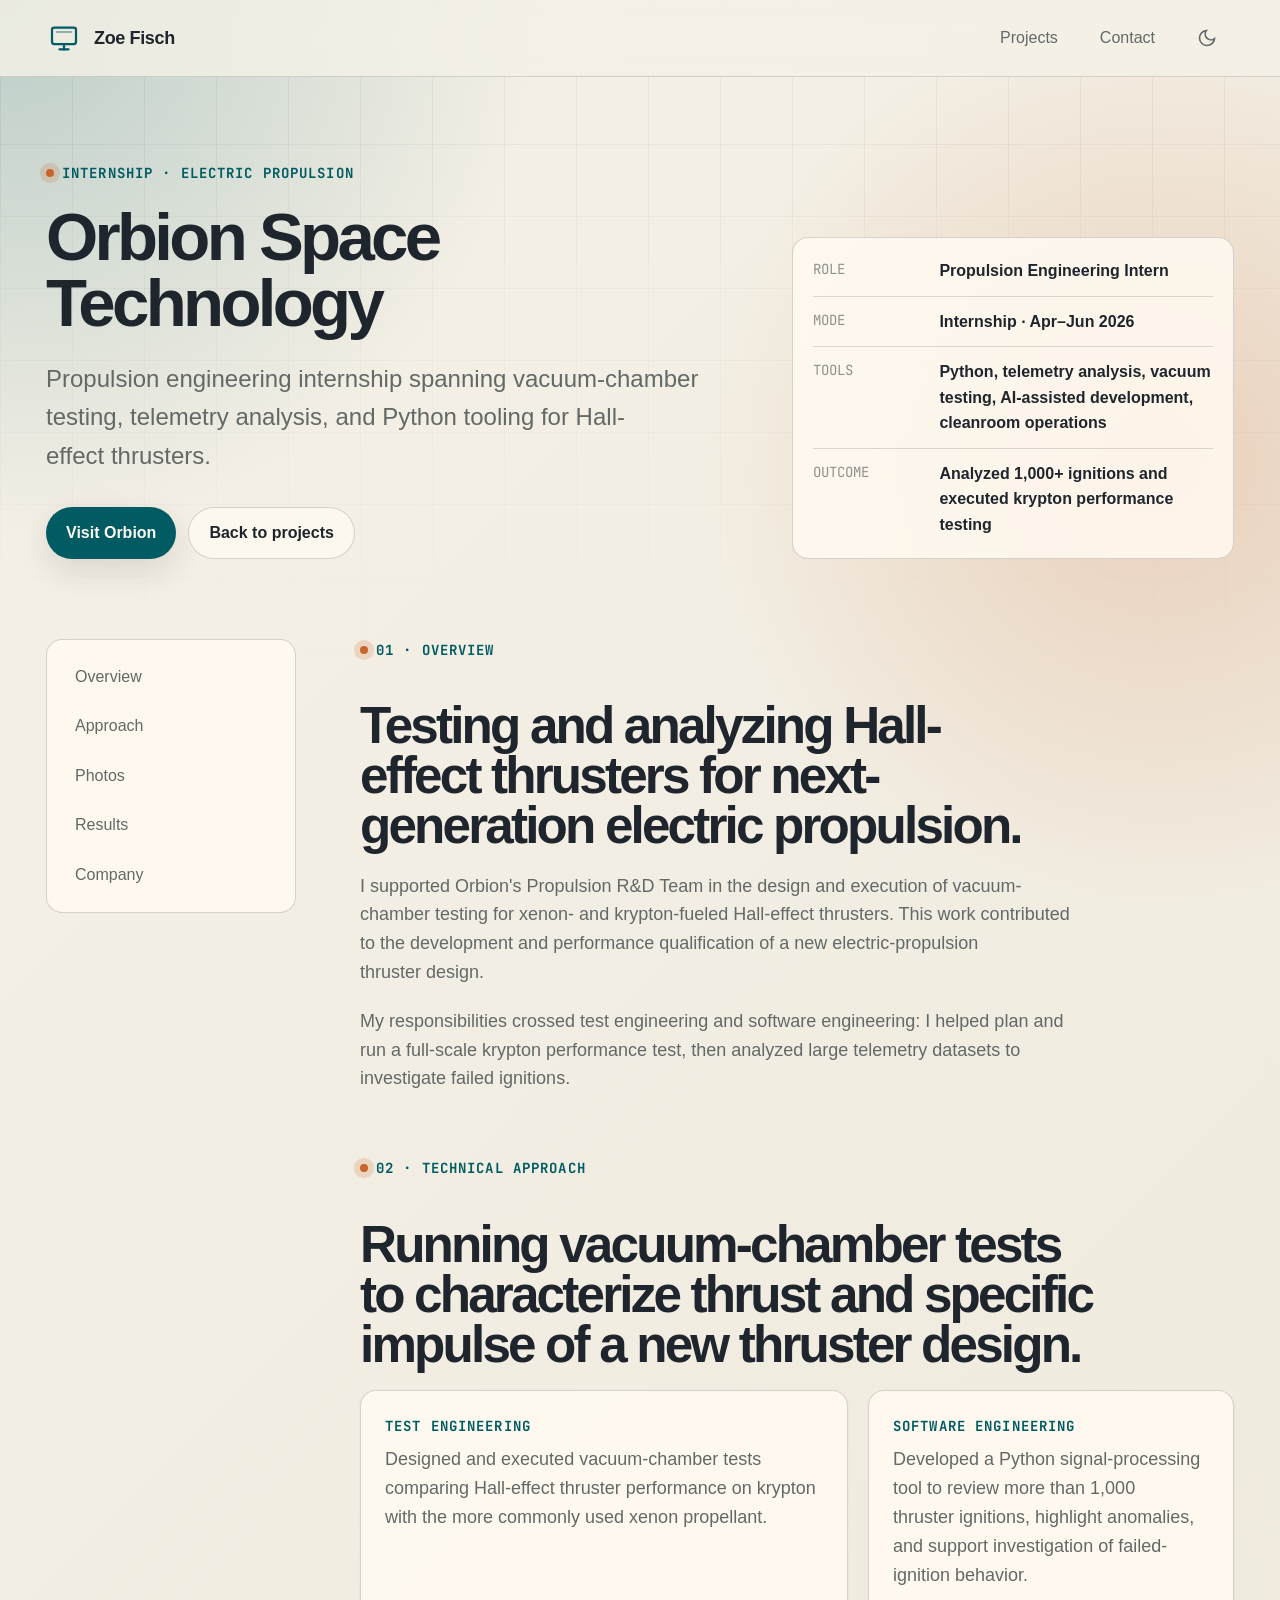
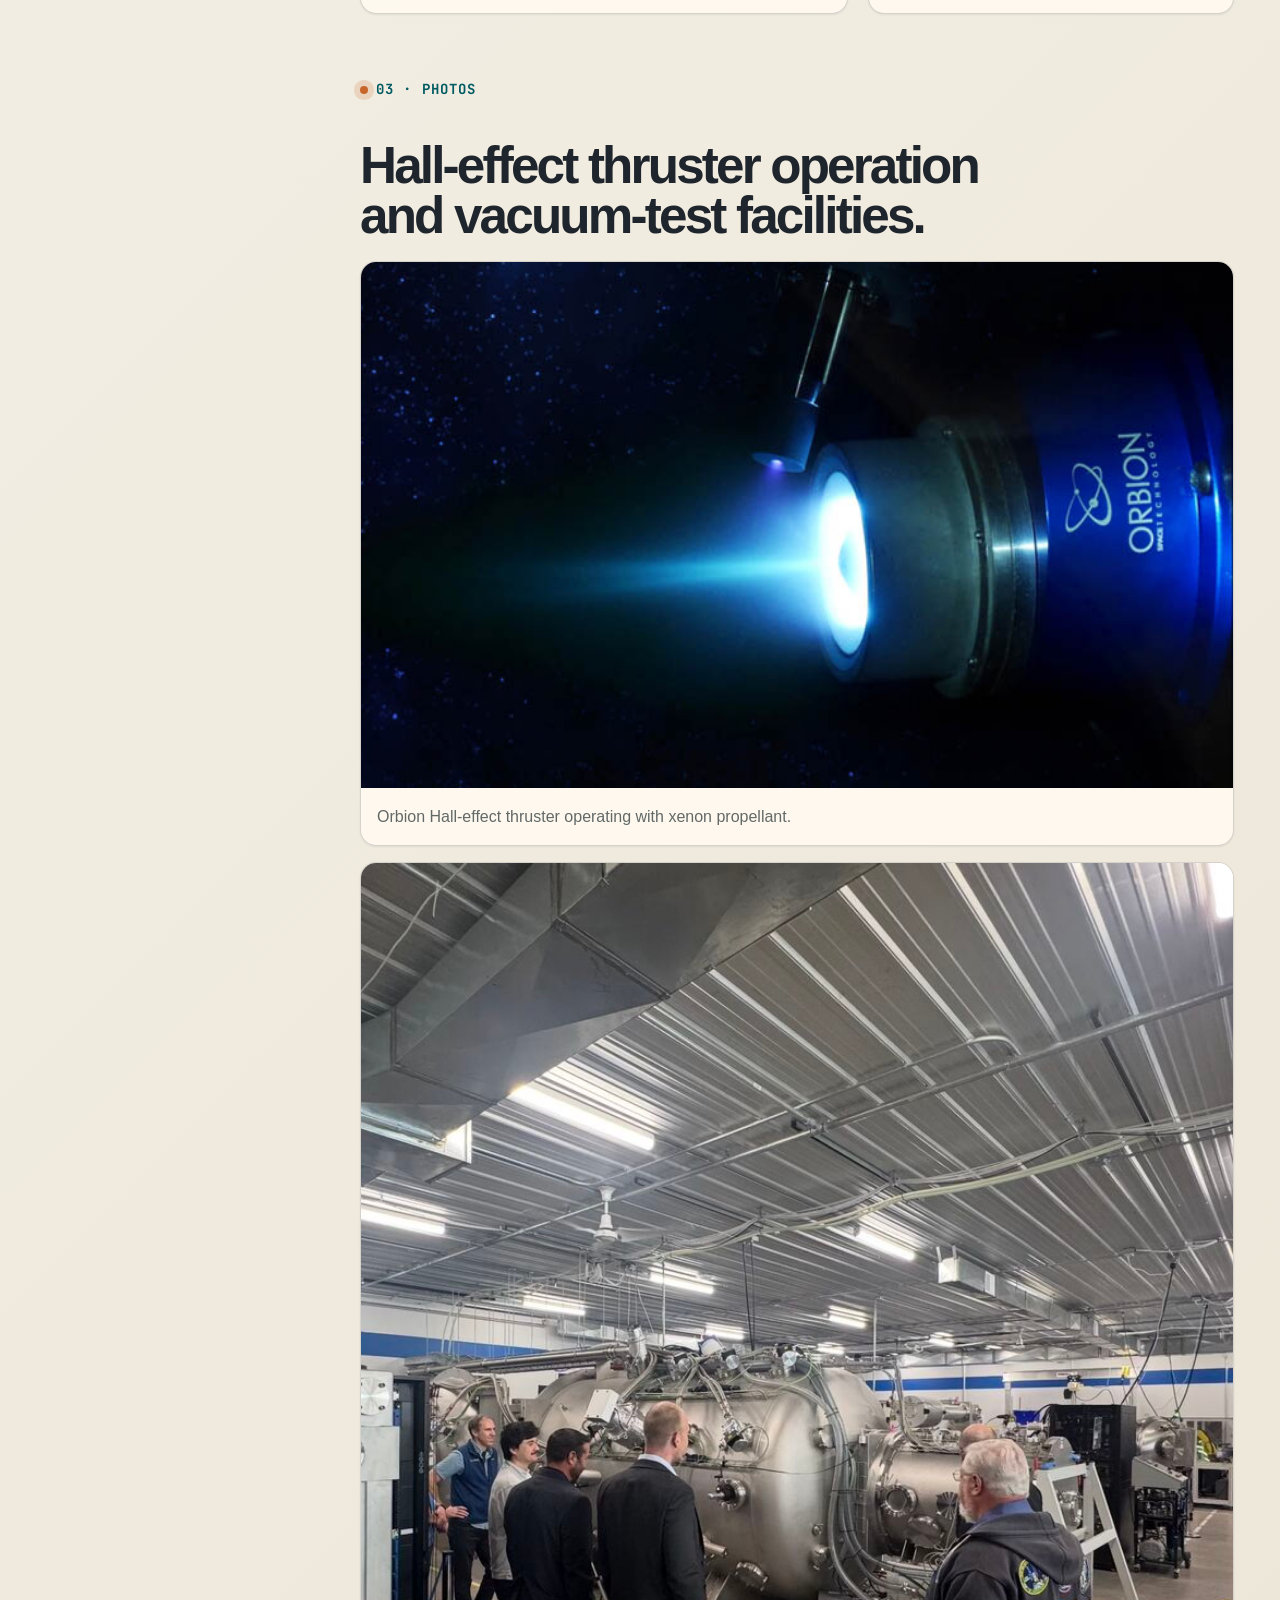
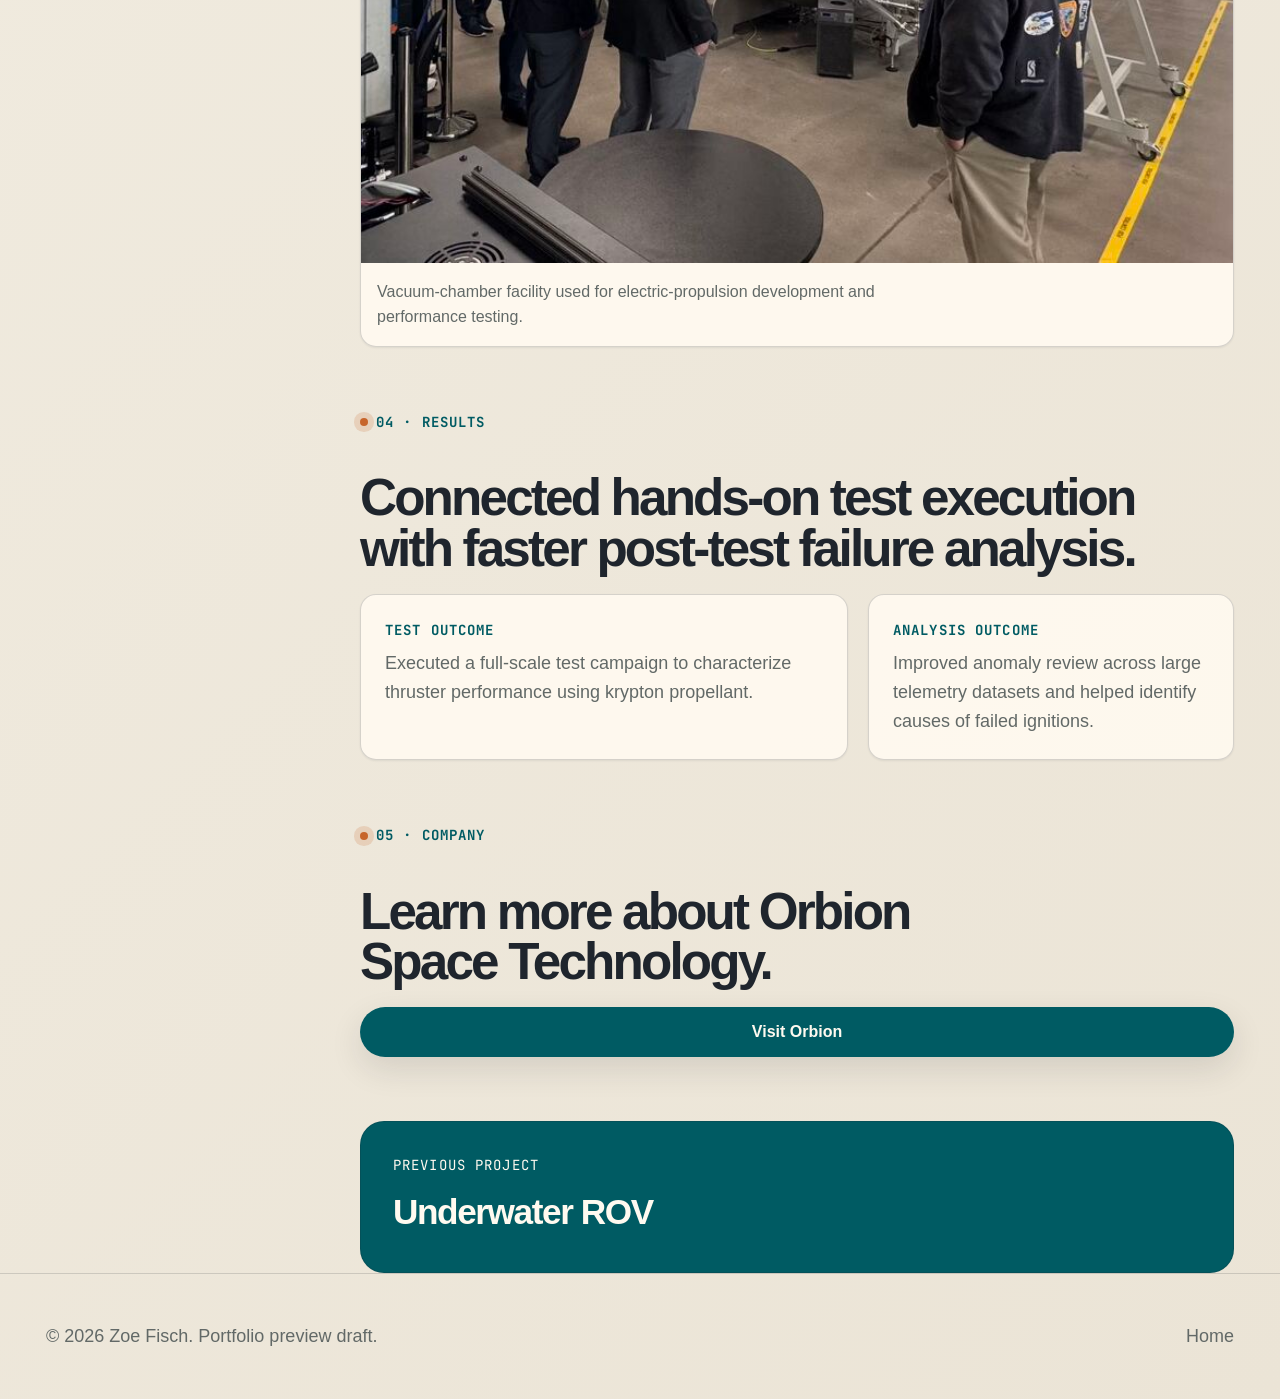
<file: projects/new-project.html>
<!doctype html>
<html lang="en">
  <head>
    <meta charset="utf-8" />
    <meta name="viewport" content="width=device-width, initial-scale=1" />
    <title>Orbion Space Technology | Zoe Fisch</title>
    <meta
      name="description"
      content="Propulsion engineering internship at Orbion Space Technology focused on Hall-effect thruster testing, telemetry analysis, and Python signal-processing tools."
    />
    <link rel="preconnect" href="https://api.fontshare.com" />
    <link
      href="https://api.fontshare.com/v2/css?f[]=cabinet-grotesk@400,500,700,800&f[]=satoshi@400,500,700&display=swap"
      rel="stylesheet"
    />
    <link rel="preconnect" href="https://fonts.googleapis.com" />
    <link rel="preconnect" href="https://fonts.gstatic.com" crossorigin />
    <link href="https://fonts.googleapis.com/css2?family=JetBrains+Mono:wght@400;600;700&display=swap" rel="stylesheet" />
    <link rel="stylesheet" href="../style.css" />
    <script src="../script.js" defer></script>
  </head>
  <body>
    <a class="skip-link" href="#main">Skip to content</a>
    <header class="site-header">
      <nav class="nav" aria-label="Primary navigation">
        <a class="brand" href="../index.html" aria-label="Zoe Fisch home">
          <svg class="brand-mark" viewBox="0 0 48 48" fill="none" aria-hidden="true">
            <rect x="8" y="10" width="32" height="22" rx="3" stroke="currentColor" stroke-width="3" />
            <path d="M18 39H30" stroke="currentColor" stroke-width="3" stroke-linecap="round" />
            <path d="M24 32V39" stroke="currentColor" stroke-width="3" stroke-linecap="round" />
            <path d="M14 16H34" stroke="currentColor" stroke-width="2" stroke-linecap="round" opacity="0.55" />
          </svg>
          <span>Zoe Fisch</span>
        </a>
        <div class="nav-links">
          <a href="../index.html#projects">Projects</a>
          <a class="mobile-keep" href="mailto:zoefisch@umich.edu">Contact</a>
          <button class="theme-toggle" type="button" data-theme-toggle aria-label="Toggle color theme"></button>
        </div>
      </nav>
    </header>

    <main id="main">
      <section class="container page-hero">
        <div>
          <span class="eyebrow">Internship · Electric propulsion</span>
          <h1>Orbion Space Technology</h1>
          <p>
            Propulsion engineering internship spanning vacuum-chamber testing, telemetry analysis, and Python tooling
            for Hall-effect thrusters.
          </p>
          <div class="button-row">
            <a
              class="button button-primary"
              href="https://orbionspace.com/"
              target="_blank"
              rel="noreferrer"
              >Visit Orbion</a
            >
            <a class="button button-secondary" href="../index.html#projects">Back to projects</a>
          </div>
        </div>
        <aside class="project-meta" aria-label="Project metadata">
          <div class="meta-row"><span>Role</span><strong>Propulsion Engineering Intern</strong></div>
          <div class="meta-row"><span>Mode</span><strong>Internship · Apr–Jun 2026</strong></div>
          <div class="meta-row"><span>Tools</span><strong>Python, telemetry analysis, vacuum testing, AI-assisted development, cleanroom operations</strong></div>
          <div class="meta-row"><span>Outcome</span><strong>Analyzed 1,000+ ignitions and executed krypton performance testing</strong></div>
        </aside>
      </section>

      <section class="container case-layout">
        <nav class="case-nav" aria-label="Project sections">
          <a href="#overview">Overview</a>
          <a href="#approach">Approach</a>
          <a href="#media">Photos</a>
          <a href="#results">Results</a>
          <a href="#company">Company</a>
        </nav>

        <div class="case-content">
          <article class="case-section" id="overview">
            <span class="eyebrow">01 · Overview</span>
            <h2>Testing and analyzing Hall-effect thrusters for next-generation electric propulsion.</h2>
            <p>
              I supported Orbion's Propulsion R&amp;D Team in the design and execution of vacuum-chamber testing for
              xenon- and krypton-fueled Hall-effect thrusters. This work contributed to the development and performance
              qualification of a new electric-propulsion thruster design.
            </p>
            <p>
              My responsibilities crossed test engineering and software engineering: I helped plan and run a full-scale
              krypton performance test, then analyzed large telemetry datasets to investigate failed ignitions.
            </p>
          </article>

          <article class="case-section" id="approach">
            <span class="eyebrow">02 · Technical approach</span>
            <h2>Running vacuum-chamber tests to characterize thrust and specific impulse of a new thruster design.</h2>
            <div class="split">
              <div class="callout">
                <strong>Test engineering</strong>
                <p>
                  Designed and executed vacuum-chamber tests comparing Hall-effect thruster performance on krypton with
                  the more commonly used xenon propellant.
                </p>
              </div>
              <div class="callout">
                <strong>Software engineering</strong>
                <p>
                  Developed a Python signal-processing tool to review more than 1,000 thruster ignitions, highlight
                  anomalies, and support investigation of failed-ignition behavior.
                </p>
              </div>
            </div>
          </article>

          <article class="case-section" id="media">
            <span class="eyebrow">03 · Photos</span>
            <h2>Hall-effect thruster operation and vacuum-test facilities.</h2>
            <div class="gallery">
              <figure class="media-frame wide">
                <img
                  src="../assets/images/orbion-hall-effect-thruster.jpg"
                  alt="Orbion Hall-effect thruster operating with xenon propellant"
                  width="687"
                  height="414"
                  loading="lazy"
                  decoding="async"
                />
                <figcaption>Orbion Hall-effect thruster operating with xenon propellant.</figcaption>
              </figure>
              <figure class="media-frame wide">
                <img
                  src="../assets/images/orbion-vacuum-chamber-facility.jpeg"
                  alt="Orbion vacuum-chamber testing facility"
                  width="800"
                  height="917"
                  loading="lazy"
                  decoding="async"
                />
                <figcaption>Vacuum-chamber facility used for electric-propulsion development and performance testing.</figcaption>
              </figure>
            </div>
          </article>

          <article class="case-section" id="results">
            <span class="eyebrow">04 · Results</span>
            <h2>Connected hands-on test execution with faster post-test failure analysis.</h2>
            <div class="split">
              <div class="callout">
                <strong>Test outcome</strong>
                <p>Executed a full-scale test campaign to characterize thruster performance using krypton propellant.</p>
              </div>
              <div class="callout">
                <strong>Analysis outcome</strong>
                <p>Improved anomaly review across large telemetry datasets and helped identify causes of failed ignitions.</p>
              </div>
            </div>
          </article>

          <article class="case-section" id="company">
            <span class="eyebrow">05 · Company</span>
            <h2>Learn more about Orbion Space Technology.</h2>
            <a class="button button-primary" href="https://orbionspace.com/" target="_blank" rel="noreferrer">Visit Orbion</a>
          </article>

          <a class="next-project" href="underwater-rov.html">
            <span>Previous project</span>
            <strong>Underwater ROV</strong>
          </a>
        </div>
      </section>
    </main>

    <footer class="footer">
      <div class="footer-inner">
        <p>© 2026 Zoe Fisch. Portfolio preview draft.</p>
        <p><a href="../index.html">Home</a></p>
      </div>
    </footer>
  </body>
</html>
</file>
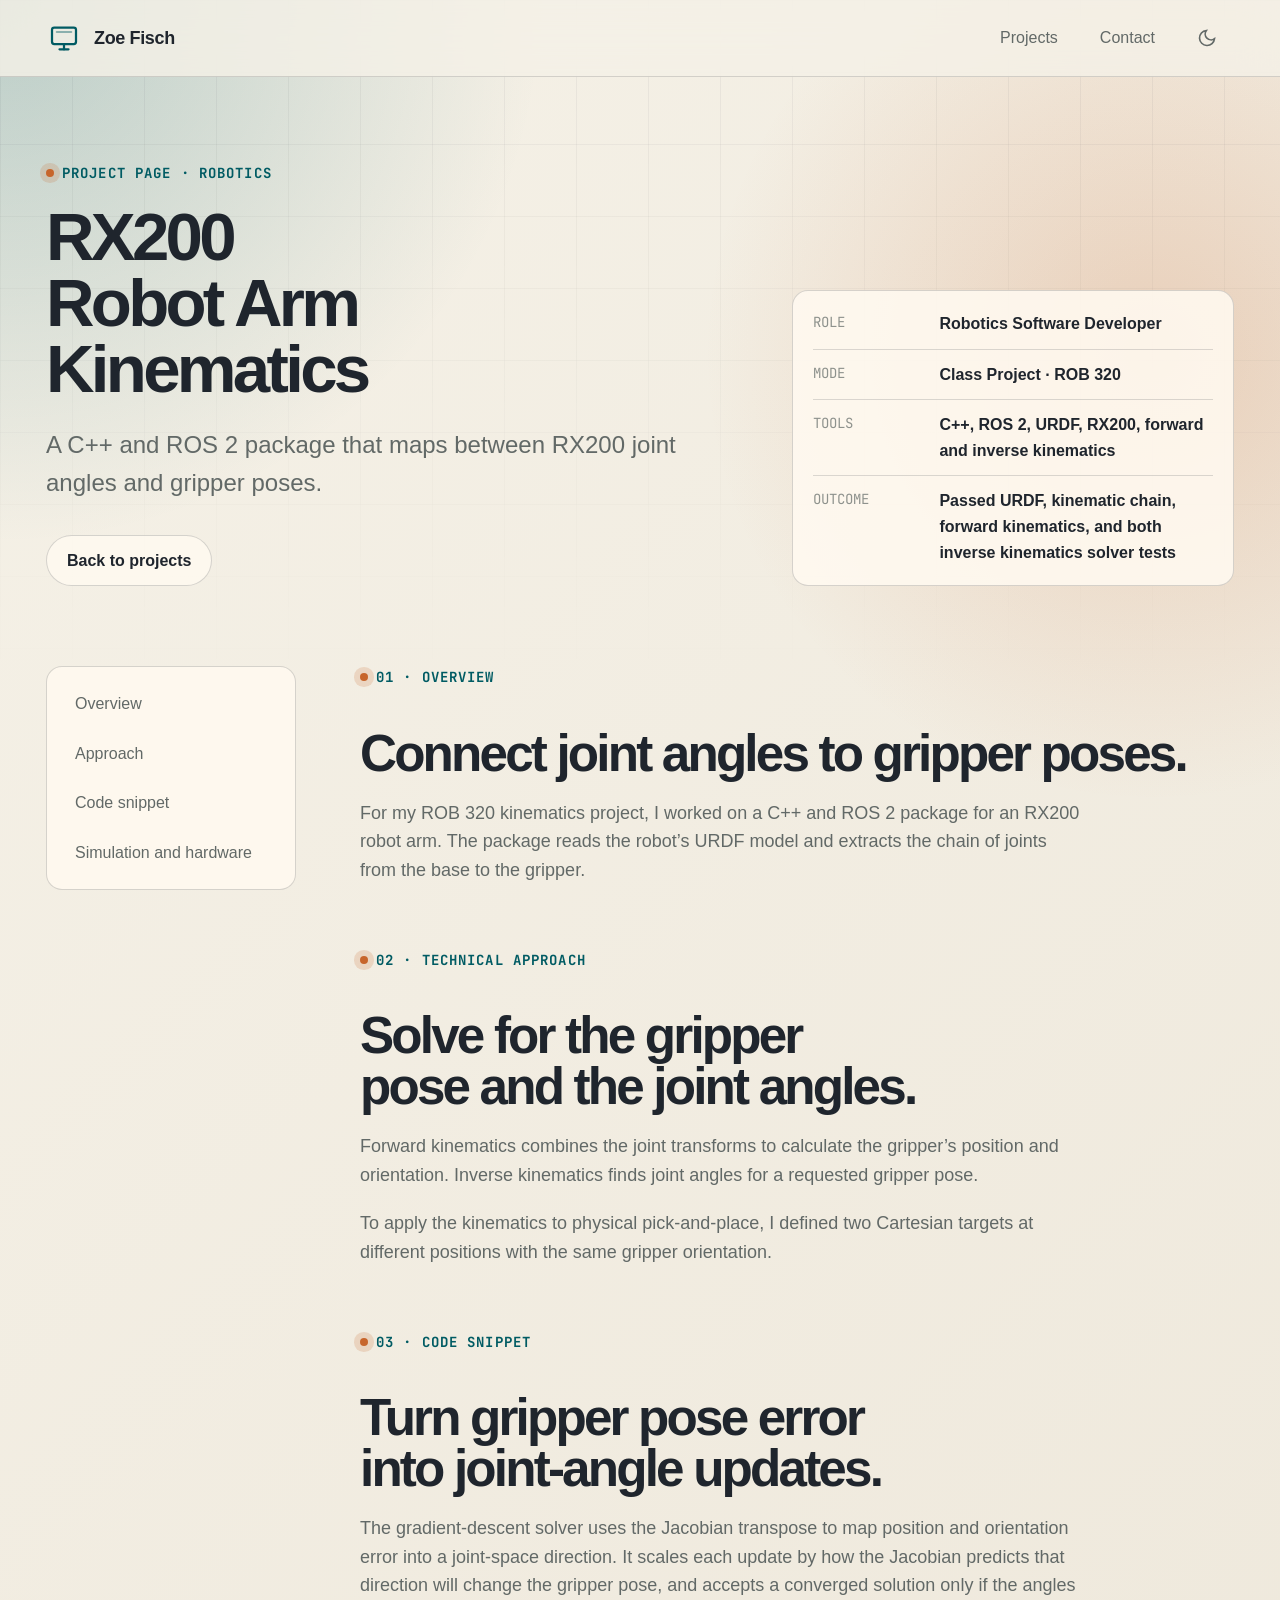
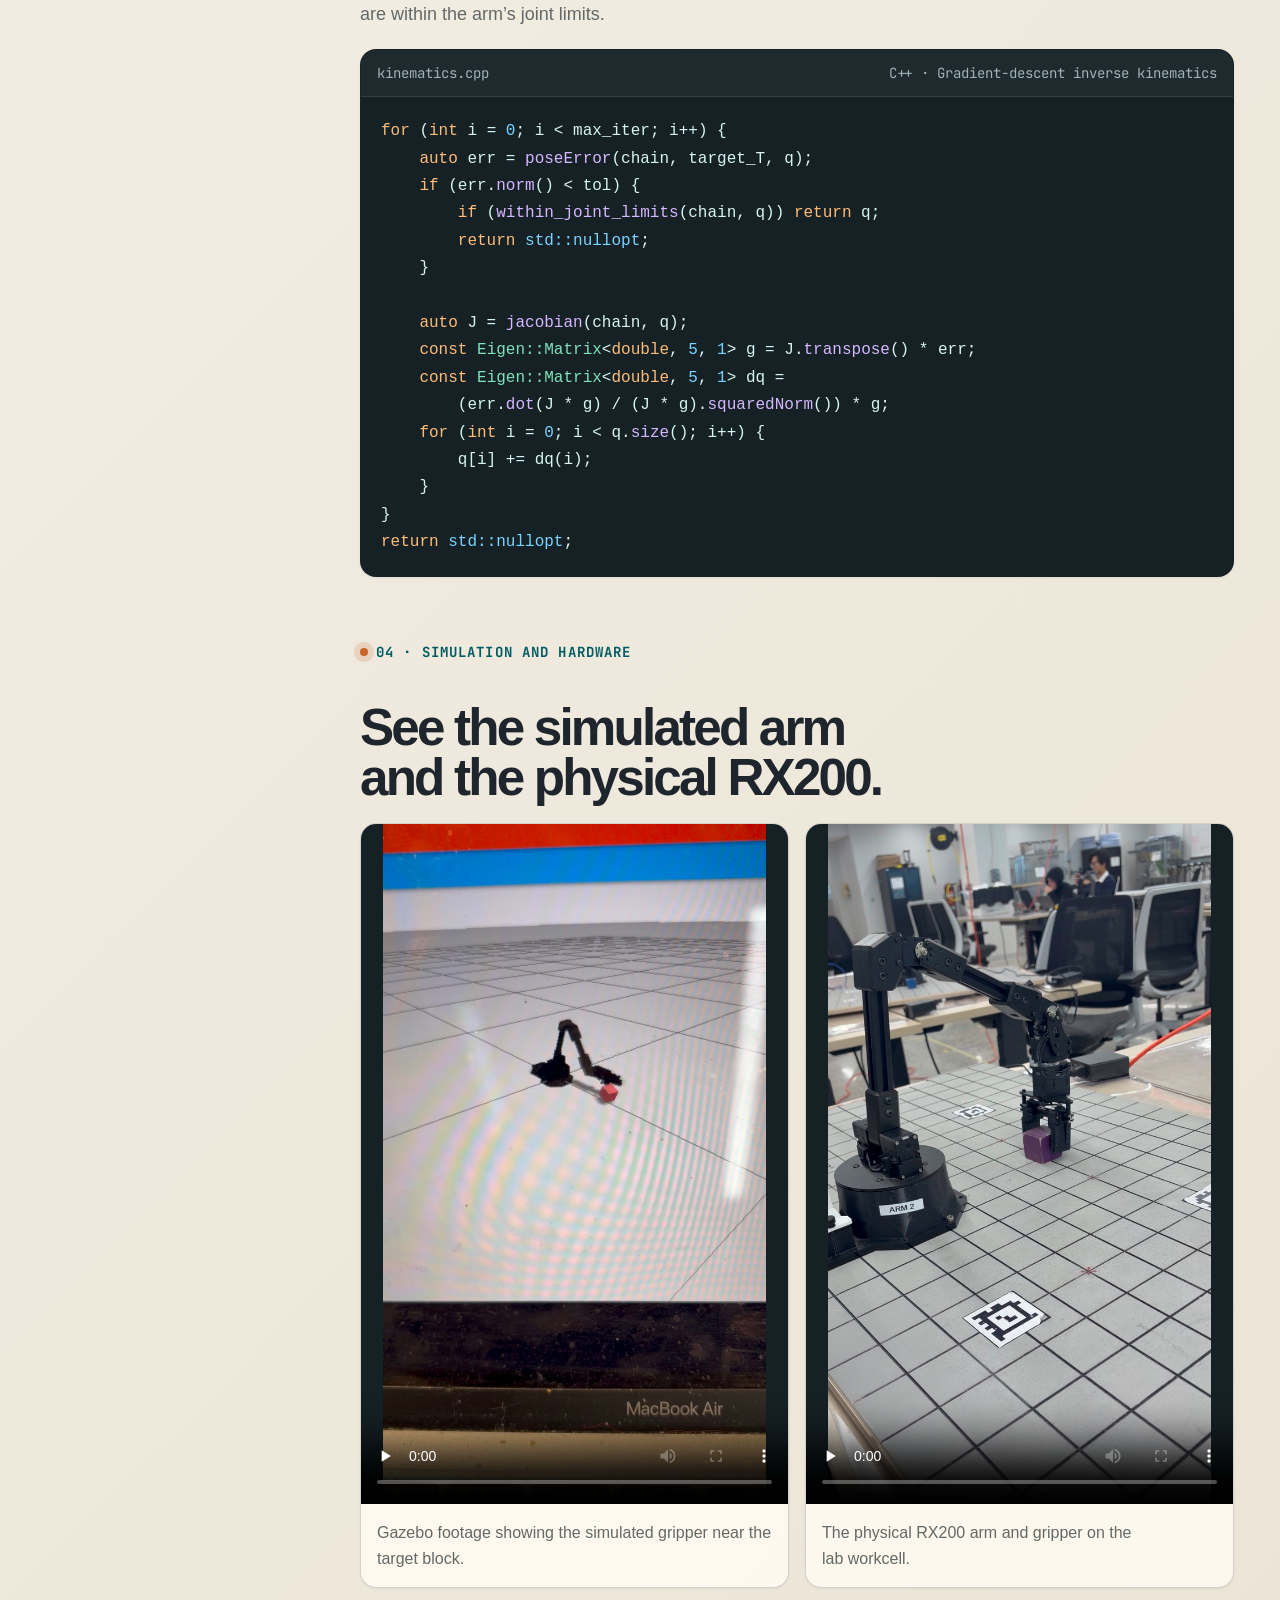
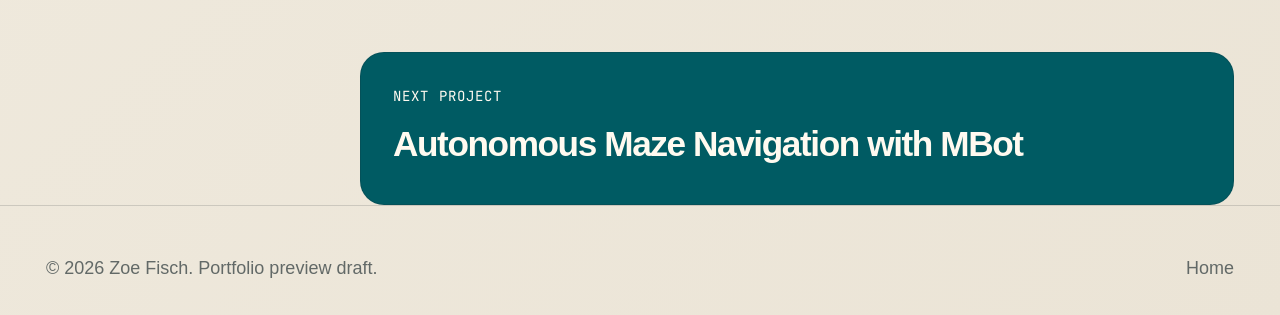
<file: projects/rx200-kinematics.html>
<!doctype html>
<html lang="en">
  <head>
    <meta charset="utf-8" />
    <meta name="viewport" content="width=device-width, initial-scale=1" />
    <title>RX200 Robot Arm Kinematics | Zoe Fisch</title>
    <meta
      name="description"
      content="ROB 320 project by Zoe Fisch on forward and inverse kinematics for an RX200 robot arm using C++, ROS 2, and URDF."
    />
    <link rel="preconnect" href="https://api.fontshare.com" />
    <link
      href="https://api.fontshare.com/v2/css?f[]=cabinet-grotesk@400,500,700,800&f[]=satoshi@400,500,700&display=swap"
      rel="stylesheet"
    />
    <link rel="preconnect" href="https://fonts.googleapis.com" />
    <link rel="preconnect" href="https://fonts.gstatic.com" crossorigin />
    <link href="https://fonts.googleapis.com/css2?family=JetBrains+Mono:wght@400;600;700&display=swap" rel="stylesheet" />
    <link rel="stylesheet" href="../style.css?v=3" />
    <script src="../script.js?v=2" defer></script>
  </head>
  <body>
    <a class="skip-link" href="#main">Skip to content</a>
    <header class="site-header">
      <nav class="nav" aria-label="Primary navigation">
        <a class="brand" href="../index.html" aria-label="Zoe Fisch home">
          <svg class="brand-mark" viewBox="0 0 48 48" fill="none" aria-hidden="true">
            <rect x="8" y="10" width="32" height="22" rx="3" stroke="currentColor" stroke-width="3" />
            <path d="M18 39H30" stroke="currentColor" stroke-width="3" stroke-linecap="round" />
            <path d="M24 32V39" stroke="currentColor" stroke-width="3" stroke-linecap="round" />
            <path d="M14 16H34" stroke="currentColor" stroke-width="2" stroke-linecap="round" opacity="0.55" />
          </svg>
          <span>Zoe Fisch</span>
        </a>
        <div class="nav-links">
          <a href="../index.html#projects">Projects</a>
          <a class="mobile-keep" href="mailto:zoefisch@umich.edu">Contact</a>
          <button class="theme-toggle" type="button" data-theme-toggle aria-label="Toggle color theme"></button>
        </div>
      </nav>
    </header>

    <main id="main">
      <section class="container page-hero">
        <div>
          <span class="eyebrow">Project page · Robotics</span>
          <h1>RX200 Robot Arm Kinematics</h1>
          <p>A C++ and ROS 2 package that maps between RX200 joint angles and gripper poses.</p>
          <div class="button-row">
            <a class="button button-secondary" href="../index.html#projects">Back to projects</a>
          </div>
        </div>
        <aside class="project-meta" aria-label="Project metadata">
          <div class="meta-row"><span>Role</span><strong>Robotics Software Developer</strong></div>
          <div class="meta-row"><span>Mode</span><strong>Class Project · ROB 320</strong></div>
          <div class="meta-row"><span>Tools</span><strong>C++, ROS 2, URDF, RX200, forward and inverse kinematics</strong></div>
          <div class="meta-row"><span>Outcome</span><strong>Passed URDF, kinematic chain, forward kinematics, and both inverse kinematics solver tests</strong></div>
        </aside>
      </section>

      <section class="container case-layout">
        <nav class="case-nav" aria-label="Project sections">
          <a href="#overview">Overview</a>
          <a href="#approach">Approach</a>
          <a href="#code">Code snippet</a>
          <a href="#demos">Simulation and hardware</a>
        </nav>

        <div class="case-content">
          <article class="case-section" id="overview">
            <span class="eyebrow">01 · Overview</span>
            <h2>Connect joint angles to gripper poses.</h2>
            <p>For my ROB 320 kinematics project, I worked on a C++ and ROS 2 package for an RX200 robot arm. The package reads the robot’s URDF model and extracts the chain of joints from the base to the gripper.</p>
          </article>

          <article class="case-section" id="approach">
            <span class="eyebrow">02 · Technical approach</span>
            <h2>Solve for the gripper pose and the joint angles.</h2>
            <p>Forward kinematics combines the joint transforms to calculate the gripper’s position and orientation. Inverse kinematics finds joint angles for a requested gripper pose.</p>
            <p>To apply the kinematics to physical pick-and-place, I defined two Cartesian targets at different positions with the same gripper orientation.</p>
          </article>

          <article class="case-section" id="code">
            <span class="eyebrow">03 · Code snippet</span>
            <h2>Turn gripper pose error into joint-angle updates.</h2>
            <p>The gradient-descent solver uses the Jacobian transpose to map position and orientation error into a joint-space direction. It scales each update by how the Jacobian predicts that direction will change the gripper pose, and accepts a converged solution only if the angles are within the arm’s joint limits.</p>
            <div class="code-panel">
              <div class="code-toolbar"><span>kinematics.cpp</span><span>C++ · Gradient-descent inverse kinematics</span></div>
              <pre><code><span class="keyword">for</span> (<span class="keyword">int</span> i = <span class="constant">0</span>; i &lt; max_iter; i++) {
    <span class="keyword">auto</span> err = <span class="function">poseError</span>(chain, target_T, q);
    <span class="keyword">if</span> (err.<span class="function">norm</span>() &lt; tol) {
        <span class="keyword">if</span> (<span class="function">within_joint_limits</span>(chain, q)) <span class="keyword">return</span> q;
        <span class="keyword">return</span> <span class="constant">std::nullopt</span>;
    }

    <span class="keyword">auto</span> J = <span class="function">jacobian</span>(chain, q);
    <span class="keyword">const</span> <span class="type">Eigen::Matrix</span>&lt;<span class="keyword">double</span>, <span class="constant">5</span>, <span class="constant">1</span>&gt; g = J.<span class="function">transpose</span>() * err;
    <span class="keyword">const</span> <span class="type">Eigen::Matrix</span>&lt;<span class="keyword">double</span>, <span class="constant">5</span>, <span class="constant">1</span>&gt; dq =
        (err.<span class="function">dot</span>(J * g) / (J * g).<span class="function">squaredNorm</span>()) * g;
    <span class="keyword">for</span> (<span class="keyword">int</span> i = <span class="constant">0</span>; i &lt; q.<span class="function">size</span>(); i++) {
        q[i] += dq(i);
    }
}
<span class="keyword">return</span> <span class="constant">std::nullopt</span>;</code></pre>
            </div>
          </article>

          <article class="case-section" id="demos">
            <span class="eyebrow">04 · Simulation and hardware</span>
            <h2>See the simulated arm and the physical RX200.</h2>
            <div class="video-grid">
              <figure class="media-frame video-frame">
                <video controls playsinline preload="none" width="540" height="960" poster="../assets/images/rx200-simulation.jpg" aria-label="RX200 Gazebo simulation footage">
                  <source src="../assets/videos/rx200-simulation.mp4" type="video/mp4" />
                  <a href="../assets/videos/rx200-simulation.mp4">Download the simulation clip</a>.
                </video>
                <figcaption>Gazebo footage showing the simulated gripper near the target block.</figcaption>
              </figure>
              <figure class="media-frame video-frame">
                <video controls playsinline preload="none" width="540" height="960" poster="../assets/images/rx200-hardware.jpg" aria-label="Physical RX200 arm footage">
                  <source src="../assets/videos/rx200-hardware.mp4" type="video/mp4" />
                  <a href="../assets/videos/rx200-hardware.mp4">Download the hardware clip</a>.
                </video>
                <figcaption>The physical RX200 arm and gripper on the lab workcell.</figcaption>
              </figure>
            </div>
          </article>

          <a class="next-project" href="mbot-maze-navigation.html">
            <span>Next project</span>
            <strong>Autonomous Maze Navigation with MBot</strong>
          </a>
        </div>
      </section>
    </main>

    <footer class="footer">
      <div class="footer-inner">
        <p>© 2026 Zoe Fisch. Portfolio preview draft.</p>
        <p><a href="../index.html">Home</a></p>
      </div>
    </footer>
  </body>
</html>
</file>
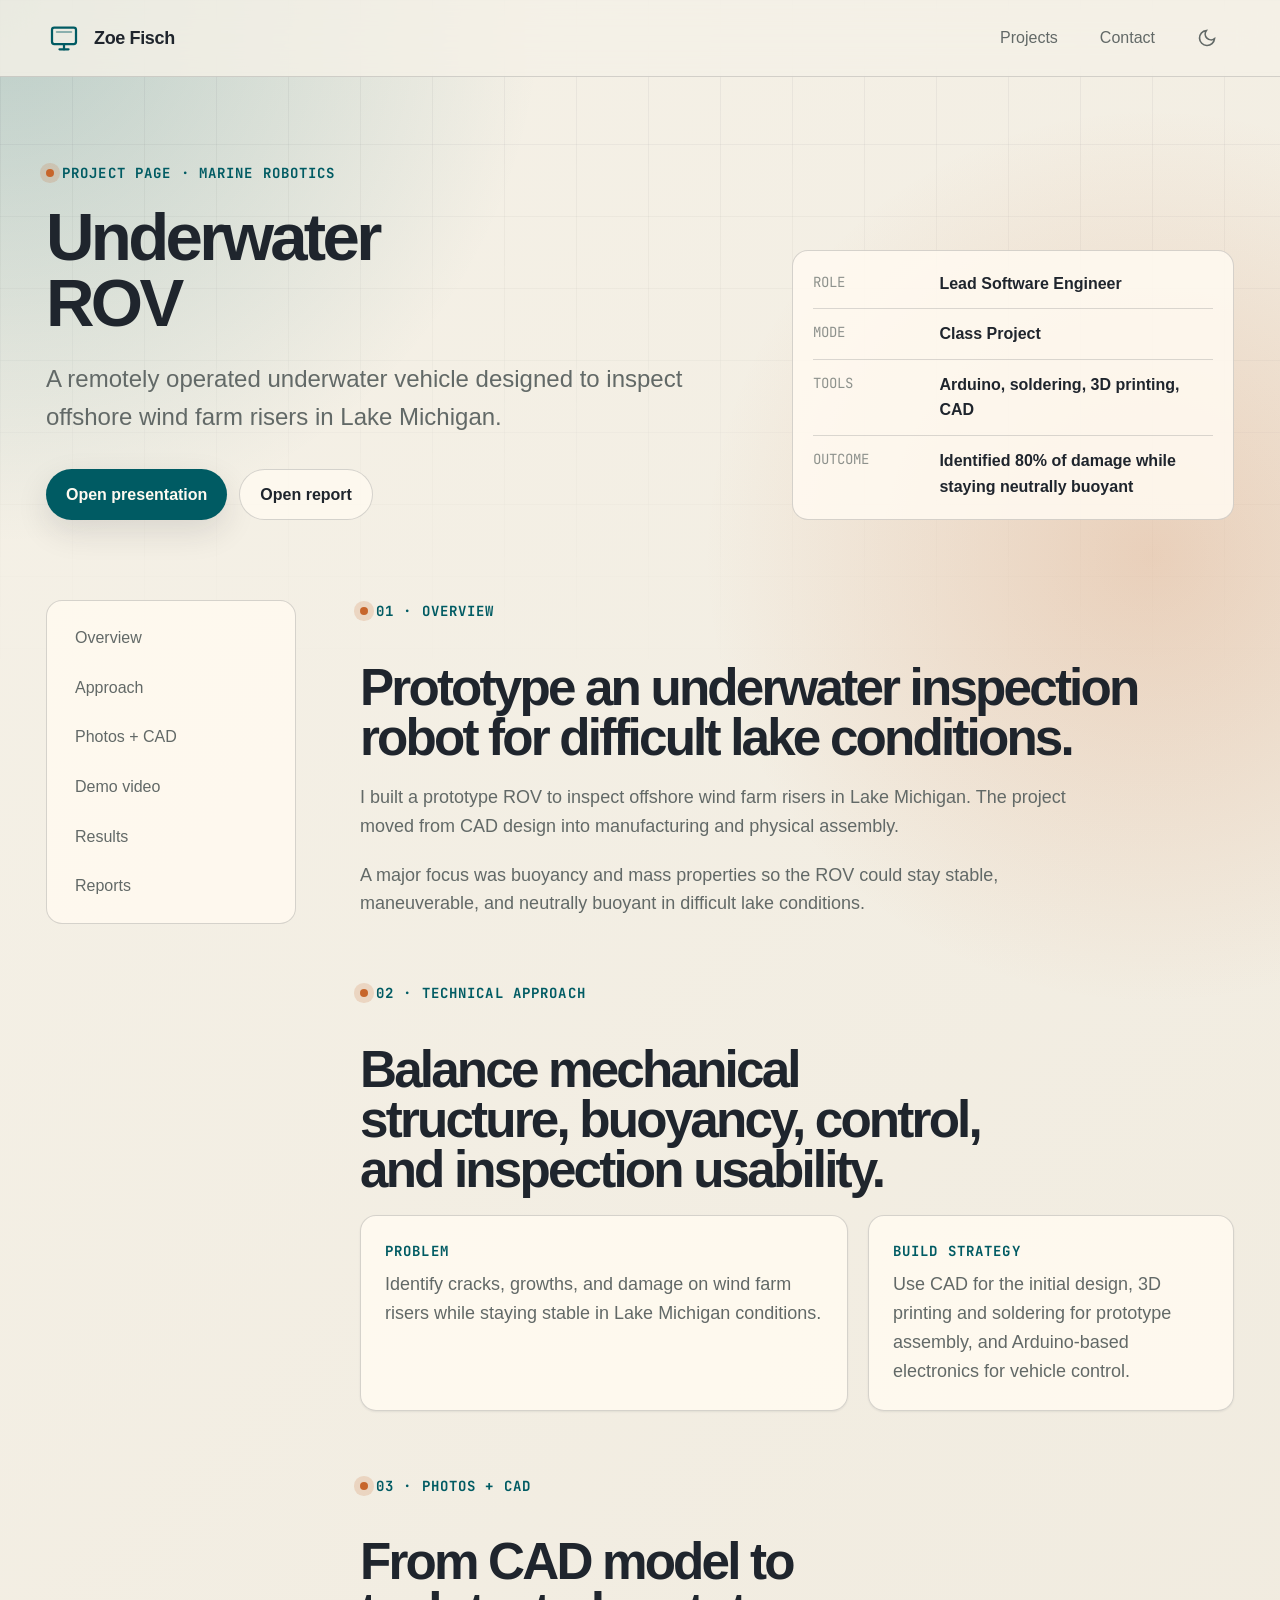
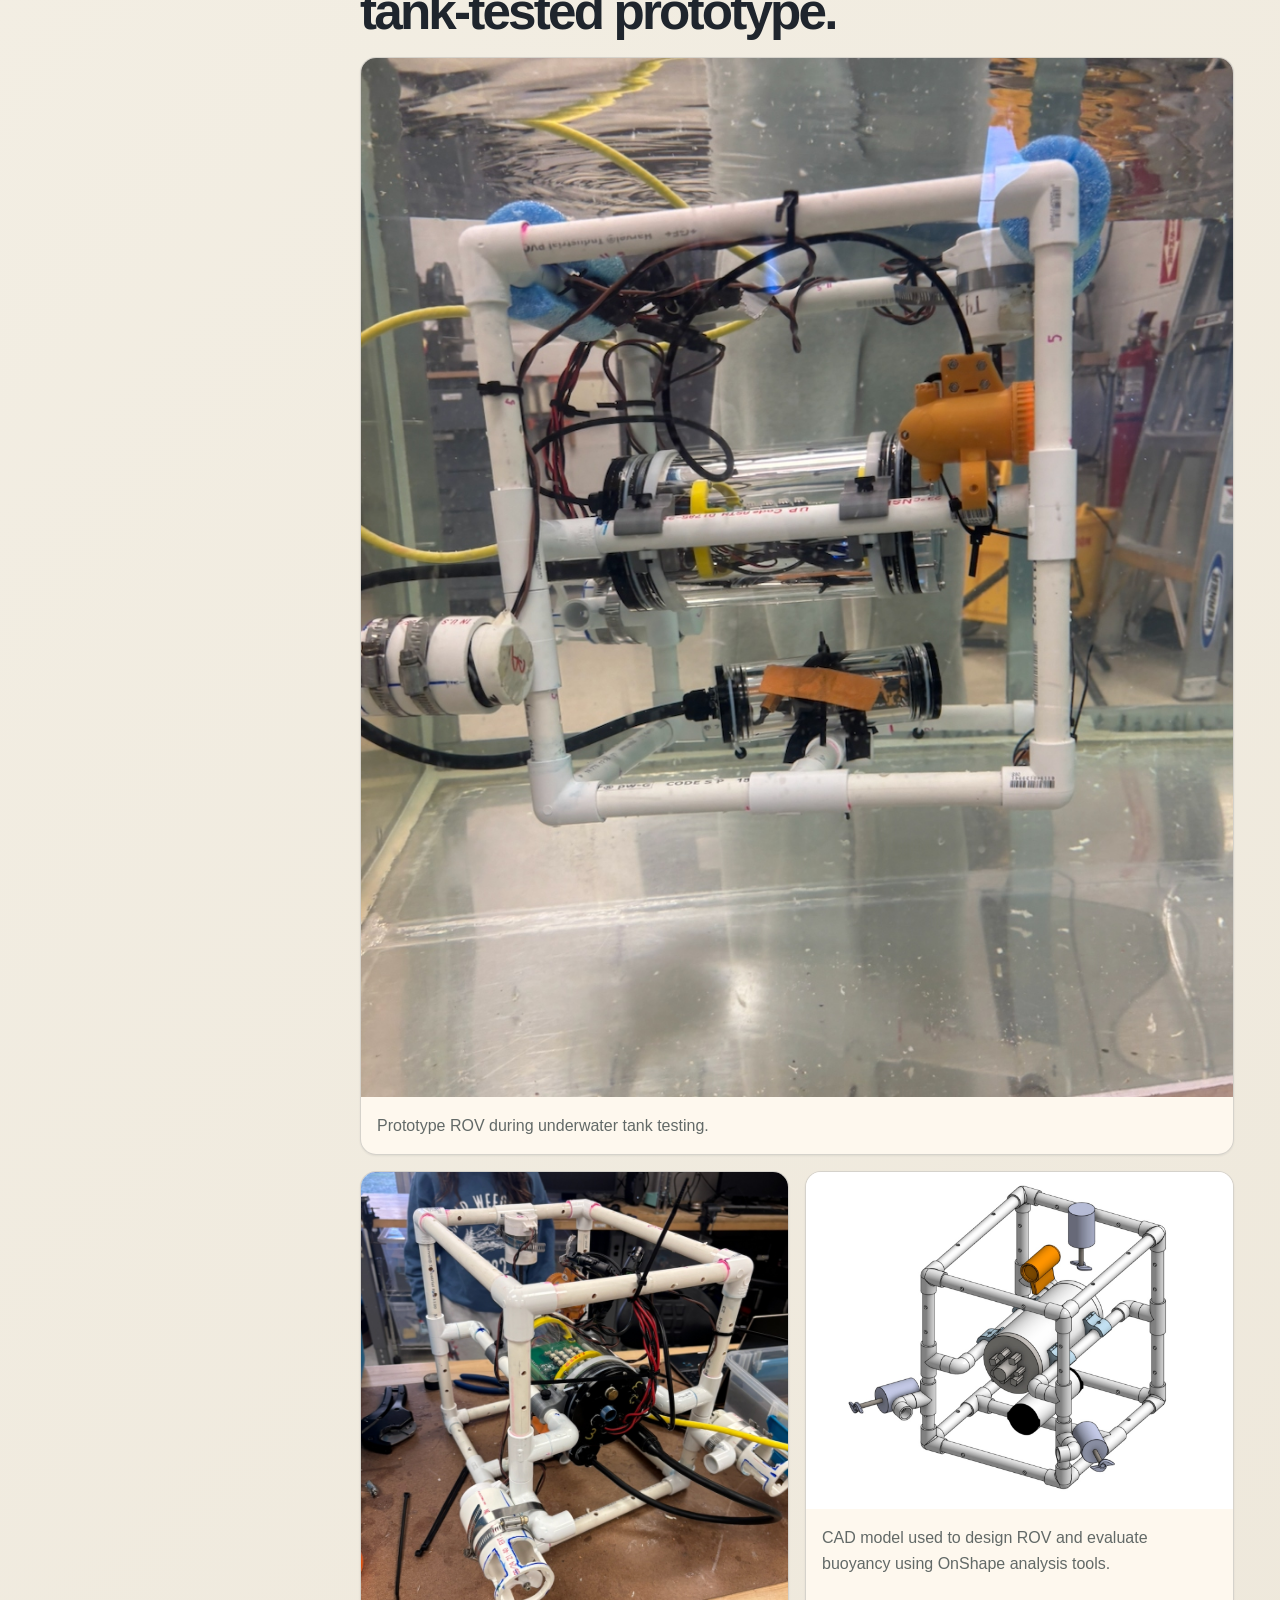
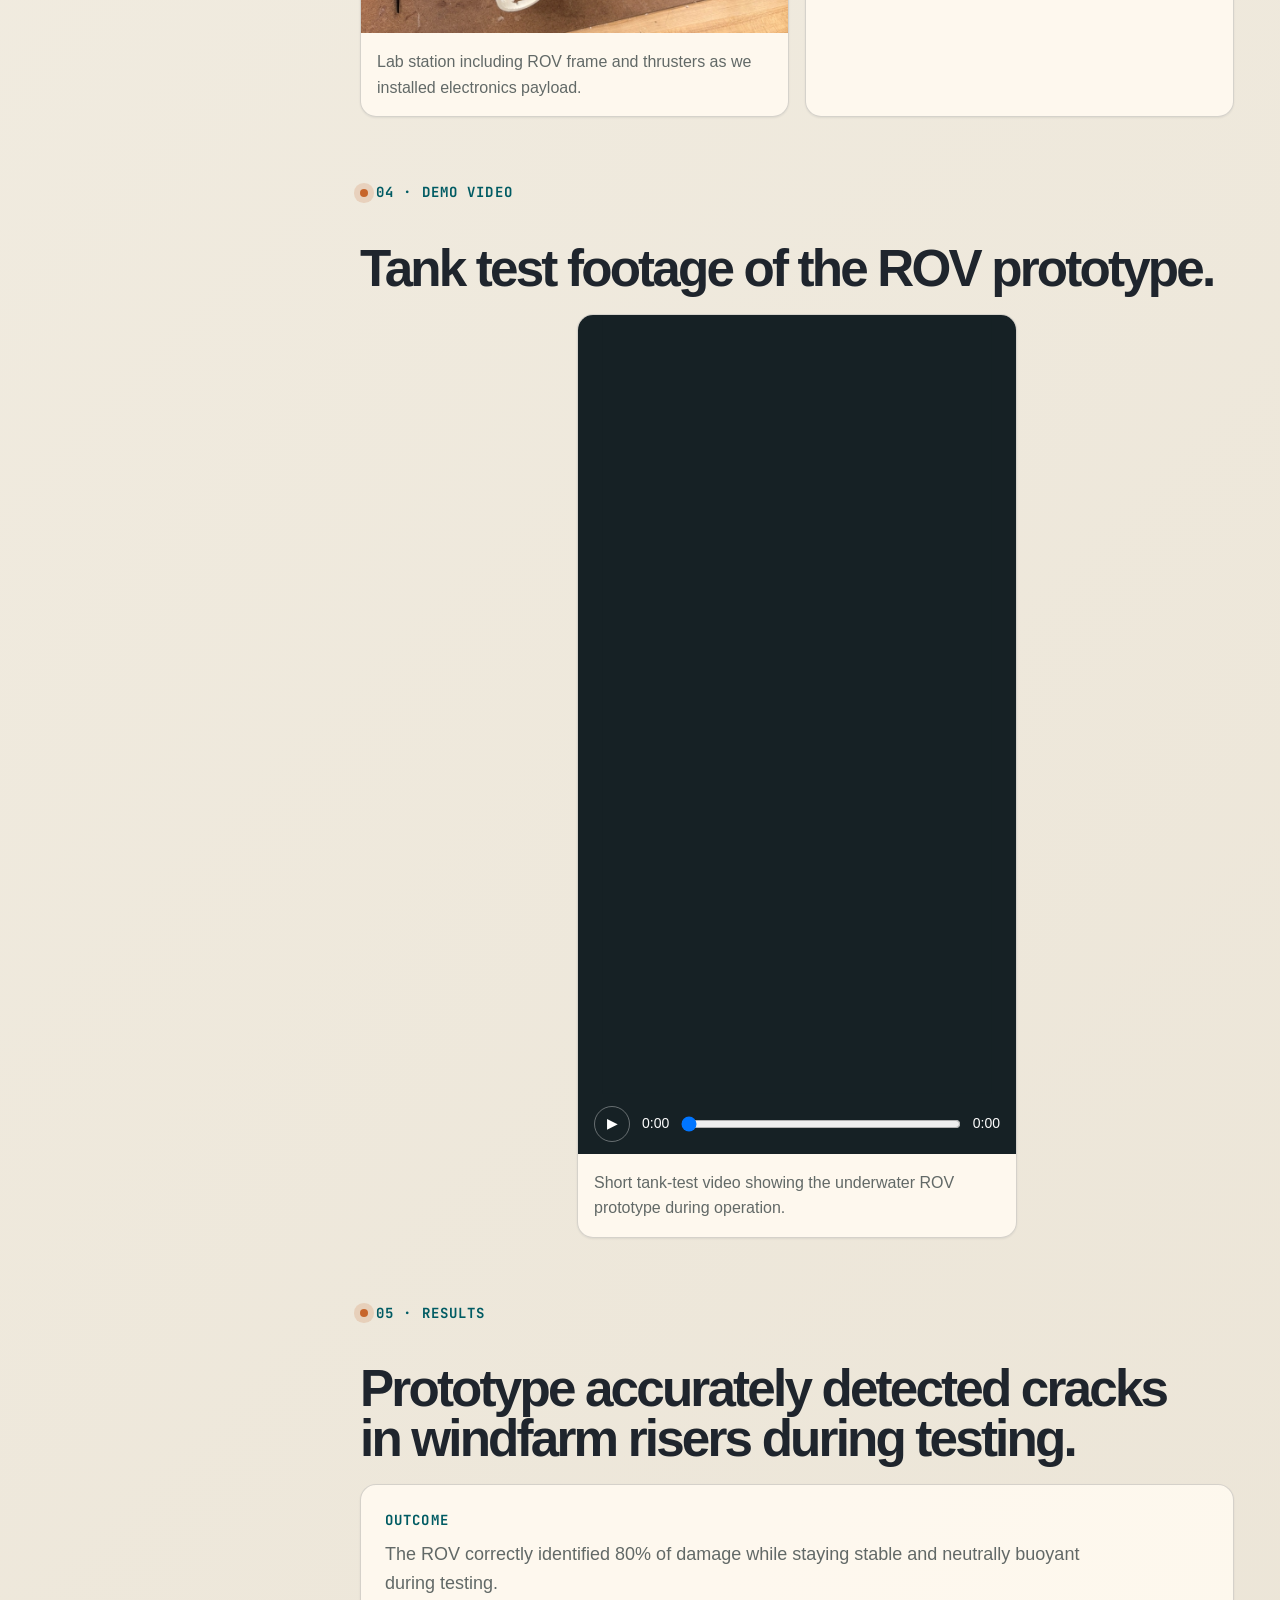
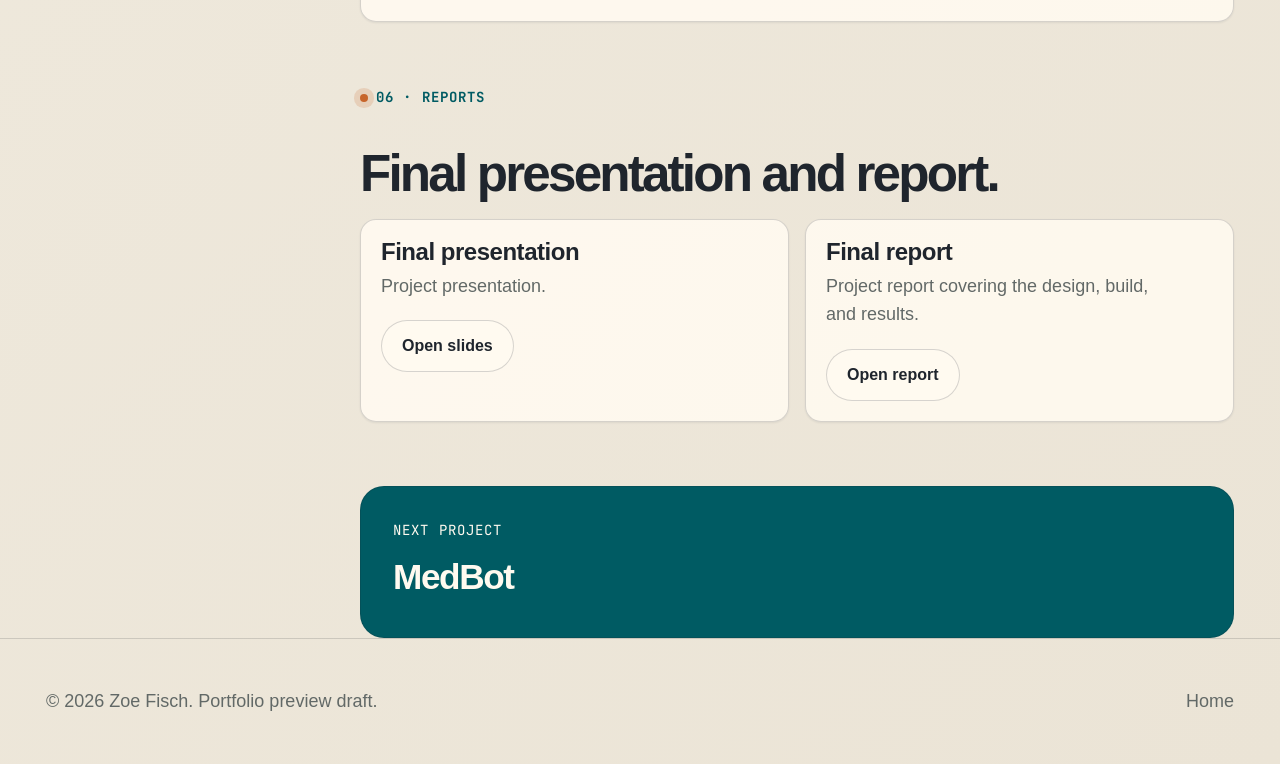
<file: projects/underwater-rov.html>
<!doctype html>
<html lang="en">
  <head>
    <meta charset="utf-8" />
    <meta name="viewport" content="width=device-width, initial-scale=1" />
    <title>Underwater ROV | Zoe Fisch</title>
    <meta
      name="description"
      content="Underwater ROV project case study by Zoe Fisch: remotely operated vehicle prototype for wind farm riser inspection."
    />
    <link rel="preconnect" href="https://api.fontshare.com" />
    <link
      href="https://api.fontshare.com/v2/css?f[]=cabinet-grotesk@400,500,700,800&f[]=satoshi@400,500,700&display=swap"
      rel="stylesheet"
    />
    <link rel="preconnect" href="https://fonts.googleapis.com" />
    <link rel="preconnect" href="https://fonts.gstatic.com" crossorigin />
    <link href="https://fonts.googleapis.com/css2?family=JetBrains+Mono:wght@400;600;700&display=swap" rel="stylesheet" />
    <link rel="stylesheet" href="../style.css?v=3" />
    <script src="../script.js?v=2" defer></script>
  </head>
  <body>
    <a class="skip-link" href="#main">Skip to content</a>
    <header class="site-header">
      <nav class="nav" aria-label="Primary navigation">
        <a class="brand" href="../index.html" aria-label="Zoe Fisch home">
          <svg class="brand-mark" viewBox="0 0 48 48" fill="none" aria-hidden="true">
            <rect x="8" y="10" width="32" height="22" rx="3" stroke="currentColor" stroke-width="3" />
            <path d="M18 39H30" stroke="currentColor" stroke-width="3" stroke-linecap="round" />
            <path d="M24 32V39" stroke="currentColor" stroke-width="3" stroke-linecap="round" />
            <path d="M14 16H34" stroke="currentColor" stroke-width="2" stroke-linecap="round" opacity="0.55" />
          </svg>
          <span>Zoe Fisch</span>
        </a>
        <div class="nav-links">
          <a href="../index.html#projects">Projects</a>
          <a class="mobile-keep" href="mailto:zoefisch@umich.edu">Contact</a>
          <button class="theme-toggle" type="button" data-theme-toggle aria-label="Toggle color theme"></button>
        </div>
      </nav>
    </header>

    <main id="main">
      <section class="container page-hero">
        <div>
          <span class="eyebrow">Project page · Marine robotics</span>
          <h1>Underwater ROV</h1>
          <p>
            A remotely operated underwater vehicle designed to inspect offshore wind farm risers in Lake Michigan.
          </p>
          <div class="button-row">
            <a
              class="button button-primary"
              href="https://docs.google.com/presentation/d/1tzsFS3E1klJK4YLrs0ewNucWVpues8O6HSk5IvDus6E/edit?usp=sharing"
              target="_blank"
              rel="noreferrer"
              >Open presentation</a
            >
            <a
              class="button button-secondary"
              href="https://docs.google.com/document/d/1Ukw5Pmu90S3PG2Oqz0ssStfzXct9eUcOylKTJUniIjA/edit?usp=sharing"
              target="_blank"
              rel="noreferrer"
              >Open report</a
            >
          </div>
        </div>
        <aside class="project-meta" aria-label="Project metadata">
          <div class="meta-row"><span>Role</span><strong>Lead Software Engineer</strong></div>
          <div class="meta-row"><span>Mode</span><strong>Class Project</strong></div>
          <div class="meta-row"><span>Tools</span><strong>Arduino, soldering, 3D printing, CAD</strong></div>
          <div class="meta-row"><span>Outcome</span><strong>Identified 80% of damage while staying neutrally buoyant</strong></div>
        </aside>
      </section>

      <section class="container case-layout">
        <nav class="case-nav" aria-label="Project sections">
          <a href="#overview">Overview</a>
          <a href="#approach">Approach</a>
          <a href="#media">Photos + CAD</a>
          <a href="#video">Demo video</a>
          <a href="#results">Results</a>
          <a href="#reports">Reports</a>
        </nav>

        <div class="case-content">
          <article class="case-section" id="overview">
            <span class="eyebrow">01 · Overview</span>
            <h2>Prototype an underwater inspection robot for difficult lake conditions.</h2>
            <p>
              I built a prototype ROV to inspect offshore wind farm risers in Lake Michigan. The project moved from CAD
              design into manufacturing and physical assembly.
            </p>
            <p>
              A major focus was buoyancy and mass properties so the ROV could stay stable, maneuverable, and neutrally
              buoyant in difficult lake conditions.
            </p>
          </article>

          <article class="case-section" id="approach">
            <span class="eyebrow">02 · Technical approach</span>
            <h2>Balance mechanical structure, buoyancy, control, and inspection usability.</h2>
            <div class="split">
              <div class="callout">
                <strong>Problem</strong>
                <p>
                  Identify cracks, growths, and damage on wind farm risers while staying stable in Lake Michigan conditions.
                </p>
              </div>
              <div class="callout">
                <strong>Build strategy</strong>
                <p>
                  Use CAD for the initial design, 3D printing and soldering for prototype assembly, and Arduino-based
                  electronics for vehicle control.
                </p>
              </div>
            </div>
          </article>

          <article class="case-section" id="media">
            <span class="eyebrow">03 · Photos + CAD</span>
            <h2>From CAD model to tank-tested prototype.</h2>
            <div class="gallery">
              <figure class="media-frame wide">
                <img
                  src="../assets/images/rov-underwater-test.jpg"
                  alt="Underwater ROV prototype in a water tank during testing"
                  width="964"
                  height="1148"
                  loading="lazy"
                  decoding="async"
                />
                <figcaption>Prototype ROV during underwater tank testing.</figcaption>
              </figure>
              <figure class="media-frame">
                <img
                  src="../assets/images/rov-prototype-bench.jpg"
                  alt="Underwater ROV prototype on a workbench with PVC frame, wires, and electronics"
                  width="988"
                  height="1066"
                  loading="lazy"
                  decoding="async"
                />
                <figcaption>Lab station including ROV frame and thrusters as we installed electronics payload.</figcaption>
              </figure>
              <figure class="media-frame">
                <img
                  src="../assets/images/rov-cad.jpg"
                  alt="CAD model of the underwater ROV frame and thruster placement"
                  width="1370"
                  height="1080"
                  loading="lazy"
                  decoding="async"
                />
                <figcaption>CAD model used to design ROV and evaluate buoyancy using OnShape analysis tools.</figcaption>
              </figure>
            </div>
          </article>

          <article class="case-section" id="video">
            <span class="eyebrow">04 · Demo video</span>
            <h2>Tank test footage of the ROV prototype.</h2>
            <figure class="media-frame video-frame portrait-video-frame">
              <div class="rotated-video">
                <video preload="auto" playsinline>
                  <source src="../assets/videos/underwater-rov-demo.mp4" type="video/mp4" />
                  Your browser does not support the video tag.
                </video>
              </div>
              <div class="horizontal-video-controls" data-video-controls>
                <button type="button" data-video-toggle aria-label="Play video">▶</button>
                <span data-video-current>0:00</span>
                <input data-video-progress type="range" min="0" max="100" value="0" step="0.1" aria-label="Video progress" />
                <span data-video-duration>0:00</span>
              </div>
              <figcaption>Short tank-test video showing the underwater ROV prototype during operation.</figcaption>
            </figure>
          </article>

          <article class="case-section" id="results">
            <span class="eyebrow">05 · Results</span>
            <h2>Prototype accurately detected cracks in windfarm risers during testing.</h2>
            <div>
              <div class="callout">
                <strong>Outcome</strong>
                <p>
                  The ROV correctly identified 80% of damage while staying stable and neutrally buoyant during testing.
                </p>
              </div>
            </div>
          </article>

          <article class="case-section" id="reports">
            <span class="eyebrow">06 · Reports</span>
            <h2>Final presentation and report.</h2>
            <div class="report-grid">
              <div class="report-card">
                <h3>Final presentation</h3>
                <p>Project presentation.</p>
                <a
                  class="button button-secondary"
                  href="https://docs.google.com/presentation/d/1tzsFS3E1klJK4YLrs0ewNucWVpues8O6HSk5IvDus6E/edit?usp=sharing"
                  target="_blank"
                  rel="noreferrer"
                  >Open slides</a
                >
              </div>
              <div class="report-card">
                <h3>Final report</h3>
                <p>Project report covering the design, build, and results.</p>
                <a
                  class="button button-secondary"
                  href="https://docs.google.com/document/d/1Ukw5Pmu90S3PG2Oqz0ssStfzXct9eUcOylKTJUniIjA/edit?usp=sharing"
                  target="_blank"
                  rel="noreferrer"
                  >Open report</a
                >
              </div>
            </div>
          </article>

          <a class="next-project" href="new-project.html">
            <span>Next project</span>
            <strong>MedBot</strong>
          </a>
        </div>
      </section>
    </main>

    <footer class="footer">
      <div class="footer-inner">
        <p>© 2026 Zoe Fisch. Portfolio preview draft.</p>
        <p><a href="../index.html">Home</a></p>
      </div>
    </footer>
  <script data-pplx-inline-edit>
(function () {
  if (window === window.top) return;

  const allowedParentOrigins = ["https://www.perplexity.ai","https://perplexity.ai","https://testing.perplexity.ai","https://staging.perplexity.ai","https://*.preview.i.perplexity.ai","http://localhost:3000","http://127.0.0.1:3000","http://localhost:5173","http://127.0.0.1:5173"];
  const MAX_FONT_BYTES = 500 * 1024;
  const MAX_TOTAL_FONT_BYTES = 2 * 1024 * 1024;
  let scrollForwarding = false;
  let scrollRaf = 0;
  let trustedTopOrigin = null;

  // Allow entries like "https://*.preview.i.perplexity.ai" — the wildcard
  // matches a single DNS label (no dots), so "https://*.foo" cannot stretch
  // across multiple labels.
  function matchesAllowedOrigin(origin) {
    if (!origin) return false;
    for (const entry of allowedParentOrigins) {
      if (!entry.includes("*")) {
        if (entry === origin) return true;
        continue;
      }
      const pattern = new RegExp(
        "^" +
          entry.replace(/[.+?^${}()|[\]\\]/g, "\\$&").replace(/\*/g, "[^.]+") +
          "$",
      );
      if (pattern.test(origin)) return true;
    }
    return false;
  }

  // Trust decision: when the sender is same-origin-visible (event.origin is a
  // real origin like https://www.perplexity.ai) we trust event.origin directly.
  // When event.origin is "null" (opaque broker srcdoc), we fall back to the
  // broker's stamped `parentOrigin` to identify the top window. The fallback
  // is claim-only — we rely on the browser's native `targetOrigin` enforcement
  // on the response path (see postToTrustedTop) to ensure replies can't be
  // delivered to anyone but the actual top window of that claimed origin.
  function getTrustedParentOrigin(event) {
    const forwardedParentOrigin =
      typeof event.data.parentOrigin === "string" ? event.data.parentOrigin : null;
    const parentOrigin = event.origin === "null" ? forwardedParentOrigin : event.origin;
    return matchesAllowedOrigin(parentOrigin) ? parentOrigin : null;
  }

  // All responses go to window.top with targetOrigin = the allowlisted origin.
  // An attacker that iframes us inside their own null-origin broker can claim
  // any parentOrigin they like, but the browser will drop the reply whenever
  // the real top's origin doesn't match — so the screenshot never leaves.
  function postToTrustedTop(message) {
    if (!trustedTopOrigin) return;
    try {
      window.top.postMessage(message, trustedTopOrigin);
    } catch (_error) {}
  }

  function inlineAll(original, clone) {
    if (original.nodeType !== 1 || clone.nodeType !== 1) return;

    try {
      const computedStyle = getComputedStyle(original);
      // cssText on a computed style is the serialized declaration in modern
      // Chromium/Safari — a single read beats enumerating ~400 longhand
      // properties. Firefox returns "" here, so we fall back on empty.
      const serialized = computedStyle.cssText;
      if (serialized) {
        clone.style.cssText = serialized;
      } else {
        const parts = new Array(computedStyle.length);
        for (let index = 0; index < computedStyle.length; index += 1) {
          const property = computedStyle[index];
          parts[index] = `${property}:${computedStyle.getPropertyValue(property)};`;
        }
        clone.style.cssText = parts.join("");
      }
    } catch (_error) {}

    const originalChildren = original.children;
    const clonedChildren = clone.children;
    for (
      let index = 0;
      index < originalChildren.length && index < clonedChildren.length;
      index += 1
    ) {
      inlineAll(originalChildren[index], clonedChildren[index]);
    }
  }

  function extractFontUrl(srcValue) {
    const matches = [
      ...srcValue.matchAll(
        /url\(["']?([^"')]+)["']?\)(?:\s*format\(["']?([^"')]+)["']?\))?/gi,
      ),
    ];
    if (matches.length === 0) return null;
    const woff2 = matches.find((m) => m[2] && m[2].toLowerCase().includes("woff2"));
    if (woff2) return woff2[1];
    const woff = matches.find((m) => m[2] && m[2].toLowerCase().includes("woff"));
    if (woff) return woff[1];
    return matches[0][1];
  }

  // Cache resolved font URL -> data URI across captures. Fonts on a page
  // essentially never change, and a batch run emits multiple captures back to
  // back — without this we'd refetch + re-base64 every time.
  const fontDataUriCache = new Map();
  const SRC_DECLARATION_RE = /src\s*:\s*[^;}]+/i;

  async function fetchAsDataUri(url) {
    if (fontDataUriCache.has(url)) return fontDataUriCache.get(url);
    let dataUri = null;
    try {
      const response = await fetch(url, { mode: "cors", credentials: "omit" });
      if (response.ok) {
        const blob = await response.blob();
        if (blob.size <= MAX_FONT_BYTES) {
          dataUri = await new Promise((resolve) => {
            const reader = new FileReader();
            reader.onloadend = () =>
              resolve(typeof reader.result === "string" ? reader.result : null);
            reader.onerror = () => resolve(null);
            reader.readAsDataURL(blob);
          });
        }
      }
    } catch (_error) {
      dataUri = null;
    }
    fontDataUriCache.set(url, dataUri);
    return dataUri;
  }

  function collectFontFaceRuleTexts() {
    const rules = [];
    for (const sheet of document.styleSheets) {
      let cssRules;
      try {
        cssRules = sheet.cssRules;
      } catch (_error) {
        continue;
      }
      if (!cssRules) continue;
      for (const rule of cssRules) {
        const cssText = rule.cssText || "";
        if (cssText.startsWith("@font-face")) rules.push(cssText);
      }
    }
    return rules;
  }

  async function buildInlinedFontCss() {
    const ruleTexts = collectFontFaceRuleTexts();
    if (ruleTexts.length === 0) return null;

    const resolved = ruleTexts.map((cssText) => {
      if (!SRC_DECLARATION_RE.test(cssText)) return null;
      const srcMatch = cssText.match(/src\s*:\s*([^;}]+)[;}]/i);
      if (!srcMatch) return null;
      const url = extractFontUrl(srcMatch[1]);
      if (!url) return null;
      try {
        return { cssText, url: new URL(url, document.baseURI).href };
      } catch (_error) {
        return null;
      }
    });

    const dataUris = await Promise.all(
      resolved.map((entry) => (entry ? fetchAsDataUri(entry.url) : Promise.resolve(null))),
    );

    const inlined = [];
    let totalBytes = 0;
    for (let index = 0; index < resolved.length; index += 1) {
      const entry = resolved[index];
      const dataUri = dataUris[index];
      if (!entry || !dataUri) continue;
      const approxBytes = dataUri.length * 0.75;
      if (totalBytes + approxBytes > MAX_TOTAL_FONT_BYTES) break;
      totalBytes += approxBytes;
      inlined.push(entry.cssText.replace(SRC_DECLARATION_RE, `src: url("${dataUri}")`));
    }
    return inlined.length > 0 ? inlined.join("\n") : null;
  }

  function stripExternal(clone) {
    const images = clone.querySelectorAll("img");
    for (let index = 0; index < images.length; index += 1) {
      const src = images[index].getAttribute("src");
      if (src && !src.startsWith("data:")) images[index].removeAttribute("src");
    }

    const elements = clone.querySelectorAll("*");
    for (let index = 0; index < elements.length; index += 1) {
      const style = elements[index].style.cssText;
      if (style && style.includes("url(")) {
        elements[index].style.cssText = style.replace(
          /url\(["']?(?!data:)[^)"']*["']?\)/gi,
          "none",
        );
      }
    }
  }

  function emitScroll() {
    scrollRaf = 0;
    if (!scrollForwarding) return;
    postToTrustedTop({
      type: "INLINE_EDIT_SCROLL",
      scrollX: window.scrollX,
      scrollY: window.scrollY,
    });
  }

  window.addEventListener(
    "scroll",
    function () {
      if (!scrollForwarding || scrollRaf) return;
      scrollRaf = requestAnimationFrame(emitScroll);
    },
    { passive: true, capture: true },
  );

  async function handleCaptureRequest(event) {
    const requestId = event.data.requestId;
    const scrollX = window.scrollX;
    const scrollY = window.scrollY;
    const width = window.innerWidth;
    const height = window.innerHeight;

    function postResult(dataUrl) {
      postToTrustedTop({
        type: "INLINE_EDIT_SCREENSHOT_RESULT",
        requestId,
        dataUrl,
        scrollX,
        scrollY,
      });
    }

    try {
      // Wait for any pending web fonts to resolve so both inline metrics and
      // the @font-face inlining below see the same loaded faces.
      if (document.fonts && document.fonts.ready) {
        try {
          await document.fonts.ready;
        } catch (_error) {}
      }

      const clone = document.documentElement.cloneNode(true);
      inlineAll(document.documentElement, clone);

      const removedNodes = clone.querySelectorAll("script,link[rel=\"stylesheet\"],style");
      for (let index = 0; index < removedNodes.length; index += 1) {
        removedNodes[index].remove();
      }

      stripExternal(clone);

      // Re-embed web fonts as data-URI @font-face rules so the SVG rasterizer
      // can resolve them — external font URLs aren't fetched during
      // foreignObject rendering, which would otherwise force a fallback face
      // and change text metrics.
      const inlinedFontCss = await buildInlinedFontCss();
      if (inlinedFontCss) {
        const styleEl = document.createElement("style");
        styleEl.textContent = inlinedFontCss;
        const head = clone.querySelector("head");
        if (head) head.appendChild(styleEl);
        else clone.insertBefore(styleEl, clone.firstChild);
      }

      const html = new XMLSerializer().serializeToString(clone);
      const svg =
        `<svg xmlns="http://www.w3.org/2000/svg" width="${width}" height="${height}">` +
        '<foreignObject width="100%" height="100%">' +
        `<div xmlns="http://www.w3.org/1999/xhtml" style="width:${width}px;height:${height}px;overflow:hidden">` +
        `<div style="transform:translate(-${scrollX}px,-${scrollY}px);transform-origin:top left">` +
        html +
        "</div></div></foreignObject></svg>";
      const svgUrl = `data:image/svg+xml;charset=utf-8,${encodeURIComponent(svg)}`;
      const image = new Image();
      image.onload = function () {
        const canvas = document.createElement("canvas");
        canvas.width = width;
        canvas.height = height;
        canvas.getContext("2d").drawImage(image, 0, 0);
        postResult(canvas.toDataURL("image/png"));
      };
      image.onerror = function () {
        postResult(null);
      };
      image.src = svgUrl;
    } catch (_error) {
      postResult(null);
    }
  }

  window.addEventListener("message", function (event) {
    if (!event.data) return;
    // Only accept messages from the direct parent frame. Blocks sibling /
    // unrelated-window postMessage senders that could otherwise reach us.
    if (event.source !== window.parent) return;

    const trustedParentOrigin = getTrustedParentOrigin(event);
    if (!trustedParentOrigin) return;
    trustedTopOrigin = trustedParentOrigin;

    if (event.data.type === "INLINE_EDIT_SCROLL_START") {
      scrollForwarding = true;
      emitScroll();
      return;
    }

    if (event.data.type === "INLINE_EDIT_SCROLL_STOP") {
      scrollForwarding = false;
      if (scrollRaf) cancelAnimationFrame(scrollRaf);
      scrollRaf = 0;
      return;
    }

    if (event.data.type !== "INLINE_EDIT_CAPTURE_REQUEST") return;

    handleCaptureRequest(event);
  });
})();

</script></body>
</html>
</file>
<file: style.css>
:root,
[data-theme='light'] {
  --text-xs: clamp(0.75rem, 0.7rem + 0.25vw, 0.875rem);
  --text-sm: clamp(0.875rem, 0.8rem + 0.35vw, 1rem);
  --text-base: clamp(1rem, 0.95rem + 0.25vw, 1.125rem);
  --text-lg: clamp(1.125rem, 1rem + 0.75vw, 1.5rem);
  --text-xl: clamp(1.5rem, 1.2rem + 1.25vw, 2.25rem);
  --text-2xl: clamp(2rem, 1.2rem + 2.5vw, 3.5rem);
  --text-3xl: clamp(2.5rem, 1rem + 4vw, 5rem);
  --text-hero: clamp(3rem, 0.5rem + 7vw, 8rem);

  --space-1: 0.25rem;
  --space-2: 0.5rem;
  --space-3: 0.75rem;
  --space-4: 1rem;
  --space-5: 1.25rem;
  --space-6: 1.5rem;
  --space-8: 2rem;
  --space-10: 2.5rem;
  --space-12: 3rem;
  --space-16: 4rem;
  --space-20: 5rem;
  --space-24: 6rem;
  --space-32: 8rem;

  --font-display: 'Cabinet Grotesk', 'Arial', sans-serif;
  --font-body: 'Satoshi', 'Arial', sans-serif;
  --font-code: 'JetBrains Mono', 'Consolas', monospace;

  --color-bg: #f5f1e7;
  --color-surface: #fffaf0;
  --color-surface-2: #ebe4d6;
  --color-surface-offset: #e2d7c5;
  --color-surface-dynamic: #d5c7b3;
  --color-divider: rgba(31, 37, 45, 0.16);
  --color-border: rgba(31, 37, 45, 0.18);
  --color-text: #1f252d;
  --color-text-muted: #626967;
  --color-text-faint: #8e928d;
  --color-text-inverse: #fffaf0;
  --color-primary: #005b63;
  --color-primary-hover: #083f44;
  --color-primary-highlight: #d3eceb;
  --color-solar: #c7652b;
  --color-solar-soft: #f2c18d;
  --color-orbit: #6d4bc4;
  --color-code: #162125;
  --radius-sm: 0.375rem;
  --radius-md: 0.5rem;
  --radius-lg: 0.75rem;
  --radius-xl: 1rem;
  --radius-2xl: 1.5rem;
  --radius-full: 9999px;
  --transition-interactive: 180ms cubic-bezier(0.16, 1, 0.3, 1);
  --shadow-sm: 0 1px 2px rgba(31, 37, 45, 0.08);
  --shadow-md: 0 12px 32px rgba(31, 37, 45, 0.12);
  --shadow-lg: 0 24px 80px rgba(31, 37, 45, 0.2);
  --content-narrow: 680px;
  --content-default: 980px;
  --content-wide: 1220px;
}

[data-theme='dark'] {
  --color-bg: #090d10;
  --color-surface: #10171b;
  --color-surface-2: #142027;
  --color-surface-offset: #1b2b33;
  --color-surface-dynamic: #263c45;
  --color-divider: rgba(229, 236, 231, 0.12);
  --color-border: rgba(229, 236, 231, 0.16);
  --color-text: #e5ece7;
  --color-text-muted: #a9b6b4;
  --color-text-faint: #73817f;
  --color-text-inverse: #0d1114;
  --color-primary: #78dce0;
  --color-primary-hover: #a4edf0;
  --color-primary-highlight: #183e45;
  --color-solar: #ff9d52;
  --color-solar-soft: #4f351f;
  --color-orbit: #a791ff;
  --color-code: #05080a;
  --shadow-sm: 0 1px 2px rgba(0, 0, 0, 0.35);
  --shadow-md: 0 12px 32px rgba(0, 0, 0, 0.42);
  --shadow-lg: 0 24px 80px rgba(0, 0, 0, 0.52);
}

*,
*::before,
*::after {
  box-sizing: border-box;
  margin: 0;
  padding: 0;
}

html {
  -moz-text-size-adjust: none;
  -webkit-text-size-adjust: none;
  text-size-adjust: none;
  -webkit-font-smoothing: antialiased;
  -moz-osx-font-smoothing: grayscale;
  text-rendering: optimizeLegibility;
  scroll-behavior: smooth;
  hanging-punctuation: first last;
  scroll-padding-top: var(--space-16);
}

body {
  min-height: 100dvh;
  line-height: 1.6;
  font-family: var(--font-body);
  font-size: var(--text-base);
  color: var(--color-text);
  background:
    radial-gradient(circle at top left, color-mix(in oklab, var(--color-primary), transparent 76%), transparent 34rem),
    radial-gradient(circle at 90% 10%, color-mix(in oklab, var(--color-solar), transparent 78%), transparent 28rem),
    linear-gradient(135deg, var(--color-bg), var(--color-surface-2));
}

body::before {
  content: '';
  position: fixed;
  inset: 0;
  pointer-events: none;
  z-index: -1;
  opacity: 0.35;
  background-image:
    linear-gradient(var(--color-divider) 1px, transparent 1px),
    linear-gradient(90deg, var(--color-divider) 1px, transparent 1px);
  background-size: 72px 72px;
  mask-image: linear-gradient(to bottom, black, transparent 78%);
}

img,
picture,
video,
canvas,
svg {
  display: block;
  max-width: 100%;
  height: auto;
}

button,
input,
textarea,
select {
  font: inherit;
  color: inherit;
}

button {
  cursor: pointer;
  background: none;
  border: none;
}

a {
  color: inherit;
  text-decoration: none;
  transition:
    color var(--transition-interactive),
    background var(--transition-interactive),
    border-color var(--transition-interactive),
    transform var(--transition-interactive),
    box-shadow var(--transition-interactive);
}

p,
li,
figcaption {
  max-width: 72ch;
  text-wrap: pretty;
}

h1,
h2,
h3 {
  font-family: var(--font-display);
  line-height: 0.98;
  letter-spacing: -0.055em;
  text-wrap: balance;
}

:focus-visible {
  outline: 2px solid var(--color-primary);
  outline-offset: 3px;
  border-radius: var(--radius-sm);
}

::selection {
  color: var(--color-text-inverse);
  background: var(--color-primary);
}

.skip-link {
  position: absolute;
  left: var(--space-4);
  top: var(--space-4);
  z-index: 100;
  transform: translateY(-150%);
  padding: var(--space-3) var(--space-4);
  color: var(--color-text-inverse);
  background: var(--color-primary);
  border-radius: var(--radius-full);
}

.skip-link:focus {
  transform: translateY(0);
}

.site-header {
  position: sticky;
  top: 0;
  z-index: 50;
  backdrop-filter: blur(18px);
  background: color-mix(in oklab, var(--color-bg), transparent 18%);
  border-bottom: 1px solid var(--color-divider);
}

.nav {
  display: flex;
  align-items: center;
  justify-content: space-between;
  gap: var(--space-4);
  max-width: var(--content-wide);
  margin-inline: auto;
  padding: var(--space-4);
}

.brand {
  display: inline-flex;
  align-items: center;
  gap: var(--space-3);
  min-height: 44px;
  font-weight: 700;
  letter-spacing: -0.02em;
}

.brand-mark {
  width: 36px;
  height: 36px;
  color: var(--color-primary);
}

.nav-links {
  display: flex;
  align-items: center;
  gap: var(--space-2);
}

.nav-links a,
.theme-toggle {
  display: inline-flex;
  align-items: center;
  justify-content: center;
  min-height: 44px;
  padding: var(--space-2) var(--space-4);
  color: var(--color-text-muted);
  font-size: var(--text-sm);
  border: 1px solid transparent;
  border-radius: var(--radius-full);
}

.nav-links a:hover,
.theme-toggle:hover {
  color: var(--color-text);
  border-color: var(--color-border);
  background: color-mix(in oklab, var(--color-surface), transparent 22%);
}

.container {
  max-width: var(--content-wide);
  margin-inline: auto;
  padding-inline: var(--space-4);
}

.hero {
  display: grid;
  grid-template-columns: minmax(0, 1.1fr) minmax(280px, 0.8fr);
  gap: clamp(var(--space-8), 6vw, var(--space-20));
  align-items: center;
  min-height: calc(100svh - 78px);
  padding-block: clamp(var(--space-12), 9vw, var(--space-24));
}

.eyebrow {
  display: inline-flex;
  align-items: center;
  gap: var(--space-2);
  margin-bottom: var(--space-5);
  color: var(--color-primary);
  font-family: var(--font-code);
  font-size: var(--text-xs);
  font-weight: 700;
  letter-spacing: 0.08em;
  text-transform: uppercase;
}

.eyebrow::before {
  content: '';
  width: 8px;
  height: 8px;
  background: var(--color-solar);
  border-radius: var(--radius-full);
  box-shadow: 0 0 0 6px color-mix(in oklab, var(--color-solar), transparent 82%);
}

.hero h1 {
  max-width: 9.6ch;
  font-size: var(--text-hero);
}

.hero h1 span {
  color: var(--color-primary);
}

.hero-copy {
  margin-top: var(--space-6);
  color: var(--color-text-muted);
  font-size: var(--text-lg);
}

.hero-actions,
.button-row {
  display: flex;
  flex-wrap: wrap;
  gap: var(--space-3);
  margin-top: var(--space-8);
}

.button {
  display: inline-flex;
  align-items: center;
  justify-content: center;
  min-height: 44px;
  padding: var(--space-3) var(--space-5);
  font-size: var(--text-sm);
  font-weight: 700;
  border-radius: var(--radius-full);
}

.button-primary {
  color: var(--color-text-inverse);
  background: var(--color-primary);
  box-shadow: var(--shadow-md);
}

[data-theme='dark'] .button-primary {
  color: #061011;
}

.button-primary:hover {
  background: var(--color-primary-hover);
  transform: translateY(-1px);
}

.button-secondary {
  color: var(--color-text);
  border: 1px solid var(--color-border);
  background: color-mix(in oklab, var(--color-surface), transparent 20%);
}

.button-secondary:hover {
  border-color: var(--color-primary);
  color: var(--color-primary);
}

.orbital-card {
  position: relative;
  padding: var(--space-6);
  overflow: hidden;
  border: 1px solid var(--color-border);
  border-radius: var(--radius-2xl);
  background: color-mix(in oklab, var(--color-surface), transparent 9%);
  box-shadow: var(--shadow-lg);
}

.orbital-card::before {
  content: '';
  position: absolute;
  inset: 10%;
  border: 1px dashed color-mix(in oklab, var(--color-primary), transparent 45%);
  border-radius: 50%;
  transform: rotate(-18deg);
}

.orbital-card::after {
  content: '';
  position: absolute;
  width: 38%;
  aspect-ratio: 1;
  right: 9%;
  top: 14%;
  background:
    radial-gradient(circle, var(--color-solar) 0 20%, transparent 21%),
    radial-gradient(circle, color-mix(in oklab, var(--color-solar), transparent 70%) 0 44%, transparent 45%);
  border-radius: 50%;
}

.system-stack {
  position: relative;
  z-index: 1;
  display: grid;
  gap: var(--space-3);
  margin-top: var(--space-20);
}

.stack-row {
  display: flex;
  align-items: center;
  justify-content: space-between;
  gap: var(--space-4);
  padding: var(--space-4);
  font-family: var(--font-code);
  font-size: var(--text-xs);
  border: 1px solid var(--color-border);
  border-radius: var(--radius-lg);
  background: color-mix(in oklab, var(--color-bg), transparent 16%);
}

.stack-row strong {
  font-family: var(--font-body);
  font-size: var(--text-sm);
}

.hero-photo {
  position: relative;
  justify-self: center;
  width: min(100%, 420px);
  overflow: hidden;
  aspect-ratio: 4 / 5;
  border: 1px solid var(--color-border);
  border-radius: var(--radius-2xl);
  background: var(--color-surface);
  box-shadow: var(--shadow-lg);
}

.hero-photo::before {
  content: '';
  position: absolute;
  inset: 0;
  z-index: 1;
  pointer-events: none;
  background:
    linear-gradient(to top, rgba(0, 91, 99, 0.2), transparent 42%),
    radial-gradient(circle at 70% 18%, color-mix(in oklab, var(--color-solar), transparent 64%), transparent 18rem);
  mix-blend-mode: multiply;
}

[data-theme='dark'] .hero-photo::before {
  mix-blend-mode: screen;
  opacity: 0.35;
}

.hero-photo img {
  width: 100%;
  height: 100%;
  object-fit: cover;
  object-position: center 24%;
  transform: scale(1.15);
  transform-origin: center 48%;
}

.section {
  padding-block: clamp(var(--space-12), 8vw, var(--space-24));
}

.section-header {
  display: grid;
  grid-template-columns: minmax(0, 0.8fr) minmax(260px, 0.45fr);
  gap: var(--space-8);
  align-items: end;
  margin-bottom: var(--space-10);
}

.section-header h2 {
  font-size: var(--text-2xl);
}

.section-header p {
  color: var(--color-text-muted);
}

.project-grid {
  display: grid;
  grid-template-columns: repeat(6, 1fr);
  gap: var(--space-4);
}

.project-card {
  position: relative;
  display: grid;
  min-height: 420px;
  overflow: hidden;
  border: 1px solid var(--color-border);
  border-radius: var(--radius-2xl);
  background: var(--color-surface);
  box-shadow: var(--shadow-sm);
}

.project-card.large {
  grid-column: span 4;
}

.project-card.portrait {
  grid-column: span 3;
}

.project-card.medium {
  grid-column: span 3;
}

.project-card.wide {
  grid-column: span 6;
  grid-template-columns: minmax(260px, 0.8fr) minmax(0, 1fr);
}

.project-card.small {
  grid-column: span 2;
}

.project-card:hover {
  transform: translateY(-3px);
  box-shadow: var(--shadow-md);
}

.project-card img {
  width: 100%;
  height: 260px;
  object-fit: cover;
  background: var(--color-surface-offset);
}

.project-card.portrait img {
  height: 520px;
  object-position: center 42%;
}

.project-card.medium img {
  height: 340px;
}

.project-card.wide img {
  height: 100%;
  min-height: 320px;
}

.project-card-content {
  display: grid;
  gap: var(--space-4);
  align-content: start;
  padding: var(--space-6);
}

.project-card.wide .project-card-content {
  align-content: center;
}

.project-card h3 {
  font-size: var(--text-xl);
}

.project-card p {
  color: var(--color-text-muted);
}

.tag-row {
  display: flex;
  flex-wrap: wrap;
  align-items: center;
  gap: var(--space-2);
}

.tag {
  display: inline-flex;
  align-items: center;
  min-height: 30px;
  padding: var(--space-1) var(--space-3);
  color: var(--color-text-muted);
  font-family: var(--font-code);
  font-size: var(--text-xs);
  border: 1px solid var(--color-border);
  border-radius: var(--radius-full);
  background: color-mix(in oklab, var(--color-surface-2), transparent 35%);
}

.status-strip {
  display: grid;
  grid-template-columns: repeat(4, 1fr);
  gap: var(--space-4);
}

.metric {
  padding: var(--space-5);
  border: 1px solid var(--color-border);
  border-radius: var(--radius-xl);
  background: color-mix(in oklab, var(--color-surface), transparent 12%);
}

.metric strong {
  display: block;
  margin-bottom: var(--space-1);
  font-family: var(--font-display);
  font-size: var(--text-xl);
  line-height: 1;
  letter-spacing: -0.04em;
}

.metric span {
  color: var(--color-text-muted);
  font-size: var(--text-sm);
}

.footer {
  padding-block: var(--space-12);
  color: var(--color-text-muted);
  border-top: 1px solid var(--color-divider);
}

.footer-inner {
  display: flex;
  justify-content: space-between;
  gap: var(--space-6);
  max-width: var(--content-wide);
  margin-inline: auto;
  padding-inline: var(--space-4);
}

.page-hero {
  display: grid;
  grid-template-columns: minmax(0, 0.85fr) minmax(280px, 0.55fr);
  gap: clamp(var(--space-8), 6vw, var(--space-16));
  align-items: end;
  padding-block: clamp(var(--space-12), 8vw, var(--space-20));
}

.page-hero h1 {
  max-width: 11ch;
  font-size: var(--text-3xl);
}

.page-hero p {
  margin-top: var(--space-6);
  color: var(--color-text-muted);
  font-size: var(--text-lg);
}

.project-meta {
  display: grid;
  gap: var(--space-3);
  padding: var(--space-5);
  border: 1px solid var(--color-border);
  border-radius: var(--radius-xl);
  background: color-mix(in oklab, var(--color-surface), transparent 13%);
}

.meta-row {
  display: grid;
  grid-template-columns: 110px 1fr;
  gap: var(--space-4);
  padding-bottom: var(--space-3);
  border-bottom: 1px solid var(--color-divider);
  font-size: var(--text-sm);
}

.meta-row:last-child {
  padding-bottom: 0;
  border-bottom: 0;
}

.meta-row span:first-child {
  color: var(--color-text-faint);
  font-family: var(--font-code);
  font-size: var(--text-xs);
  text-transform: uppercase;
}

.case-layout {
  display: grid;
  grid-template-columns: 250px minmax(0, 1fr);
  gap: clamp(var(--space-6), 5vw, var(--space-16));
  align-items: start;
}

.case-nav {
  position: sticky;
  top: 96px;
  display: grid;
  gap: var(--space-2);
  padding: var(--space-4);
  border: 1px solid var(--color-border);
  border-radius: var(--radius-xl);
  background: color-mix(in oklab, var(--color-surface), transparent 12%);
}

.case-nav a {
  min-height: 40px;
  padding: var(--space-2) var(--space-3);
  color: var(--color-text-muted);
  font-size: var(--text-sm);
  border-radius: var(--radius-md);
}

.case-nav a:hover {
  color: var(--color-text);
  background: var(--color-surface-2);
}

.case-content {
  display: grid;
  gap: var(--space-16);
}

.case-section {
  display: grid;
  gap: var(--space-5);
}

.case-section h2 {
  font-size: var(--text-2xl);
}

.case-section h3 {
  margin-top: var(--space-4);
  font-size: var(--text-lg);
  letter-spacing: -0.02em;
}

.case-section p {
  color: var(--color-text-muted);
}

.split {
  display: grid;
  grid-template-columns: minmax(0, 1fr) minmax(260px, 0.75fr);
  gap: var(--space-5);
}

.media-frame,
.video-placeholder,
.report-card,
.code-panel,
.callout {
  border: 1px solid var(--color-border);
  border-radius: var(--radius-xl);
  background: color-mix(in oklab, var(--color-surface), transparent 10%);
  box-shadow: var(--shadow-sm);
}

.media-frame {
  overflow: hidden;
}

.media-frame img {
  width: 100%;
  background: var(--color-surface-offset);
}

.video-frame video {
  width: 100%;
  max-height: 680px;
  background: var(--color-code);
}

.portrait-video-frame {
  width: min(100%, 440px);
  margin-inline: auto;
}

.rotated-video {
  position: relative;
  aspect-ratio: 9 / 16;
  overflow: hidden;
  background: var(--color-code);
}

.rotated-video video {
  position: absolute;
  top: 50%;
  left: 50%;
  width: 177.7778%;
  max-width: none;
  max-height: none;
  transform: translate(-50%, -50%) rotate(90deg);
}

.horizontal-video-controls {
  display: flex;
  align-items: center;
  gap: var(--space-3);
  padding: var(--space-3) var(--space-4);
  color: #ffffff;
  background: var(--color-code);
  font-family: var(--font-mono);
  font-size: var(--text-xs);
}

.horizontal-video-controls button {
  display: grid;
  flex: 0 0 36px;
  width: 36px;
  height: 36px;
  place-items: center;
  border: 1px solid color-mix(in oklab, #ffffff, transparent 65%);
  border-radius: 50%;
  color: inherit;
  background: transparent;
  cursor: pointer;
}

.horizontal-video-controls input {
  flex: 1;
  min-width: 0;
  accent-color: var(--color-accent);
}

.media-frame figcaption {
  padding: var(--space-4);
  color: var(--color-text-muted);
  font-size: var(--text-sm);
}

.gallery {
  display: grid;
  grid-template-columns: repeat(2, 1fr);
  gap: var(--space-4);
}

.gallery .wide {
  grid-column: 1 / -1;
}

.video-grid {
  display: grid;
  grid-template-columns: repeat(2, 1fr);
  gap: var(--space-4);
}

.video-placeholder {
  display: grid;
  min-height: 240px;
  place-items: center;
  padding: var(--space-6);
  color: var(--color-text-muted);
  text-align: center;
  background:
    linear-gradient(135deg, color-mix(in oklab, var(--color-primary), transparent 88%), transparent),
    color-mix(in oklab, var(--color-surface), transparent 10%);
}

.play-mark {
  display: grid;
  width: 64px;
  height: 64px;
  place-items: center;
  margin-inline: auto;
  margin-bottom: var(--space-4);
  color: var(--color-primary);
  border: 1px solid var(--color-border);
  border-radius: var(--radius-full);
  background: var(--color-surface);
}

.report-grid {
  display: grid;
  grid-template-columns: repeat(auto-fit, minmax(min(280px, 100%), 1fr));
  gap: var(--space-4);
}

.report-card {
  padding: var(--space-5);
}

.report-card h3 {
  margin: 0 0 var(--space-2);
}

.report-card p {
  margin-bottom: var(--space-5);
}

.code-panel {
  overflow: hidden;
  background: var(--color-code);
}

.code-toolbar {
  display: flex;
  justify-content: space-between;
  gap: var(--space-4);
  padding: var(--space-3) var(--space-4);
  color: #9db2b4;
  font-family: var(--font-code);
  font-size: var(--text-xs);
  border-bottom: 1px solid rgba(255, 255, 255, 0.1);
  background: rgba(255, 255, 255, 0.04);
}

pre {
  overflow-x: auto;
  padding: var(--space-5);
  color: #d6f4f2;
  font-family: var(--font-code);
  font-size: var(--text-sm);
  line-height: 1.65;
}

code .comment {
  color: #71a773;
}

code .constant {
  color: #79d4ff;
}

code .keyword {
  color: #ffbc78;
}

code .type {
  color: #7ee2ba;
}

code .function {
  color: #d5b8ff;
}

.callout {
  padding: var(--space-6);
}

.callout strong {
  display: block;
  margin-bottom: var(--space-2);
  color: var(--color-primary);
  font-family: var(--font-code);
  font-size: var(--text-xs);
  letter-spacing: 0.08em;
  text-transform: uppercase;
}

.next-project {
  display: grid;
  gap: var(--space-2);
  padding: var(--space-8);
  border: 1px solid var(--color-border);
  border-radius: var(--radius-2xl);
  background: var(--color-primary);
  color: var(--color-text-inverse);
}

[data-theme='dark'] .next-project {
  color: #061011;
}

.next-project span {
  font-family: var(--font-code);
  font-size: var(--text-xs);
  letter-spacing: 0.08em;
  text-transform: uppercase;
}

.next-project strong {
  font-family: var(--font-display);
  font-size: var(--text-xl);
  letter-spacing: -0.04em;
}

.mobile-only {
  display: none;
}

@media (max-width: 900px) {
  .hero,
  .page-hero,
  .section-header,
  .split,
  .case-layout {
    grid-template-columns: 1fr;
  }

  .hero {
    min-height: auto;
  }

  .orbital-card,
  .hero-photo {
    order: -1;
  }

  .project-grid,
  .status-strip,
  .gallery,
  .video-grid,
  .report-grid {
    grid-template-columns: 1fr;
  }

  .project-card.large,
  .project-card.portrait,
  .project-card.medium,
  .project-card.wide,
  .project-card.small {
    grid-column: auto;
    grid-template-columns: 1fr;
  }

  .case-nav {
    position: static;
  }
}

@media (max-width: 680px) {
  .nav {
    align-items: flex-start;
  }

  .nav-links {
    flex-wrap: wrap;
    justify-content: flex-end;
  }

  .nav-links a:not(.mobile-keep) {
    display: none;
  }

  .hero h1,
  .page-hero h1 {
    max-width: 100%;
  }

  .footer-inner {
    flex-direction: column;
  }

  .meta-row {
    grid-template-columns: 1fr;
    gap: var(--space-1);
  }
}

@media (prefers-reduced-motion: reduce) {
  *,
  *::before,
  *::after {
    animation-duration: 0.01ms !important;
    animation-iteration-count: 1 !important;
    scroll-behavior: auto !important;
    transition-duration: 0.01ms !important;
  }
}

/* Crop the original video frame around the MBot for its homepage thumbnail. */
.click-to-drive-cover {
  min-height: 320px;
  background-image: url("assets/images/click-to-drive-video-frame-hd.png");
  background-size: 220% auto;
  background-position: 50% 59%;
  background-repeat: no-repeat;
}
</file>
